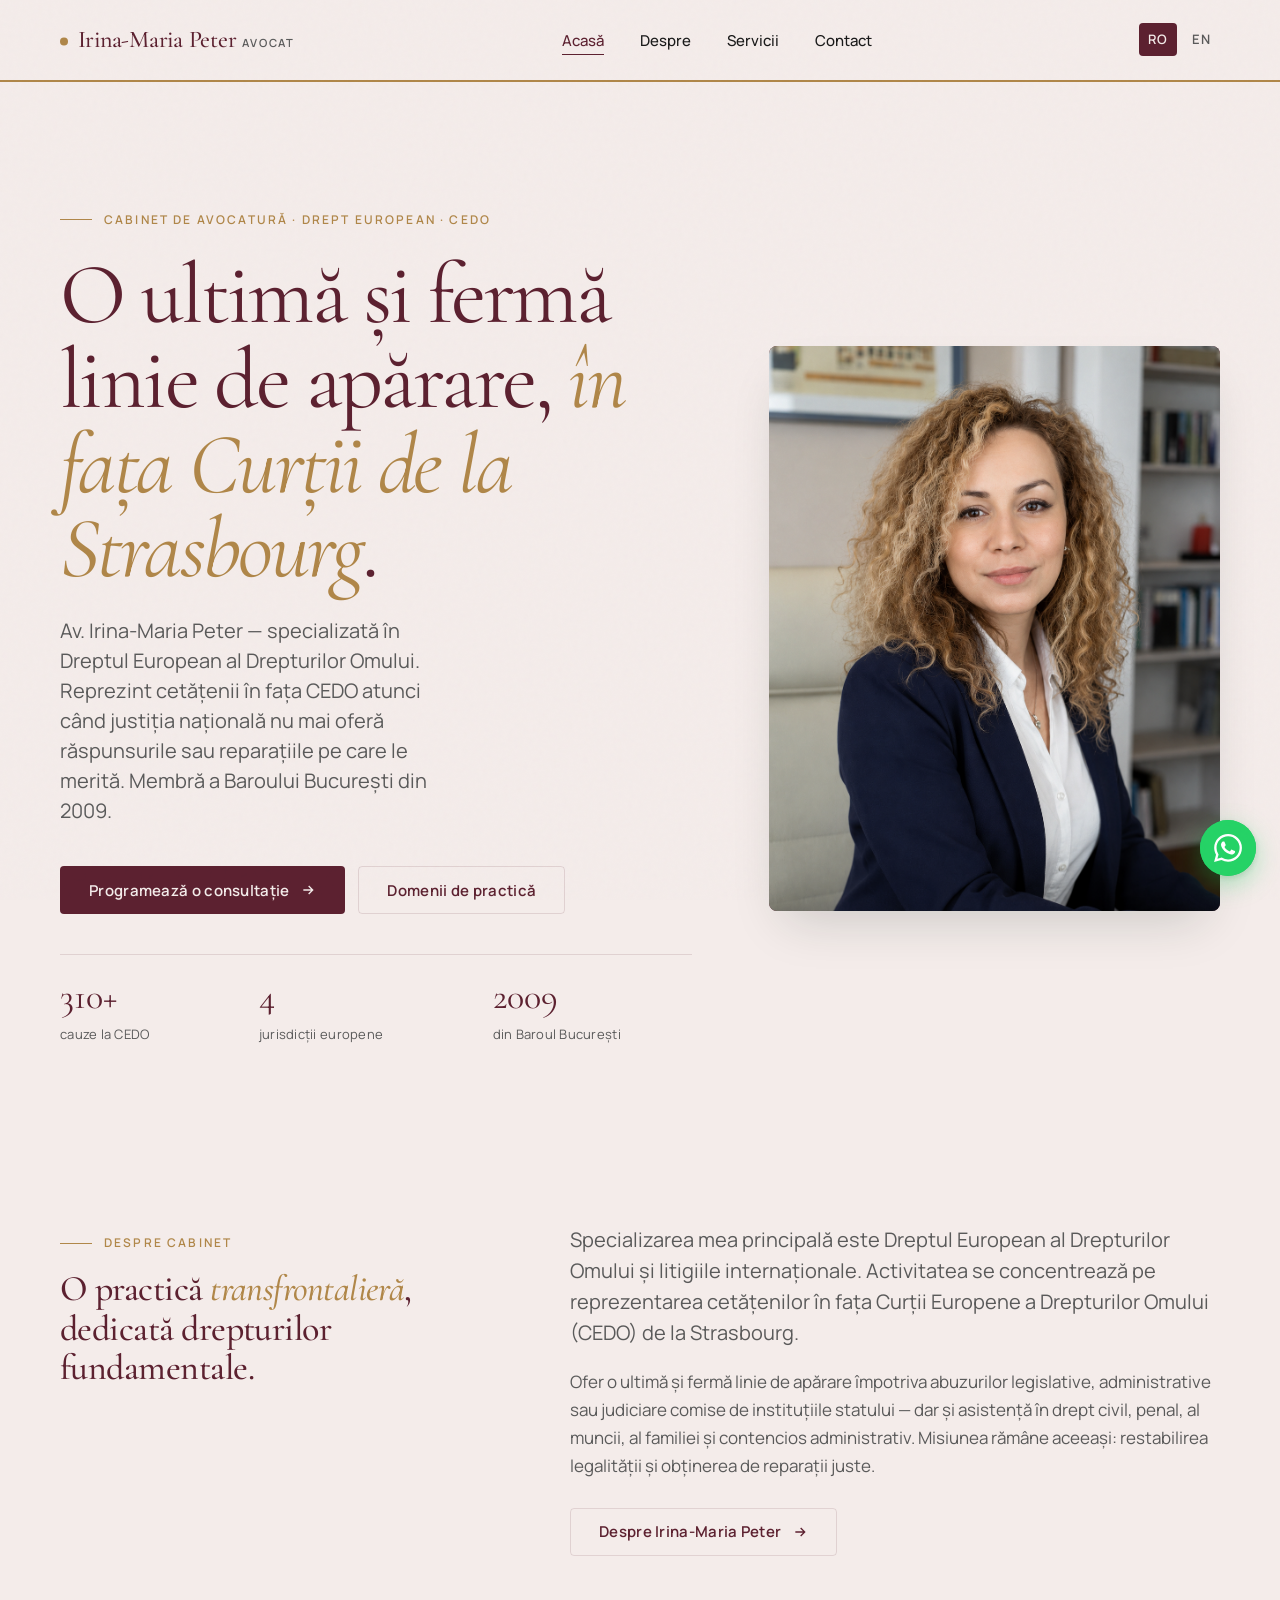
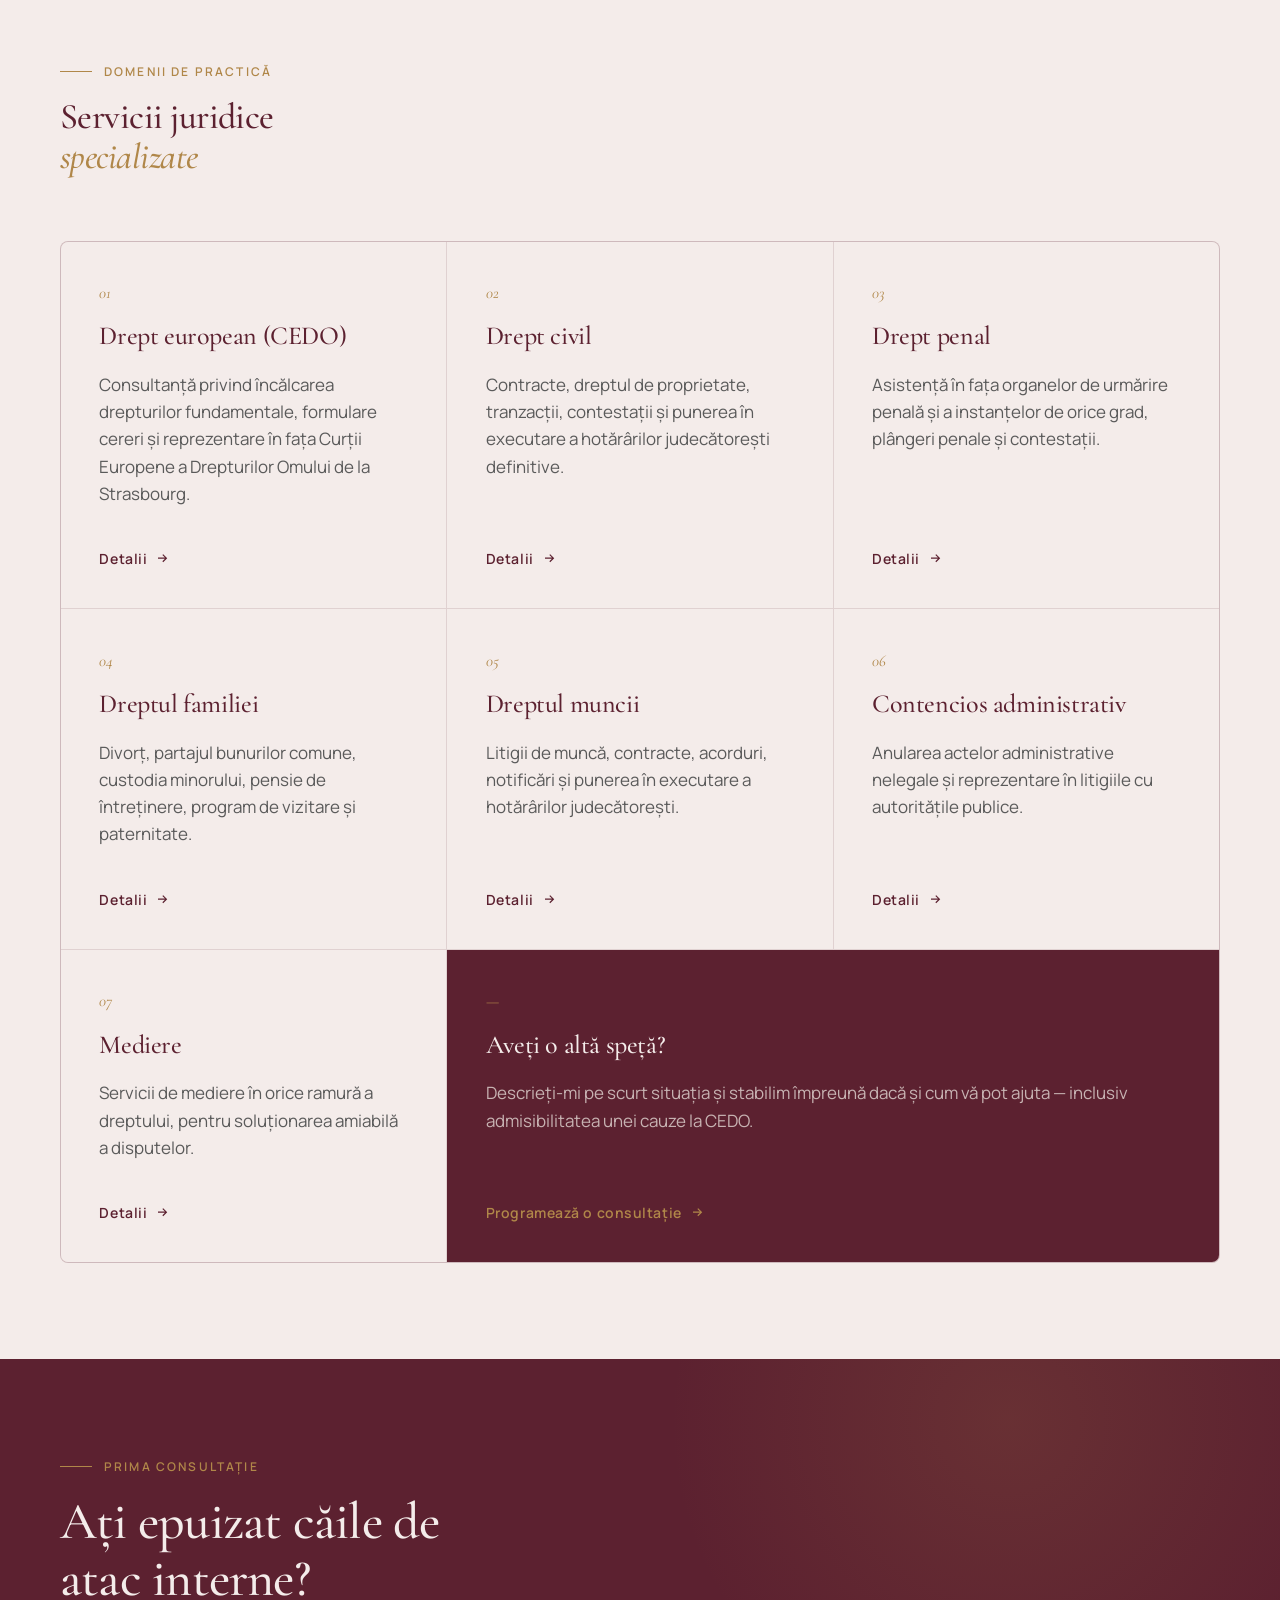
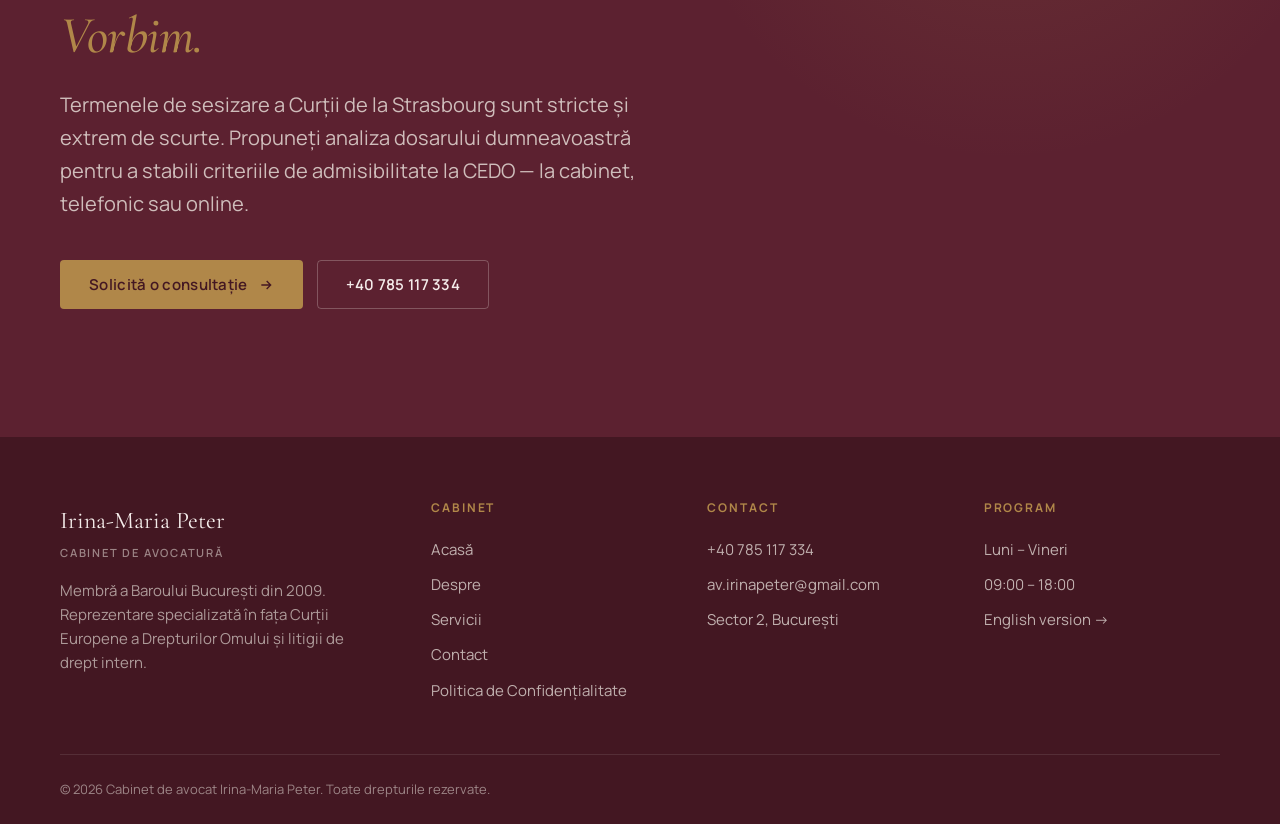
<file: index.html>
<!doctype html>
<html lang="ro">
<head>
  <meta charset="utf-8" />
  <meta name="viewport" content="width=device-width,initial-scale=1" />

  <!-- ============ PRIMARY SEO ============ -->
  <title>Av. Irina-Maria Peter — Avocat CEDO în București | Drepturile Omului și Litigii Internaționale</title>
  <meta name="description" content="Av. Irina-Maria Peter — avocat definitiv în Baroul București din 2009, specializată în Dreptul European al Drepturilor Omului. Peste 310 cauze la CEDO (Strasbourg) și reprezentare în drept civil, penal, al muncii, al familiei, contencios administrativ și mediere." />
  <meta name="keywords" content="avocat CEDO, avocat drepturile omului, avocat Strasbourg, Curtea Europeană a Drepturilor Omului, avocat București, litigii internaționale, Irina-Maria Peter avocat, drept european" />
  <meta name="author" content="Av. Irina-Maria Peter" />
  <meta name="robots" content="index, follow, max-image-preview:large" />
  <link rel="canonical" href="https://avocat-popescu.ro/" />

  <!-- ============ HREFLANG (multilingual) ============ -->
  <link rel="alternate" hreflang="ro" href="https://avocat-popescu.ro/" />
  <link rel="alternate" hreflang="en" href="https://avocat-popescu.ro/en/" />
  <link rel="alternate" hreflang="x-default" href="https://avocat-popescu.ro/" />

  <!-- ============ OPEN GRAPH / SOCIAL ============ -->
  <meta property="og:type" content="website" />
  <meta property="og:locale" content="ro_RO" />
  <meta property="og:locale:alternate" content="en_US" />
  <meta property="og:site_name" content="Av. Irina-Maria Peter" />
  <meta property="og:title" content="Av. Irina-Maria Peter — Avocat CEDO în București" />
  <meta property="og:description" content="Avocat specializată în Dreptul European al Drepturilor Omului. Peste 310 cauze la CEDO — o ultimă și fermă linie de apărare la Strasbourg." />
  <meta property="og:url" content="https://avocat-popescu.ro/" />
  <meta property="og:image" content="https://avocat-popescu.ro/assets/og-image.jpg" />
  <meta property="og:image:width" content="1200" />
  <meta property="og:image:height" content="630" />

  <meta name="twitter:card" content="summary_large_image" />
  <meta name="twitter:title" content="Av. Irina-Maria Peter — Avocat CEDO în București" />
  <meta name="twitter:description" content="Avocat specializată în Dreptul European al Drepturilor Omului și litigii internaționale." />
  <meta name="twitter:image" content="https://avocat-popescu.ro/assets/og-image.jpg" />

  <!-- ============ THEME ============ -->
  <meta name="theme-color" content="#5c2130" />
  <meta name="color-scheme" content="light" />

  <!-- ============ FAVICON ============ -->
  <link rel="icon" type="image/svg+xml" href="data:image/svg+xml,%3Csvg xmlns='http://www.w3.org/2000/svg' viewBox='0 0 32 32'%3E%3Crect width='32' height='32' rx='6' fill='%235c2130'/%3E%3Ctext x='50%25' y='50%25' dy='.35em' text-anchor='middle' font-family='Georgia,serif' font-size='18' font-style='italic' fill='%23b08749'%3EI%3C/text%3E%3C/svg%3E" />

  <!-- ============ FONTS ============ -->
  <link rel="preconnect" href="https://fonts.googleapis.com" />
  <link rel="preconnect" href="https://fonts.gstatic.com" crossorigin />
  <link href="https://fonts.googleapis.com/css2?family=Cormorant+Garamond:ital,wght@0,400;0,500;0,600;1,400;1,500&family=Manrope:wght@300;400;500;600;700&display=swap" rel="stylesheet" />

  <!-- ============ STYLES ============ -->
  <link rel="stylesheet" href="assets/styles.css" />

  <!-- ============ STRUCTURED DATA (JSON-LD) ============ -->
  <script type="application/ld+json">
  {
    "@context": "https://schema.org",
    "@graph": [
      {
        "@type": ["LegalService", "LocalBusiness", "Attorney"],
        "@id": "https://avocat-popescu.ro/#organization",
        "name": "Cabinet de avocat Irina-Maria Peter",
        "alternateName": "Av. Irina-Maria Peter",
        "description": "Cabinet de avocatură în București, specializat în Dreptul European al Drepturilor Omului, litigii la CEDO și reprezentare în drept civil, penal, al muncii, al familiei și contencios administrativ.",
        "url": "https://avocat-popescu.ro/",
        "telephone": "+40785117334",
        "email": "av.irinapeter@gmail.com",
        "priceRange": "$$",
        "image": "https://avocat-popescu.ro/assets/og-image.jpg",
        "address": {
          "@type": "PostalAddress",
          "addressLocality": "București",
          "addressRegion": "Sector 2",
          "addressCountry": "RO"
        },
        "geo": {
          "@type": "GeoCoordinates",
          "latitude": "44.4268",
          "longitude": "26.1025"
        },
        "openingHoursSpecification": [
          {
            "@type": "OpeningHoursSpecification",
            "dayOfWeek": ["Monday", "Tuesday", "Wednesday", "Thursday", "Friday"],
            "opens": "09:00",
            "closes": "18:00"
          }
        ],
        "areaServed": [
          { "@type": "Country", "name": "România" },
          { "@type": "Country", "name": "Portugalia" },
          { "@type": "Country", "name": "Franța" },
          { "@type": "Country", "name": "Republica Moldova" }
        ],
        "knowsLanguage": ["ro", "en"],
        "knowsAbout": ["Convenția Europeană a Drepturilor Omului", "Curtea Europeană a Drepturilor Omului", "Drept civil", "Drept penal"],
        "founder": {
          "@id": "https://avocat-popescu.ro/#person"
        }
      },
      {
        "@type": "Person",
        "@id": "https://avocat-popescu.ro/#person",
        "name": "Irina-Maria Peter",
        "honorificPrefix": "Av.",
        "jobTitle": "Avocat definitiv",
        "description": "Avocat definitiv în Baroul București din 2009, specializată în Dreptul European al Drepturilor Omului și litigii internaționale la CEDO.",
        "memberOf": {
          "@type": "Organization",
          "name": "Baroul București"
        },
        "worksFor": {
          "@id": "https://avocat-popescu.ro/#organization"
        }
      },
      {
        "@type": "WebSite",
        "@id": "https://avocat-popescu.ro/#website",
        "url": "https://avocat-popescu.ro/",
        "name": "Av. Irina-Maria Peter",
        "inLanguage": "ro",
        "publisher": { "@id": "https://avocat-popescu.ro/#organization" }
      },
      {
        "@type": "BreadcrumbList",
        "itemListElement": [
          { "@type": "ListItem", "position": 1, "name": "Acasă", "item": "https://avocat-popescu.ro/" }
        ]
      }
    ]
  }
  </script>
</head>

<body>
  <!-- ============ HEADER ============ -->
  <header class="site-header">
    <div class="container">
      <nav class="nav" aria-label="Navigare principală">
        <a href="index.html" class="brand" aria-label="Av. Irina-Maria Peter — Acasă">
          <span class="brand-mark" aria-hidden="true"></span>
          <span>Irina-Maria Peter <small>Avocat</small></span>
        </a>

        <ul class="nav-links" data-open="false">
          <li><a href="index.html" aria-current="page">Acasă</a></li>
          <li><a href="despre.html">Despre</a></li>
          <li><a href="servicii.html">Servicii</a></li>
          <li><a href="contact.html">Contact</a></li>
        </ul>

        <div class="nav-right">
          <div class="lang-switch" aria-label="Selectare limbă">
            <a href="index.html" class="active" aria-current="true">RO</a>
            <a href="en/index.html">EN</a>
          </div>
          <button class="nav-toggle" type="button" aria-expanded="false" aria-controls="nav-links" aria-label="Deschide meniul">
            <span></span>
          </button>
        </div>
      </nav>
    </div>
  </header>

  <main>
    <!-- ============ HERO ============ -->
    <section class="hero">
      <div class="container">
        <div class="hero-grid">
          <div class="hero-content">
            <div class="hero-meta fade-up">
              <span class="eyebrow">Cabinet de avocatură · Drept european · CEDO</span>
            </div>

            <h1 class="fade-up delay-1">
              O ultimă și fermă linie de apărare, <em>în fața Curții de la Strasbourg</em>.
            </h1>

            <p class="hero-tagline fade-up delay-2">
              Av. Irina-Maria Peter — specializată în Dreptul European al Drepturilor Omului. Reprezint cetățenii în fața CEDO atunci când justiția națională nu mai oferă răspunsurile sau reparațiile pe care le merită. Membră a Baroului București din 2009.
            </p>

            <div class="hero-actions fade-up delay-3">
              <a href="contact.html" class="btn btn-primary btn-arrow">
                Programează o consultație
                <svg viewBox="0 0 24 24" fill="none" stroke="currentColor" stroke-width="2"><path d="M5 12h14M13 6l6 6-6 6"/></svg>
              </a>
              <a href="servicii.html" class="btn btn-ghost">Domenii de practică</a>
            </div>

            <div class="hero-stats fade-up delay-4">
              <div class="hero-stat">
                <span class="num">310+</span>
                <span class="label">cauze la CEDO</span>
              </div>
              <div class="hero-stat">
                <span class="num">4</span>
                <span class="label">jurisdicții europene</span>
              </div>
              <div class="hero-stat">
                <span class="num">2009</span>
                <span class="label">din Baroul București</span>
              </div>
            </div>
          </div>

          <div class="hero-visual fade-up delay-2">
            <div class="hero-portrait">
              <div class="hero-decoration" aria-hidden="true"></div>
                <img src="assets/portrait.png" alt="Av. Irina-Maria Peter" />
              <!-- <div class="hero-portrait-placeholder" aria-hidden="true">
                <svg viewBox="0 0 24 24" fill="none" stroke-width="1"><circle cx="12" cy="8" r="4"/><path d="M4 22c0-4.4 3.6-8 8-8s8 3.6 8 8"/></svg>
                <span>Fotografie<br>profesională</span>
              </div> -->
            </div>
          </div>
        </div>

        <span class="hero-bg-letter" aria-hidden="true">I</span>
      </div>
    </section>

    <!-- ============ INTRO / ABOUT ============ -->
    <section class="section">
      <div class="container">
        <div class="two-col reveal">
          <div>
            <span class="eyebrow">Despre cabinet</span>
            <h2 style="margin-top: 1rem;">O practică <em style="font-style:italic;color:var(--color-accent)">transfrontalieră</em>, dedicată drepturilor fundamentale.</h2>
          </div>
          <div>
            <p class="lead">
              Specializarea mea principală este Dreptul European al Drepturilor Omului și litigiile internaționale. Activitatea se concentrează pe reprezentarea cetățenilor în fața Curții Europene a Drepturilor Omului (CEDO) de la Strasbourg.
            </p>
            <p style="margin-top:1.25rem; color:var(--color-ink-muted)">
              Ofer o ultimă și fermă linie de apărare împotriva abuzurilor legislative, administrative sau judiciare comise de instituțiile statului — dar și asistență în drept civil, penal, al muncii, al familiei și contencios administrativ. Misiunea rămâne aceeași: restabilirea legalității și obținerea de reparații juste.
            </p>
            <p style="margin-top:1.75rem">
              <a href="despre.html" class="btn btn-ghost btn-arrow">
                Despre Irina-Maria Peter
                <svg viewBox="0 0 24 24" fill="none" stroke="currentColor" stroke-width="2"><path d="M5 12h14M13 6l6 6-6 6"/></svg>
              </a>
            </p>
          </div>
        </div>
      </div>
    </section>

    <!-- ============ SERVICES PREVIEW ============ -->
    <section class="section" style="padding-top:0">
      <div class="container">
        <div class="section-header reveal">
          <span class="eyebrow">Domenii de practică</span>
          <h2>Servicii juridice <em style="font-style:italic;color:var(--color-accent)">specializate</em></h2>
        </div>

        <div class="services-grid reveal">
          <article class="service-card">
            <span class="service-num">01</span>
            <h3>Drept european (CEDO)</h3>
            <p>Consultanță privind încălcarea drepturilor fundamentale, formulare cereri și reprezentare în fața Curții Europene a Drepturilor Omului de la Strasbourg.</p>
            <a href="servicii.html#european" class="service-link">
              Detalii
              <svg viewBox="0 0 24 24" fill="none" stroke="currentColor" stroke-width="2"><path d="M5 12h14M13 6l6 6-6 6"/></svg>
            </a>
          </article>

          <article class="service-card">
            <span class="service-num">02</span>
            <h3>Drept civil</h3>
            <p>Contracte, dreptul de proprietate, tranzacții, contestații și punerea în executare a hotărârilor judecătorești definitive.</p>
            <a href="servicii.html#civil" class="service-link">
              Detalii
              <svg viewBox="0 0 24 24" fill="none" stroke="currentColor" stroke-width="2"><path d="M5 12h14M13 6l6 6-6 6"/></svg>
            </a>
          </article>

          <article class="service-card">
            <span class="service-num">03</span>
            <h3>Drept penal</h3>
            <p>Asistență în fața organelor de urmărire penală și a instanțelor de orice grad, plângeri penale și contestații.</p>
            <a href="servicii.html#penal" class="service-link">
              Detalii
              <svg viewBox="0 0 24 24" fill="none" stroke="currentColor" stroke-width="2"><path d="M5 12h14M13 6l6 6-6 6"/></svg>
            </a>
          </article>

          <article class="service-card">
            <span class="service-num">04</span>
            <h3>Dreptul familiei</h3>
            <p>Divorț, partajul bunurilor comune, custodia minorului, pensie de întreținere, program de vizitare și paternitate.</p>
            <a href="servicii.html#familie" class="service-link">
              Detalii
              <svg viewBox="0 0 24 24" fill="none" stroke="currentColor" stroke-width="2"><path d="M5 12h14M13 6l6 6-6 6"/></svg>
            </a>
          </article>

          <article class="service-card">
            <span class="service-num">05</span>
            <h3>Dreptul muncii</h3>
            <p>Litigii de muncă, contracte, acorduri, notificări și punerea în executare a hotărârilor judecătorești.</p>
            <a href="servicii.html#munca" class="service-link">
              Detalii
              <svg viewBox="0 0 24 24" fill="none" stroke="currentColor" stroke-width="2"><path d="M5 12h14M13 6l6 6-6 6"/></svg>
            </a>
          </article>

          <article class="service-card">
            <span class="service-num">06</span>
            <h3>Contencios administrativ</h3>
            <p>Anularea actelor administrative nelegale și reprezentare în litigiile cu autoritățile publice.</p>
            <a href="servicii.html#administrativ" class="service-link">
              Detalii
              <svg viewBox="0 0 24 24" fill="none" stroke="currentColor" stroke-width="2"><path d="M5 12h14M13 6l6 6-6 6"/></svg>
            </a>
          </article>

          <article class="service-card">
            <span class="service-num">07</span>
            <h3>Mediere</h3>
            <p>Servicii de mediere în orice ramură a dreptului, pentru soluționarea amiabilă a disputelor.</p>
            <a href="servicii.html#mediere" class="service-link">
              Detalii
              <svg viewBox="0 0 24 24" fill="none" stroke="currentColor" stroke-width="2"><path d="M5 12h14M13 6l6 6-6 6"/></svg>
            </a>
          </article>

          <article class="service-card service-cta">
            <span class="service-num">—</span>
            <h3>Aveți o altă speță?</h3>
            <p>Descrieți-mi pe scurt situația și stabilim împreună dacă și cum vă pot ajuta — inclusiv admisibilitatea unei cauze la CEDO.</p>
            <a href="contact.html" class="service-link">
              Programează o consultație
              <svg viewBox="0 0 24 24" fill="none" stroke="currentColor" stroke-width="2"><path d="M5 12h14M13 6l6 6-6 6"/></svg>
            </a>
          </article>
        </div>
      </div>
    </section>

    <!-- ============ CTA STRIP ============ -->
    <section class="cta-strip">
      <div class="container">
        <div class="reveal">
          <span class="eyebrow" style="color:var(--color-accent)">Prima consultație</span>
          <h2 style="margin-top:1rem">Ați epuizat căile de atac interne? <em>Vorbim.</em></h2>
          <p>Termenele de sesizare a Curții de la Strasbourg sunt stricte și extrem de scurte. Propuneți analiza dosarului dumneavoastră pentru a stabili criteriile de admisibilitate la CEDO — la cabinet, telefonic sau online.</p>
          <div class="hero-actions">
            <a href="contact.html" class="btn btn-primary btn-arrow">
              Solicită o consultație
              <svg viewBox="0 0 24 24" fill="none" stroke="currentColor" stroke-width="2"><path d="M5 12h14M13 6l6 6-6 6"/></svg>
            </a>
            <a href="tel:+40785117334" class="btn btn-ghost">+40 785 117 334</a>
          </div>
        </div>
      </div>
    </section>
  </main>

  <!-- ============ FOOTER ============ -->
  <footer class="site-footer">
    <div class="container">
      <div class="footer-grid">
        <div>
          <span class="footer-brand">
            Irina-Maria Peter
            <small>Cabinet de avocatură</small>
          </span>
          <p style="color:rgba(245,241,234,0.6); max-width:32ch; font-size:0.9375rem; line-height:1.6">
            Membră a Baroului București din 2009. Reprezentare specializată în fața Curții Europene a Drepturilor Omului și litigii de drept intern.
          </p>
        </div>

        <div class="footer-col">
          <h4>Cabinet</h4>
          <ul>
            <li><a href="index.html">Acasă</a></li>
            <li><a href="despre.html">Despre</a></li>
            <li><a href="servicii.html">Servicii</a></li>
            <li><a href="contact.html">Contact</a></li>
            <li><a href="politica-confidentialitate.html">Politica de Confidențialitate</a></li>
          </ul>
        </div>

        <div class="footer-col">
          <h4>Contact</h4>
          <ul>
            <li><a href="tel:+40785117334">+40 785 117 334</a></li>
            <li><a href="mailto:av.irinapeter@gmail.com">av.irinapeter@gmail.com</a></li>
            <li>Sector 2, București</li>
          </ul>
        </div>

        <div class="footer-col">
          <h4>Program</h4>
          <ul>
            <li>Luni – Vineri</li>
            <li>09:00 – 18:00</li>
            <li style="margin-top:0.5rem"><a href="en/index.html">English version →</a></li>
          </ul>
        </div>
      </div>

      <div class="footer-meta">
        <span>© <span data-year>2026</span> Cabinet de avocat Irina-Maria Peter. Toate drepturile rezervate.</span>
      </div>
    </div>
  </footer>

  <script src="assets/script.js" defer></script>
</body>
</html>
</file>
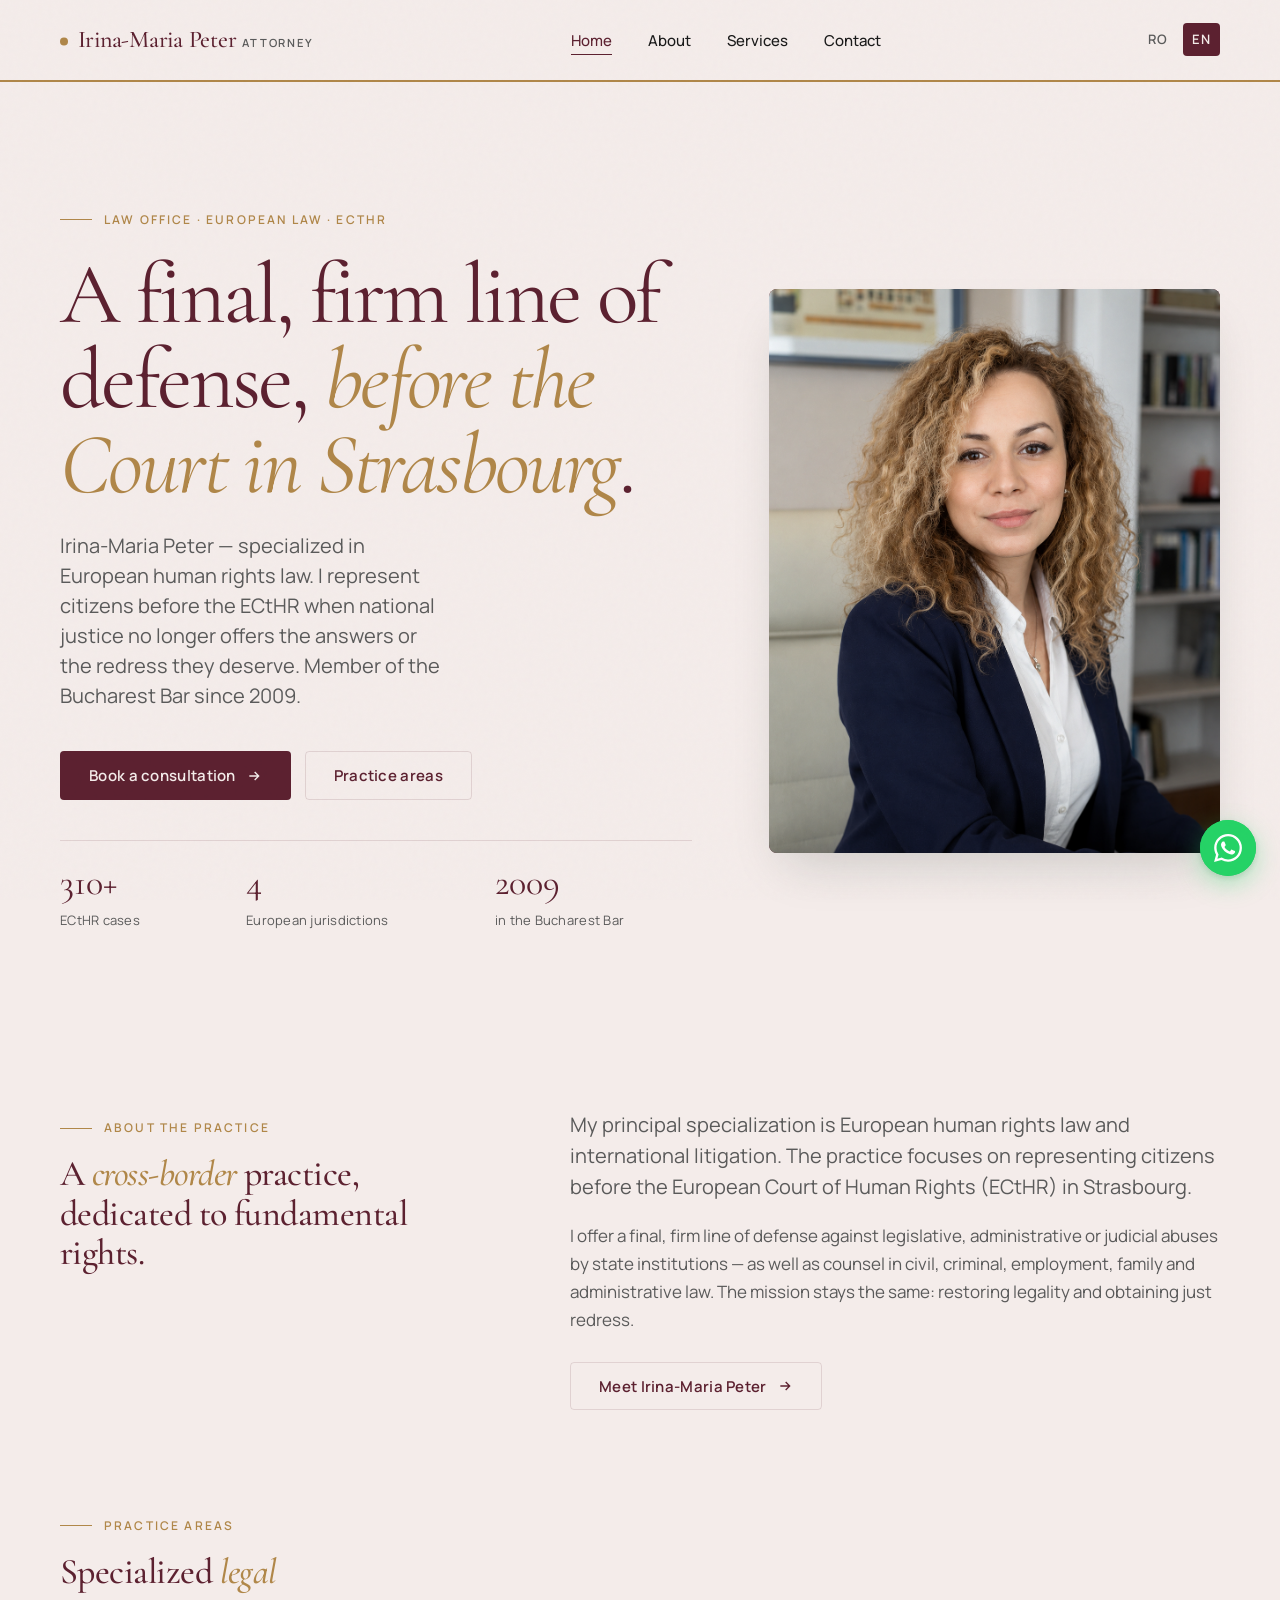
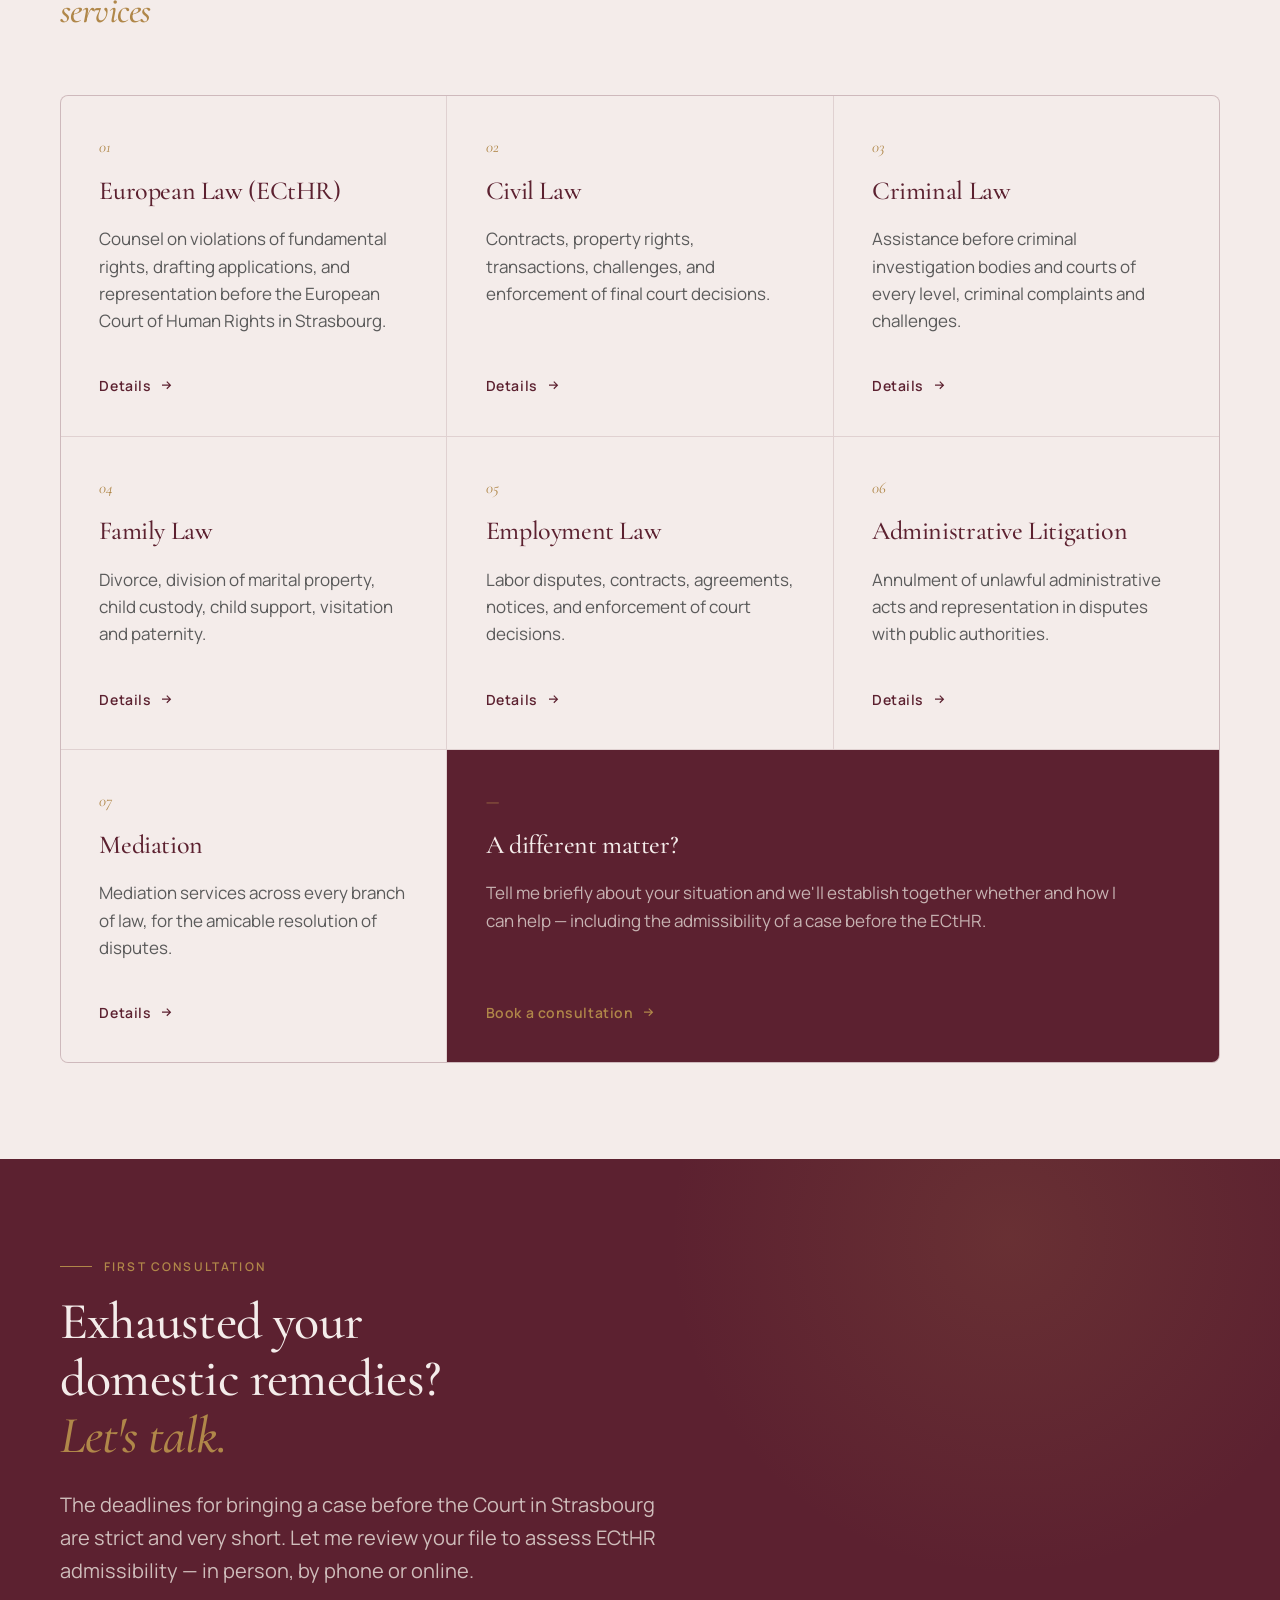
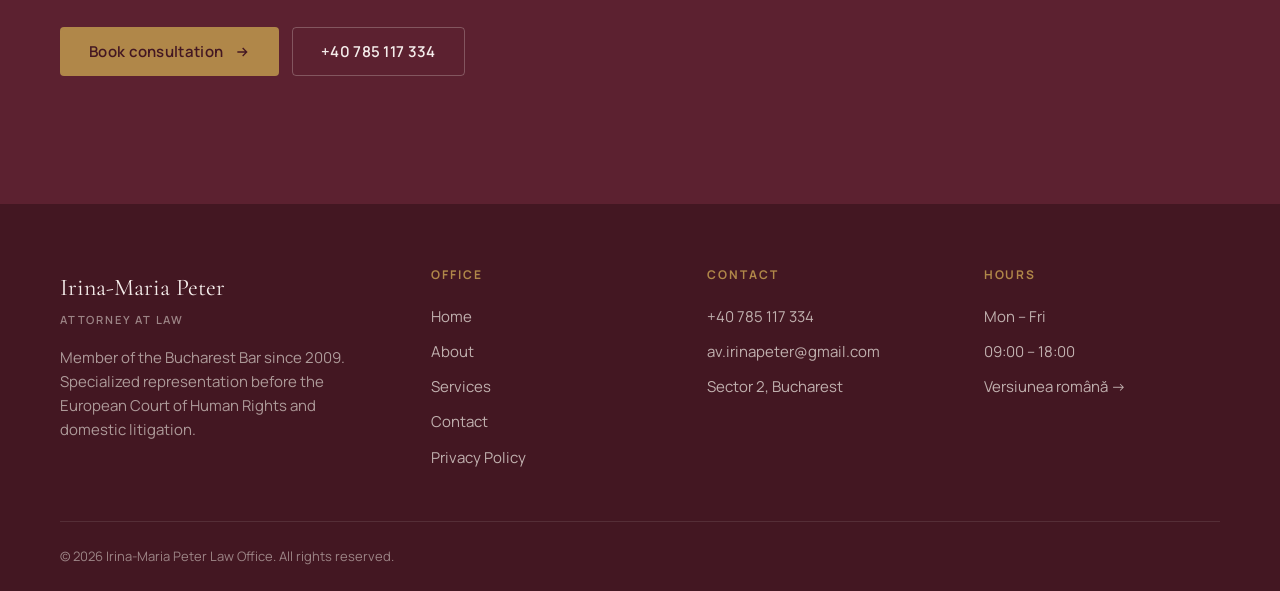
<file: en/index.html>
<!doctype html>
<html lang="en">
<head>
  <meta charset="utf-8" />
  <meta name="viewport" content="width=device-width,initial-scale=1" />

  <title>Irina-Maria Peter, Attorney at Law — ECtHR & Human Rights Litigation | Bucharest</title>
  <meta name="description" content="Irina-Maria Peter — attorney in the Bucharest Bar since 2009, specialized in European human rights law. 310+ cases before the European Court of Human Rights (Strasbourg), plus civil, criminal, employment, family and administrative law." />
  <meta name="keywords" content="ECHR lawyer, human rights attorney, Strasbourg lawyer, European Court of Human Rights, Bucharest attorney, international litigation, Irina-Maria Peter attorney, European law Romania" />
  <meta name="author" content="Irina-Maria Peter" />
  <meta name="robots" content="index, follow, max-image-preview:large" />
  <link rel="canonical" href="https://avocat-popescu.ro/en/" />

  <link rel="alternate" hreflang="ro" href="https://avocat-popescu.ro/" />
  <link rel="alternate" hreflang="en" href="https://avocat-popescu.ro/en/" />
  <link rel="alternate" hreflang="x-default" href="https://avocat-popescu.ro/" />

  <meta property="og:type" content="website" />
  <meta property="og:locale" content="en_US" />
  <meta property="og:locale:alternate" content="ro_RO" />
  <meta property="og:site_name" content="Irina-Maria Peter, Attorney" />
  <meta property="og:title" content="Irina-Maria Peter, Attorney at Law — ECtHR & Human Rights, Bucharest" />
  <meta property="og:description" content="Attorney specialized in European human rights law. 310+ cases before the ECtHR — a final, firm line of defense in Strasbourg." />
  <meta property="og:url" content="https://avocat-popescu.ro/en/" />
  <meta property="og:image" content="https://avocat-popescu.ro/assets/og-image.jpg" />

  <meta name="twitter:card" content="summary_large_image" />
  <meta name="twitter:title" content="Irina-Maria Peter, Attorney at Law — Bucharest" />
  <meta name="twitter:description" content="Attorney specialized in European human rights law and international litigation." />

  <meta name="theme-color" content="#5c2130" />
  <link rel="icon" type="image/svg+xml" href="data:image/svg+xml,%3Csvg xmlns='http://www.w3.org/2000/svg' viewBox='0 0 32 32'%3E%3Crect width='32' height='32' rx='6' fill='%235c2130'/%3E%3Ctext x='50%25' y='50%25' dy='.35em' text-anchor='middle' font-family='Georgia,serif' font-size='18' font-style='italic' fill='%23b08749'%3EI%3C/text%3E%3C/svg%3E" />

  <link rel="preconnect" href="https://fonts.googleapis.com" />
  <link rel="preconnect" href="https://fonts.gstatic.com" crossorigin />
  <link href="https://fonts.googleapis.com/css2?family=Cormorant+Garamond:ital,wght@0,400;0,500;0,600;1,400;1,500&family=Manrope:wght@300;400;500;600;700&display=swap" rel="stylesheet" />
  <link rel="stylesheet" href="../assets/styles.css" />

  <script type="application/ld+json">
  {
    "@context": "https://schema.org",
    "@graph": [
      {
        "@type": ["LegalService", "LocalBusiness", "Attorney"],
        "@id": "https://avocat-popescu.ro/en/#organization",
        "name": "Irina-Maria Peter Law Office",
        "alternateName": "Irina-Maria Peter, Attorney",
        "description": "Law office in Bucharest specialized in European human rights law, litigation before the ECtHR, and representation in civil, criminal, employment, family and administrative law.",
        "url": "https://avocat-popescu.ro/en/",
        "telephone": "+40785117334",
        "email": "av.irinapeter@gmail.com",
        "priceRange": "$$",
        "image": "https://avocat-popescu.ro/assets/og-image.jpg",
        "address": {
          "@type": "PostalAddress",
          "addressLocality": "Bucharest",
          "addressRegion": "Sector 2",
          "addressCountry": "RO"
        },
        "geo": { "@type": "GeoCoordinates", "latitude": "44.4268", "longitude": "26.1025" },
        "openingHoursSpecification": [{
          "@type": "OpeningHoursSpecification",
          "dayOfWeek": ["Monday","Tuesday","Wednesday","Thursday","Friday"],
          "opens": "09:00", "closes": "18:00"
        }],
        "areaServed": [
          { "@type": "Country", "name": "Romania" },
          { "@type": "Country", "name": "Portugal" },
          { "@type": "Country", "name": "France" },
          { "@type": "Country", "name": "Moldova" }
        ],
        "knowsLanguage": ["ro","en"],
        "knowsAbout": ["European Convention on Human Rights", "European Court of Human Rights", "Civil law", "Criminal law"]
      },
      {
        "@type": "Person",
        "@id": "https://avocat-popescu.ro/en/#person",
        "name": "Irina-Maria Peter",
        "jobTitle": "Attorney at Law",
        "description": "Attorney in the Bucharest Bar since 2009, specialized in European human rights law and international litigation before the ECtHR.",
        "memberOf": { "@type": "Organization", "name": "Bucharest Bar Association" },
        "worksFor": { "@id": "https://avocat-popescu.ro/en/#organization" }
      }
    ]
  }
  </script>
</head>

<body>
  <header class="site-header">
    <div class="container">
      <nav class="nav" aria-label="Main navigation">
        <a href="index.html" class="brand">
          <span class="brand-mark" aria-hidden="true"></span>
          <span>Irina-Maria Peter <small>Attorney</small></span>
        </a>
        <ul class="nav-links" data-open="false">
          <li><a href="index.html" aria-current="page">Home</a></li>
          <li><a href="about.html">About</a></li>
          <li><a href="services.html">Services</a></li>
          <li><a href="contact.html">Contact</a></li>
        </ul>
        <div class="nav-right">
          <div class="lang-switch">
            <a href="../index.html">RO</a>
            <a href="index.html" class="active">EN</a>
          </div>
          <button class="nav-toggle" type="button" aria-expanded="false" aria-label="Open menu"><span></span></button>
        </div>
      </nav>
    </div>
  </header>

  <main>
    <section class="hero">
      <div class="container">
        <div class="hero-grid">
          <div class="hero-content">
            <div class="hero-meta fade-up">
              <span class="eyebrow">Law Office · European Law · ECtHR</span>
            </div>
            <h1 class="fade-up delay-1">
              A final, firm line of defense, <em>before the Court in Strasbourg</em>.
            </h1>
            <p class="hero-tagline fade-up delay-2">
              Irina-Maria Peter — specialized in European human rights law. I represent citizens before the ECtHR when national justice no longer offers the answers or the redress they deserve. Member of the Bucharest Bar since 2009.
            </p>
            <div class="hero-actions fade-up delay-3">
              <a href="contact.html" class="btn btn-primary btn-arrow">
                Book a consultation
                <svg viewBox="0 0 24 24" fill="none" stroke="currentColor" stroke-width="2"><path d="M5 12h14M13 6l6 6-6 6"/></svg>
              </a>
              <a href="services.html" class="btn btn-ghost">Practice areas</a>
            </div>
            <div class="hero-stats fade-up delay-4">
              <div class="hero-stat"><span class="num">310+</span><span class="label">ECtHR cases</span></div>
              <div class="hero-stat"><span class="num">4</span><span class="label">European jurisdictions</span></div>
              <div class="hero-stat"><span class="num">2009</span><span class="label">in the Bucharest Bar</span></div>
            </div>
          </div>
          <div class="hero-visual fade-up delay-2">
            <div class="hero-portrait">
              <div class="hero-decoration" aria-hidden="true"></div>
              <img src="../assets/portrait.png" alt="Irina-Maria Peter, Attorney at Law" />
            </div>
          </div>
        </div>
        <span class="hero-bg-letter" aria-hidden="true">I</span>
      </div>
    </section>

    <section class="section">
      <div class="container">
        <div class="two-col reveal">
          <div>
            <span class="eyebrow">About the practice</span>
            <h2 style="margin-top:1rem">A <em style="font-style:italic;color:var(--color-accent)">cross-border</em> practice, dedicated to fundamental rights.</h2>
          </div>
          <div>
            <p class="lead">
              My principal specialization is European human rights law and international litigation. The practice focuses on representing citizens before the European Court of Human Rights (ECtHR) in Strasbourg.
            </p>
            <p style="margin-top:1.25rem; color:var(--color-ink-muted)">
              I offer a final, firm line of defense against legislative, administrative or judicial abuses by state institutions — as well as counsel in civil, criminal, employment, family and administrative law. The mission stays the same: restoring legality and obtaining just redress.
            </p>
            <p style="margin-top:1.75rem">
              <a href="about.html" class="btn btn-ghost btn-arrow">
                Meet Irina-Maria Peter
                <svg viewBox="0 0 24 24" fill="none" stroke="currentColor" stroke-width="2"><path d="M5 12h14M13 6l6 6-6 6"/></svg>
              </a>
            </p>
          </div>
        </div>
      </div>
    </section>

    <section class="section" style="padding-top:0">
      <div class="container">
        <div class="section-header reveal">
          <span class="eyebrow">Practice areas</span>
          <h2>Specialized <em style="font-style:italic;color:var(--color-accent)">legal services</em></h2>
        </div>
        <div class="services-grid reveal">
          <article class="service-card">
            <span class="service-num">01</span>
            <h3>European Law (ECtHR)</h3>
            <p>Counsel on violations of fundamental rights, drafting applications, and representation before the European Court of Human Rights in Strasbourg.</p>
            <a href="services.html#european" class="service-link">Details
              <svg viewBox="0 0 24 24" fill="none" stroke="currentColor" stroke-width="2"><path d="M5 12h14M13 6l6 6-6 6"/></svg></a>
          </article>
          <article class="service-card">
            <span class="service-num">02</span>
            <h3>Civil Law</h3>
            <p>Contracts, property rights, transactions, challenges, and enforcement of final court decisions.</p>
            <a href="services.html#civil" class="service-link">Details
              <svg viewBox="0 0 24 24" fill="none" stroke="currentColor" stroke-width="2"><path d="M5 12h14M13 6l6 6-6 6"/></svg></a>
          </article>
          <article class="service-card">
            <span class="service-num">03</span>
            <h3>Criminal Law</h3>
            <p>Assistance before criminal investigation bodies and courts of every level, criminal complaints and challenges.</p>
            <a href="services.html#criminal" class="service-link">Details
              <svg viewBox="0 0 24 24" fill="none" stroke="currentColor" stroke-width="2"><path d="M5 12h14M13 6l6 6-6 6"/></svg></a>
          </article>
          <article class="service-card">
            <span class="service-num">04</span>
            <h3>Family Law</h3>
            <p>Divorce, division of marital property, child custody, child support, visitation and paternity.</p>
            <a href="services.html#family" class="service-link">Details
              <svg viewBox="0 0 24 24" fill="none" stroke="currentColor" stroke-width="2"><path d="M5 12h14M13 6l6 6-6 6"/></svg></a>
          </article>
          <article class="service-card">
            <span class="service-num">05</span>
            <h3>Employment Law</h3>
            <p>Labor disputes, contracts, agreements, notices, and enforcement of court decisions.</p>
            <a href="services.html#employment" class="service-link">Details
              <svg viewBox="0 0 24 24" fill="none" stroke="currentColor" stroke-width="2"><path d="M5 12h14M13 6l6 6-6 6"/></svg></a>
          </article>
          <article class="service-card">
            <span class="service-num">06</span>
            <h3>Administrative Litigation</h3>
            <p>Annulment of unlawful administrative acts and representation in disputes with public authorities.</p>
            <a href="services.html#administrative" class="service-link">Details
              <svg viewBox="0 0 24 24" fill="none" stroke="currentColor" stroke-width="2"><path d="M5 12h14M13 6l6 6-6 6"/></svg></a>
          </article>
          <article class="service-card">
            <span class="service-num">07</span>
            <h3>Mediation</h3>
            <p>Mediation services across every branch of law, for the amicable resolution of disputes.</p>
            <a href="services.html#mediation" class="service-link">Details
              <svg viewBox="0 0 24 24" fill="none" stroke="currentColor" stroke-width="2"><path d="M5 12h14M13 6l6 6-6 6"/></svg></a>
          </article>

          <article class="service-card service-cta">
            <span class="service-num">—</span>
            <h3>A different matter?</h3>
            <p>Tell me briefly about your situation and we'll establish together whether and how I can help — including the admissibility of a case before the ECtHR.</p>
            <a href="contact.html" class="service-link">Book a consultation
              <svg viewBox="0 0 24 24" fill="none" stroke="currentColor" stroke-width="2"><path d="M5 12h14M13 6l6 6-6 6"/></svg></a>
          </article>
        </div>
      </div>
    </section>

    <section class="cta-strip">
      <div class="container">
        <div class="reveal">
          <span class="eyebrow" style="color:var(--color-accent)">First consultation</span>
          <h2 style="margin-top:1rem">Exhausted your domestic remedies? <em>Let's talk.</em></h2>
          <p>The deadlines for bringing a case before the Court in Strasbourg are strict and very short. Let me review your file to assess ECtHR admissibility — in person, by phone or online.</p>
          <div class="hero-actions">
            <a href="contact.html" class="btn btn-primary btn-arrow">Book consultation
              <svg viewBox="0 0 24 24" fill="none" stroke="currentColor" stroke-width="2"><path d="M5 12h14M13 6l6 6-6 6"/></svg></a>
            <a href="tel:+40785117334" class="btn btn-ghost">+40 785 117 334</a>
          </div>
        </div>
      </div>
    </section>
  </main>

  <footer class="site-footer">
    <div class="container">
      <div class="footer-grid">
        <div>
          <span class="footer-brand">Irina-Maria Peter<small>Attorney at Law</small></span>
          <p style="color:rgba(245,241,234,0.6); max-width:32ch; font-size:0.9375rem; line-height:1.6">
            Member of the Bucharest Bar since 2009. Specialized representation before the European Court of Human Rights and domestic litigation.
          </p>
        </div>
        <div class="footer-col">
          <h4>Office</h4>
          <ul>
            <li><a href="index.html">Home</a></li>
            <li><a href="about.html">About</a></li>
            <li><a href="services.html">Services</a></li>
            <li><a href="contact.html">Contact</a></li>
            <li><a href="privacy-policy.html">Privacy Policy</a></li>
          </ul>
        </div>
        <div class="footer-col">
          <h4>Contact</h4>
          <ul>
            <li><a href="tel:+40785117334">+40 785 117 334</a></li>
            <li><a href="mailto:av.irinapeter@gmail.com">av.irinapeter@gmail.com</a></li>
            <li>Sector 2, Bucharest</li>
          </ul>
        </div>
        <div class="footer-col">
          <h4>Hours</h4>
          <ul>
            <li>Mon – Fri</li>
            <li>09:00 – 18:00</li>
            <li style="margin-top:0.5rem"><a href="../index.html">Versiunea română →</a></li>
          </ul>
        </div>
      </div>
      <div class="footer-meta">
        <span>© <span data-year>2026</span> Irina-Maria Peter Law Office. All rights reserved.</span>
      </div>
    </div>
  </footer>

  <script src="../assets/script.js" defer></script>
</body>
</html>
</file>
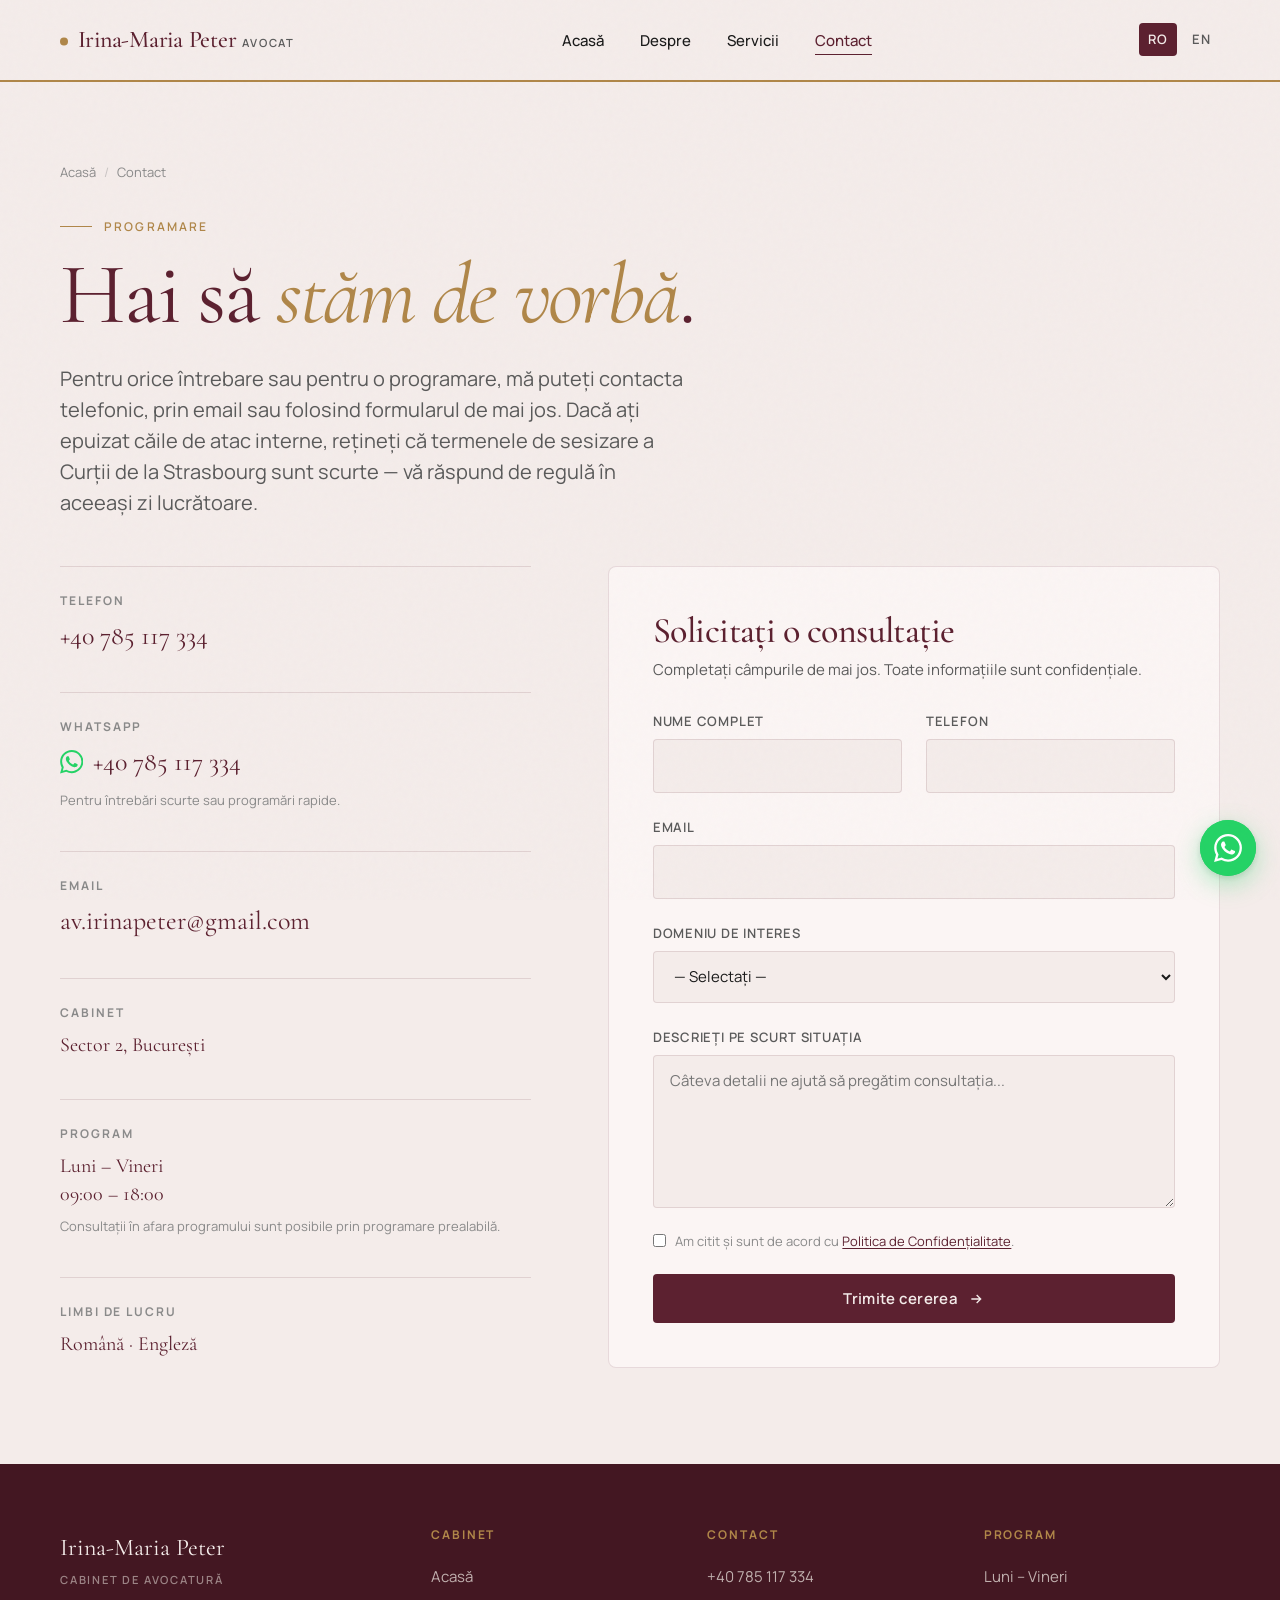
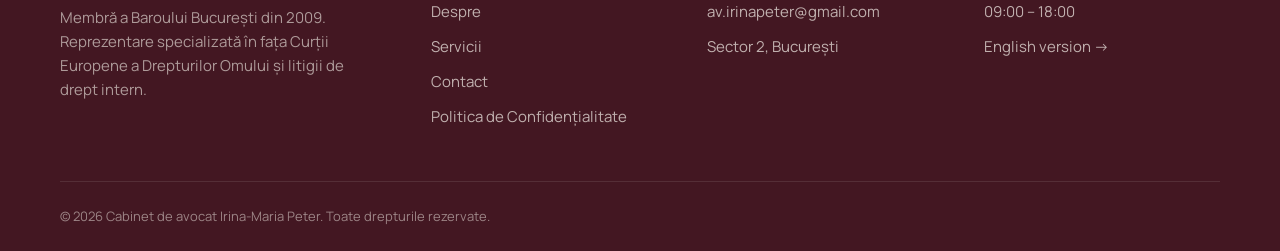
<file: contact.html>
<!doctype html>
<html lang="ro">
<head>
  <meta charset="utf-8" />
  <meta name="viewport" content="width=device-width,initial-scale=1" />

  <title>Contact — Programare consultație la Av. Irina-Maria Peter | Cabinet București</title>
  <meta name="description" content="Programați o consultație juridică la Cabinetul Av. Irina-Maria Peter din București. Adresă, telefon, email și formular de contact. Consultații la cabinet, telefonic sau online — inclusiv privind admisibilitatea unei cauze la CEDO." />
  <meta name="robots" content="index, follow, max-image-preview:large" />
  <link rel="canonical" href="https://avocat-popescu.ro/contact.html" />

  <link rel="alternate" hreflang="ro" href="https://avocat-popescu.ro/contact.html" />
  <link rel="alternate" hreflang="en" href="https://avocat-popescu.ro/en/contact.html" />
  <link rel="alternate" hreflang="x-default" href="https://avocat-popescu.ro/contact.html" />

  <meta property="og:type" content="website" />
  <meta property="og:locale" content="ro_RO" />
  <meta property="og:title" content="Contact — Av. Irina-Maria Peter" />
  <meta property="og:description" content="Programați o consultație juridică în București." />
  <meta property="og:url" content="https://avocat-popescu.ro/contact.html" />
  <meta property="og:image" content="https://avocat-popescu.ro/assets/og-image.jpg" />

  <meta name="theme-color" content="#5c2130" />
  <link rel="icon" type="image/svg+xml" href="data:image/svg+xml,%3Csvg xmlns='http://www.w3.org/2000/svg' viewBox='0 0 32 32'%3E%3Crect width='32' height='32' rx='6' fill='%235c2130'/%3E%3Ctext x='50%25' y='50%25' dy='.35em' text-anchor='middle' font-family='Georgia,serif' font-size='18' font-style='italic' fill='%23b08749'%3EI%3C/text%3E%3C/svg%3E" />

  <link rel="preconnect" href="https://fonts.googleapis.com" />
  <link rel="preconnect" href="https://fonts.gstatic.com" crossorigin />
  <link href="https://fonts.googleapis.com/css2?family=Cormorant+Garamond:ital,wght@0,400;0,500;0,600;1,400;1,500&family=Manrope:wght@300;400;500;600;700&display=swap" rel="stylesheet" />
  <link rel="stylesheet" href="assets/styles.css" />

  <script type="application/ld+json">
  {
    "@context": "https://schema.org",
    "@type": "ContactPage",
    "name": "Contact - Av. Irina-Maria Peter",
    "url": "https://avocat-popescu.ro/contact.html",
    "mainEntity": {
      "@type": "LegalService",
      "name": "Av. Irina-Maria Peter",
      "telephone": "+40785117334",
      "email": "av.irinapeter@gmail.com",
      "address": {
        "@type": "PostalAddress",
        "addressLocality": "București",
        "addressRegion": "Sector 2",
        "addressCountry": "RO"
      }
    },
    "breadcrumb": {
      "@type": "BreadcrumbList",
      "itemListElement": [
        { "@type": "ListItem", "position": 1, "name": "Acasă", "item": "https://avocat-popescu.ro/" },
        { "@type": "ListItem", "position": 2, "name": "Contact", "item": "https://avocat-popescu.ro/contact.html" }
      ]
    }
  }
  </script>
</head>

<body>
  <header class="site-header">
    <div class="container">
      <nav class="nav" aria-label="Navigare principală">
        <a href="index.html" class="brand">
          <span class="brand-mark" aria-hidden="true"></span>
          <span>Irina-Maria Peter <small>Avocat</small></span>
        </a>
        <ul class="nav-links" data-open="false">
          <li><a href="index.html">Acasă</a></li>
          <li><a href="despre.html">Despre</a></li>
          <li><a href="servicii.html">Servicii</a></li>
          <li><a href="contact.html" aria-current="page">Contact</a></li>
        </ul>
        <div class="nav-right">
          <div class="lang-switch">
            <a href="contact.html" class="active">RO</a>
            <a href="en/contact.html">EN</a>
          </div>
          <button class="nav-toggle" type="button" aria-expanded="false" aria-label="Deschide meniul"><span></span></button>
        </div>
      </nav>
    </div>
  </header>

  <main>
    <section class="page-header">
      <div class="container">
        <nav class="breadcrumb" aria-label="Breadcrumb">
          <a href="index.html">Acasă</a>
          <span class="breadcrumb-sep">/</span>
          <span>Contact</span>
        </nav>
        <span class="eyebrow fade-up">Programare</span>
        <h1 class="fade-up delay-1">
          Hai să <em>stăm de vorbă</em>.
        </h1>
        <p class="lead fade-up delay-2">
          Pentru orice întrebare sau pentru o programare, mă puteți contacta telefonic, prin email sau folosind formularul de mai jos. Dacă ați epuizat căile de atac interne, rețineți că termenele de sesizare a Curții de la Strasbourg sunt scurte — vă răspund de regulă în aceeași zi lucrătoare.
        </p>
      </div>
    </section>

    <section class="section" style="padding-top:0">
      <div class="container">
        <div class="contact-grid reveal">

          <div class="contact-info">
            <div class="contact-block">
              <div class="label">Telefon</div>
              <a href="tel:+40785117334" class="value">+40 785 117 334</a>
            </div>

            <div class="contact-block">
              <div class="label">WhatsApp</div>
              <a href="https://wa.me/40785117334?text=Bun%C4%83%20ziua%2C%20a%C8%99%20dori%20s%C4%83%20programez%20o%20consulta%C8%9Bie."
                 class="value contact-whatsapp"
                 target="_blank"
                 rel="noopener">
                <svg viewBox="0 0 24 24" fill="currentColor" aria-hidden="true">
                  <path d="M17.472 14.382c-.297-.149-1.758-.867-2.03-.967-.273-.099-.471-.148-.67.15-.197.297-.767.966-.94 1.164-.173.199-.347.223-.644.075-.297-.15-1.255-.463-2.39-1.475-.883-.788-1.48-1.761-1.653-2.059-.173-.297-.018-.458.13-.606.134-.133.298-.347.446-.52.149-.174.198-.298.298-.497.099-.198.05-.371-.025-.52-.075-.149-.669-1.612-.916-2.207-.242-.579-.487-.5-.669-.51-.173-.008-.371-.01-.57-.01-.198 0-.52.074-.792.372-.272.297-1.04 1.016-1.04 2.479 0 1.462 1.065 2.875 1.213 3.074.149.198 2.096 3.2 5.077 4.487.709.306 1.262.489 1.694.625.712.227 1.36.195 1.871.118.571-.085 1.758-.719 2.006-1.413.248-.694.248-1.289.173-1.413-.074-.124-.272-.198-.57-.347m-5.421 7.403h-.004a9.87 9.87 0 01-5.031-1.378l-.361-.214-3.741.982.998-3.648-.235-.374a9.86 9.86 0 01-1.51-5.26c.001-5.45 4.436-9.884 9.888-9.884 2.64 0 5.122 1.03 6.988 2.898a9.825 9.825 0 012.893 6.994c-.003 5.45-4.437 9.884-9.885 9.884m8.413-18.297A11.815 11.815 0 0012.05 0C5.495 0 .16 5.335.157 11.892c0 2.096.547 4.142 1.588 5.945L.057 24l6.305-1.654a11.882 11.882 0 005.683 1.448h.005c6.554 0 11.89-5.335 11.893-11.893a11.821 11.821 0 00-3.48-8.413z"/>
                </svg>
                <span>+40 785 117 334</span>
              </a>
              <p class="form-note" style="margin-top:0.5rem">
                Pentru întrebări scurte sau programări rapide.
              </p>
            </div>

            <div class="contact-block">
              <div class="label">Email</div>
              <a href="mailto:av.irinapeter@gmail.com" class="value">av.irinapeter@gmail.com</a>
            </div>

            <div class="contact-block">
              <div class="label">Cabinet</div>
              <span class="value" style="font-size:1.25rem; line-height:1.4">
                Sector 2, București
              </span>
            </div>

            <div class="contact-block">
              <div class="label">Program</div>
              <span class="value" style="font-size:1.25rem; line-height:1.4">
                Luni – Vineri<br>
                09:00 – 18:00
              </span>
              <p class="form-note" style="margin-top:0.5rem">
                Consultații în afara programului sunt posibile prin programare prealabilă.
              </p>
            </div>

            <div class="contact-block">
              <div class="label">Limbi de lucru</div>
              <span class="value" style="font-size:1.25rem">Română · Engleză</span>
            </div>
          </div>

          <!-- Web3Forms — înlocuiește value din access_key cu cheia ta reală de pe web3forms.com -->
          <form class="form-card" action="https://api.web3forms.com/submit" method="POST">
            <input type="hidden" name="access_key" value="f4cdccfe-3b60-4588-b2b1-0d68514e0ada" />
            <input type="hidden" name="subject" value="Solicitare consultație — site Av. Irina-Maria Peter" />
            <input type="hidden" name="from_name" value="Site Av. Irina-Maria Peter" />
            <input type="hidden" name="Versiune politica" value="v1-2026-09-26" />
            <h2 style="margin-bottom:0.5rem">Solicitați o consultație</h2>
            <p style="color:var(--color-ink-muted); margin-bottom:1.75rem; font-size:0.9375rem">
              Completați câmpurile de mai jos. Toate informațiile sunt confidențiale.
            </p>

            <div class="form-row">
              <div class="form-field">
                <label for="nume">Nume complet</label>
                <input type="text" id="nume" name="name" required autocomplete="name" />
              </div>
              <div class="form-field">
                <label for="telefon">Telefon</label>
                <input type="tel" id="telefon" name="phone" autocomplete="tel" />
              </div>
            </div>

            <div class="form-field">
              <label for="email">Email</label>
              <input type="email" id="email" name="email" autocomplete="email" />
            </div>

            <div class="form-field">
              <label for="domeniu">Domeniu de interes</label>
              <select id="domeniu" name="practice_area" required>
                <option value="">— Selectați —</option>
                <option>Drept european (CEDO)</option>
                <option>Drept civil</option>
                <option>Drept penal</option>
                <option>Dreptul familiei</option>
                <option>Dreptul muncii</option>
                <option>Drept contencios administrativ</option>
                <option>Mediere</option>
                <option>Altă speță</option>
              </select>
            </div>

            <div class="form-field">
              <label for="mesaj">Descrieți pe scurt situația</label>
              <textarea id="mesaj" name="message" rows="5" required minlength="15" placeholder="Câteva detalii ne ajută să pregătim consultația..."></textarea>
            </div>

            <!-- Honeypot anti-spam (Web3Forms) -->
            <input type="checkbox" name="botcheck" style="display:none" tabindex="-1" aria-hidden="true" />

            <label class="form-consent">
              <input type="checkbox" name="Acord GDPR" value="Da - am citit si sunt de acord cu Politica de Confidentialitate" required />
              <span>Am citit și sunt de acord cu <a href="politica-confidentialitate.html" target="_blank" rel="noopener">Politica de Confidențialitate</a>.</span>
            </label>

            <button type="submit" class="btn btn-primary btn-arrow" style="width:100%; justify-content:center">
              Trimite cererea
              <svg viewBox="0 0 24 24" fill="none" stroke="currentColor" stroke-width="2"><path d="M5 12h14M13 6l6 6-6 6"/></svg>
            </button>
          </form>

        </div>
      </div>
    </section>
  </main>

  <footer class="site-footer">
    <div class="container">
      <div class="footer-grid">
        <div>
          <span class="footer-brand">Irina-Maria Peter<small>Cabinet de avocatură</small></span>
          <p style="color:rgba(245,241,234,0.6); max-width:32ch; font-size:0.9375rem; line-height:1.6">
            Membră a Baroului București din 2009. Reprezentare specializată în fața Curții Europene a Drepturilor Omului și litigii de drept intern.
          </p>
        </div>
        <div class="footer-col">
          <h4>Cabinet</h4>
          <ul>
            <li><a href="index.html">Acasă</a></li>
            <li><a href="despre.html">Despre</a></li>
            <li><a href="servicii.html">Servicii</a></li>
            <li><a href="contact.html">Contact</a></li>
            <li><a href="politica-confidentialitate.html">Politica de Confidențialitate</a></li>
          </ul>
        </div>
        <div class="footer-col">
          <h4>Contact</h4>
          <ul>
            <li><a href="tel:+40785117334">+40 785 117 334</a></li>
            <li><a href="mailto:av.irinapeter@gmail.com">av.irinapeter@gmail.com</a></li>
            <li>Sector 2, București</li>
          </ul>
        </div>
        <div class="footer-col">
          <h4>Program</h4>
          <ul>
            <li>Luni – Vineri</li>
            <li>09:00 – 18:00</li>
            <li style="margin-top:0.5rem"><a href="en/contact.html">English version →</a></li>
          </ul>
        </div>
      </div>
      <div class="footer-meta">
        <span>© <span data-year>2026</span> Cabinet de avocat Irina-Maria Peter. Toate drepturile rezervate.</span>
      </div>
    </div>
  </footer>

  <script src="assets/script.js" defer></script>
</body>
</html>
</file>
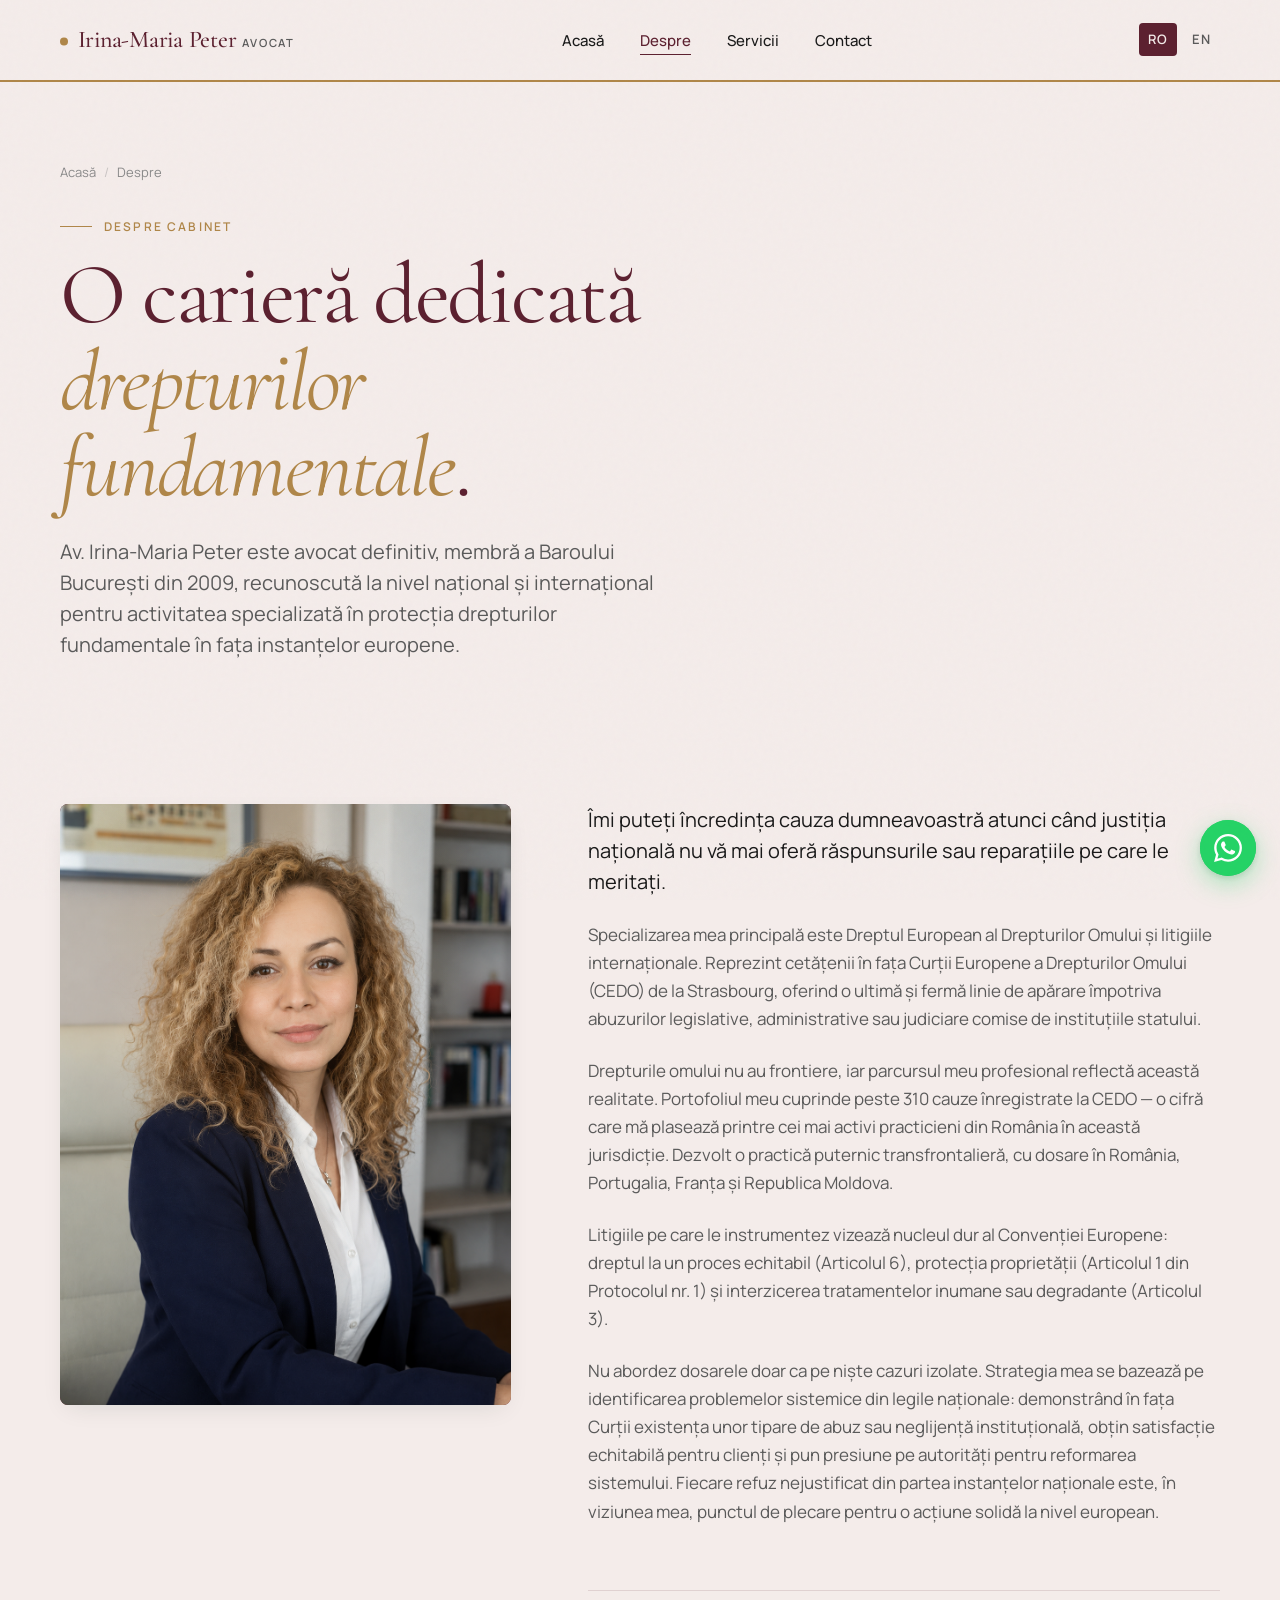
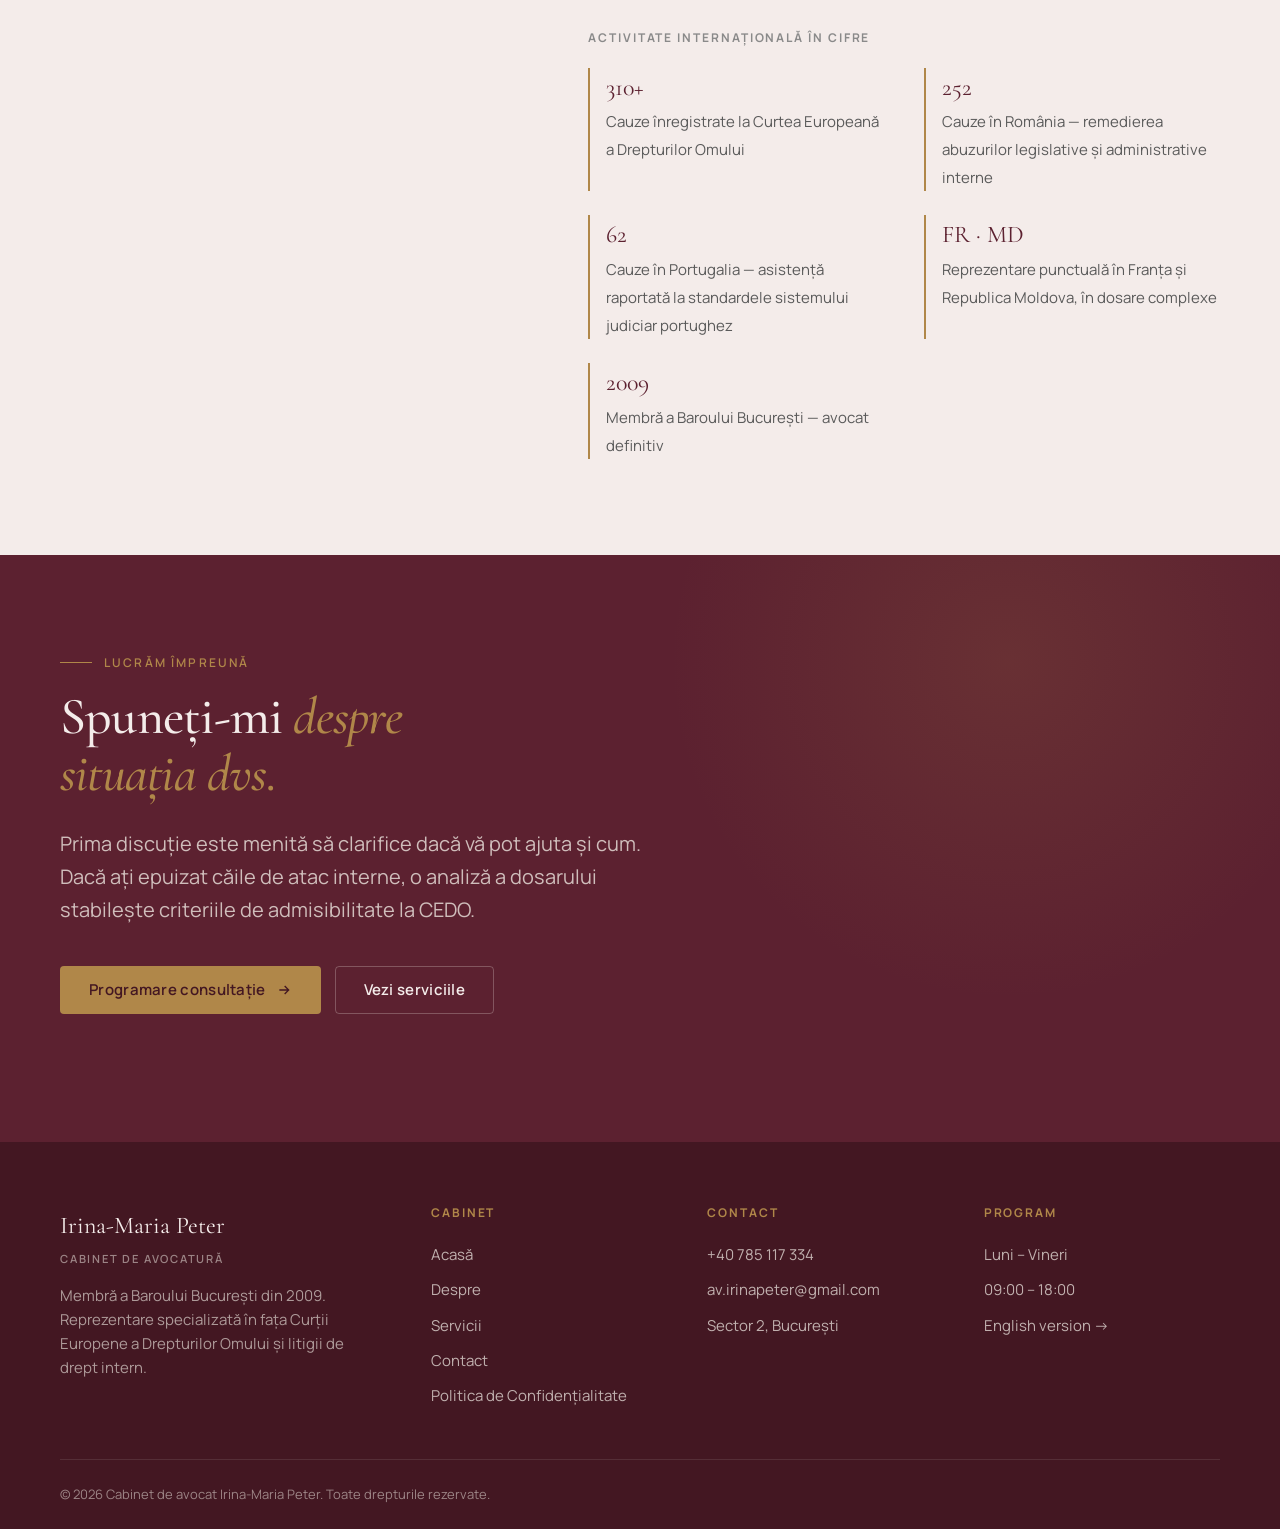
<file: despre.html>
<!doctype html>
<html lang="ro">
<head>
  <meta charset="utf-8" />
  <meta name="viewport" content="width=device-width,initial-scale=1" />

  <title>Despre Av. Irina-Maria Peter — Avocat CEDO în Baroul București | Drepturile Omului</title>
  <meta name="description" content="Av. Irina-Maria Peter — avocat definitiv în Baroul București din 2009, specializată în Dreptul European al Drepturilor Omului. Peste 310 cauze la CEDO, cu dosare în România, Portugalia, Franța și Republica Moldova." />
  <meta name="robots" content="index, follow, max-image-preview:large" />
  <link rel="canonical" href="https://avocat-popescu.ro/despre.html" />

  <link rel="alternate" hreflang="ro" href="https://avocat-popescu.ro/despre.html" />
  <link rel="alternate" hreflang="en" href="https://avocat-popescu.ro/en/about.html" />
  <link rel="alternate" hreflang="x-default" href="https://avocat-popescu.ro/despre.html" />

  <meta property="og:type" content="profile" />
  <meta property="og:locale" content="ro_RO" />
  <meta property="og:title" content="Despre Av. Irina-Maria Peter — Avocat CEDO în Baroul București" />
  <meta property="og:description" content="Avocat specializată în Dreptul European al Drepturilor Omului, cu peste 310 cauze la CEDO." />
  <meta property="og:url" content="https://avocat-popescu.ro/despre.html" />
  <meta property="og:image" content="https://avocat-popescu.ro/assets/og-image.jpg" />

  <meta name="theme-color" content="#5c2130" />
  <link rel="icon" type="image/svg+xml" href="data:image/svg+xml,%3Csvg xmlns='http://www.w3.org/2000/svg' viewBox='0 0 32 32'%3E%3Crect width='32' height='32' rx='6' fill='%235c2130'/%3E%3Ctext x='50%25' y='50%25' dy='.35em' text-anchor='middle' font-family='Georgia,serif' font-size='18' font-style='italic' fill='%23b08749'%3EI%3C/text%3E%3C/svg%3E" />

  <link rel="preconnect" href="https://fonts.googleapis.com" />
  <link rel="preconnect" href="https://fonts.gstatic.com" crossorigin />
  <link href="https://fonts.googleapis.com/css2?family=Cormorant+Garamond:ital,wght@0,400;0,500;0,600;1,400;1,500&family=Manrope:wght@300;400;500;600;700&display=swap" rel="stylesheet" />
  <link rel="stylesheet" href="assets/styles.css" />

  <script type="application/ld+json">
  {
    "@context": "https://schema.org",
    "@type": "ProfilePage",
    "mainEntity": {
      "@type": "Person",
      "name": "Irina-Maria Peter",
      "honorificPrefix": "Av.",
      "jobTitle": "Avocat definitiv",
      "url": "https://avocat-popescu.ro/despre.html",
      "image": "https://avocat-popescu.ro/assets/portrait.jpg",
      "description": "Avocat definitiv în Baroul București din 2009, specializată în Dreptul European al Drepturilor Omului și litigii internaționale la CEDO.",
      "knowsLanguage": ["ro", "en"],
      "knowsAbout": ["Convenția Europeană a Drepturilor Omului", "Curtea Europeană a Drepturilor Omului", "Drept civil", "Drept penal", "Dreptul familiei"],
      "memberOf": { "@type": "Organization", "name": "Baroul București" }
    },
    "breadcrumb": {
      "@type": "BreadcrumbList",
      "itemListElement": [
        { "@type": "ListItem", "position": 1, "name": "Acasă", "item": "https://avocat-popescu.ro/" },
        { "@type": "ListItem", "position": 2, "name": "Despre", "item": "https://avocat-popescu.ro/despre.html" }
      ]
    }
  }
  </script>
</head>

<body>
  <header class="site-header">
    <div class="container">
      <nav class="nav" aria-label="Navigare principală">
        <a href="index.html" class="brand">
          <span class="brand-mark" aria-hidden="true"></span>
          <span>Irina-Maria Peter <small>Avocat</small></span>
        </a>
        <ul class="nav-links" data-open="false">
          <li><a href="index.html">Acasă</a></li>
          <li><a href="despre.html" aria-current="page">Despre</a></li>
          <li><a href="servicii.html">Servicii</a></li>
          <li><a href="contact.html">Contact</a></li>
        </ul>
        <div class="nav-right">
          <div class="lang-switch">
            <a href="despre.html" class="active">RO</a>
            <a href="en/about.html">EN</a>
          </div>
          <button class="nav-toggle" type="button" aria-expanded="false" aria-label="Deschide meniul"><span></span></button>
        </div>
      </nav>
    </div>
  </header>

  <main>
    <section class="page-header">
      <div class="container">
        <nav class="breadcrumb" aria-label="Breadcrumb">
          <a href="index.html">Acasă</a>
          <span class="breadcrumb-sep">/</span>
          <span>Despre</span>
        </nav>
        <span class="eyebrow fade-up">Despre cabinet</span>
        <h1 class="fade-up delay-1">
          O carieră dedicată <em>drepturilor fundamentale</em>.
        </h1>
        <p class="lead fade-up delay-2">
          Av. Irina-Maria Peter este avocat definitiv, membră a Baroului București din 2009, recunoscută la nivel național și internațional pentru activitatea specializată în protecția drepturilor fundamentale în fața instanțelor europene.
        </p>
      </div>
    </section>

    <section class="section">
      <div class="container">
        <div class="about-grid reveal">
          <div class="about-image">
            <!-- <div class="hero-portrait-placeholder" aria-hidden="true">
              <svg viewBox="0 0 24 24" fill="none" stroke="currentColor" stroke-width="1"><circle cx="12" cy="8" r="4"/><path d="M4 22c0-4.4 3.6-8 8-8s8 3.6 8 8"/></svg>
              <span>Fotografie<br>profesională</span>
            </div> -->
            <img src="assets/portrait.png" alt="Av. Irina-Maria Peter, avocat în Baroul București" />
          </div>

          <div class="about-content">
            <p class="lead">
              Îmi puteți încredința cauza dumneavoastră atunci când justiția națională nu vă mai oferă răspunsurile sau reparațiile pe care le meritați.
            </p>

            <p>
              Specializarea mea principală este Dreptul European al Drepturilor Omului și litigiile internaționale. Reprezint cetățenii în fața Curții Europene a Drepturilor Omului (CEDO) de la Strasbourg, oferind o ultimă și fermă linie de apărare împotriva abuzurilor legislative, administrative sau judiciare comise de instituțiile statului.
            </p>

            <p>
              Drepturile omului nu au frontiere, iar parcursul meu profesional reflectă această realitate. Portofoliul meu cuprinde peste 310 cauze înregistrate la CEDO — o cifră care mă plasează printre cei mai activi practicieni din România în această jurisdicție. Dezvolt o practică puternic transfrontalieră, cu dosare în România, Portugalia, Franța și Republica Moldova.
            </p>

            <p>
              Litigiile pe care le instrumentez vizează nucleul dur al Convenției Europene: dreptul la un proces echitabil (Articolul 6), protecția proprietății (Articolul 1 din Protocolul nr. 1) și interzicerea tratamentelor inumane sau degradante (Articolul 3).
            </p>

            <p>
              Nu abordez dosarele doar ca pe niște cazuri izolate. Strategia mea se bazează pe identificarea problemelor sistemice din legile naționale: demonstrând în fața Curții existența unor tipare de abuz sau neglijență instituțională, obțin satisfacție echitabilă pentru clienți și pun presiune pe autorități pentru reformarea sistemului. Fiecare refuz nejustificat din partea instanțelor naționale este, în viziunea mea, punctul de plecare pentru o acțiune solidă la nivel european.
            </p>

            <div class="credentials">
              <h3>Activitate internațională în cifre</h3>
              <div class="credentials-list">
                <div class="credential-item">
                  <span class="year">310+</span>
                  <span class="desc">Cauze înregistrate la Curtea Europeană a Drepturilor Omului</span>
                </div>
                <div class="credential-item">
                  <span class="year">252</span>
                  <span class="desc">Cauze în România — remedierea abuzurilor legislative și administrative interne</span>
                </div>
                <div class="credential-item">
                  <span class="year">62</span>
                  <span class="desc">Cauze în Portugalia — asistență raportată la standardele sistemului judiciar portughez</span>
                </div>
                <div class="credential-item">
                  <span class="year">FR · MD</span>
                  <span class="desc">Reprezentare punctuală în Franța și Republica Moldova, în dosare complexe</span>
                </div>
                <div class="credential-item">
                  <span class="year">2009</span>
                  <span class="desc">Membră a Baroului București — avocat definitiv</span>
                </div>
              </div>
            </div>
          </div>
        </div>
      </div>
    </section>

    <section class="cta-strip">
      <div class="container">
        <div class="reveal">
          <span class="eyebrow" style="color:var(--color-accent)">Lucrăm împreună</span>
          <h2 style="margin-top:1rem">Spuneți-mi <em>despre situația dvs.</em></h2>
          <p>Prima discuție este menită să clarifice dacă vă pot ajuta și cum. Dacă ați epuizat căile de atac interne, o analiză a dosarului stabilește criteriile de admisibilitate la CEDO.</p>
          <div class="hero-actions">
            <a href="contact.html" class="btn btn-primary btn-arrow">
              Programare consultație
              <svg viewBox="0 0 24 24" fill="none" stroke="currentColor" stroke-width="2"><path d="M5 12h14M13 6l6 6-6 6"/></svg>
            </a>
            <a href="servicii.html" class="btn btn-ghost">Vezi serviciile</a>
          </div>
        </div>
      </div>
    </section>
  </main>

  <footer class="site-footer">
    <div class="container">
      <div class="footer-grid">
        <div>
          <span class="footer-brand">Irina-Maria Peter<small>Cabinet de avocatură</small></span>
          <p style="color:rgba(245,241,234,0.6); max-width:32ch; font-size:0.9375rem; line-height:1.6">
            Membră a Baroului București din 2009. Reprezentare specializată în fața Curții Europene a Drepturilor Omului și litigii de drept intern.
          </p>
        </div>
        <div class="footer-col">
          <h4>Cabinet</h4>
          <ul>
            <li><a href="index.html">Acasă</a></li>
            <li><a href="despre.html">Despre</a></li>
            <li><a href="servicii.html">Servicii</a></li>
            <li><a href="contact.html">Contact</a></li>
            <li><a href="politica-confidentialitate.html">Politica de Confidențialitate</a></li>
          </ul>
        </div>
        <div class="footer-col">
          <h4>Contact</h4>
          <ul>
            <li><a href="tel:+40785117334">+40 785 117 334</a></li>
            <li><a href="mailto:av.irinapeter@gmail.com">av.irinapeter@gmail.com</a></li>
            <li>Sector 2, București</li>
          </ul>
        </div>
        <div class="footer-col">
          <h4>Program</h4>
          <ul>
            <li>Luni – Vineri</li>
            <li>09:00 – 18:00</li>
            <li style="margin-top:0.5rem"><a href="en/about.html">English version →</a></li>
          </ul>
        </div>
      </div>
      <div class="footer-meta">
        <span>© <span data-year>2026</span> Cabinet de avocat Irina-Maria Peter. Toate drepturile rezervate.</span>
      </div>
    </div>
  </footer>

  <script src="assets/script.js" defer></script>
</body>
</html>
</file>
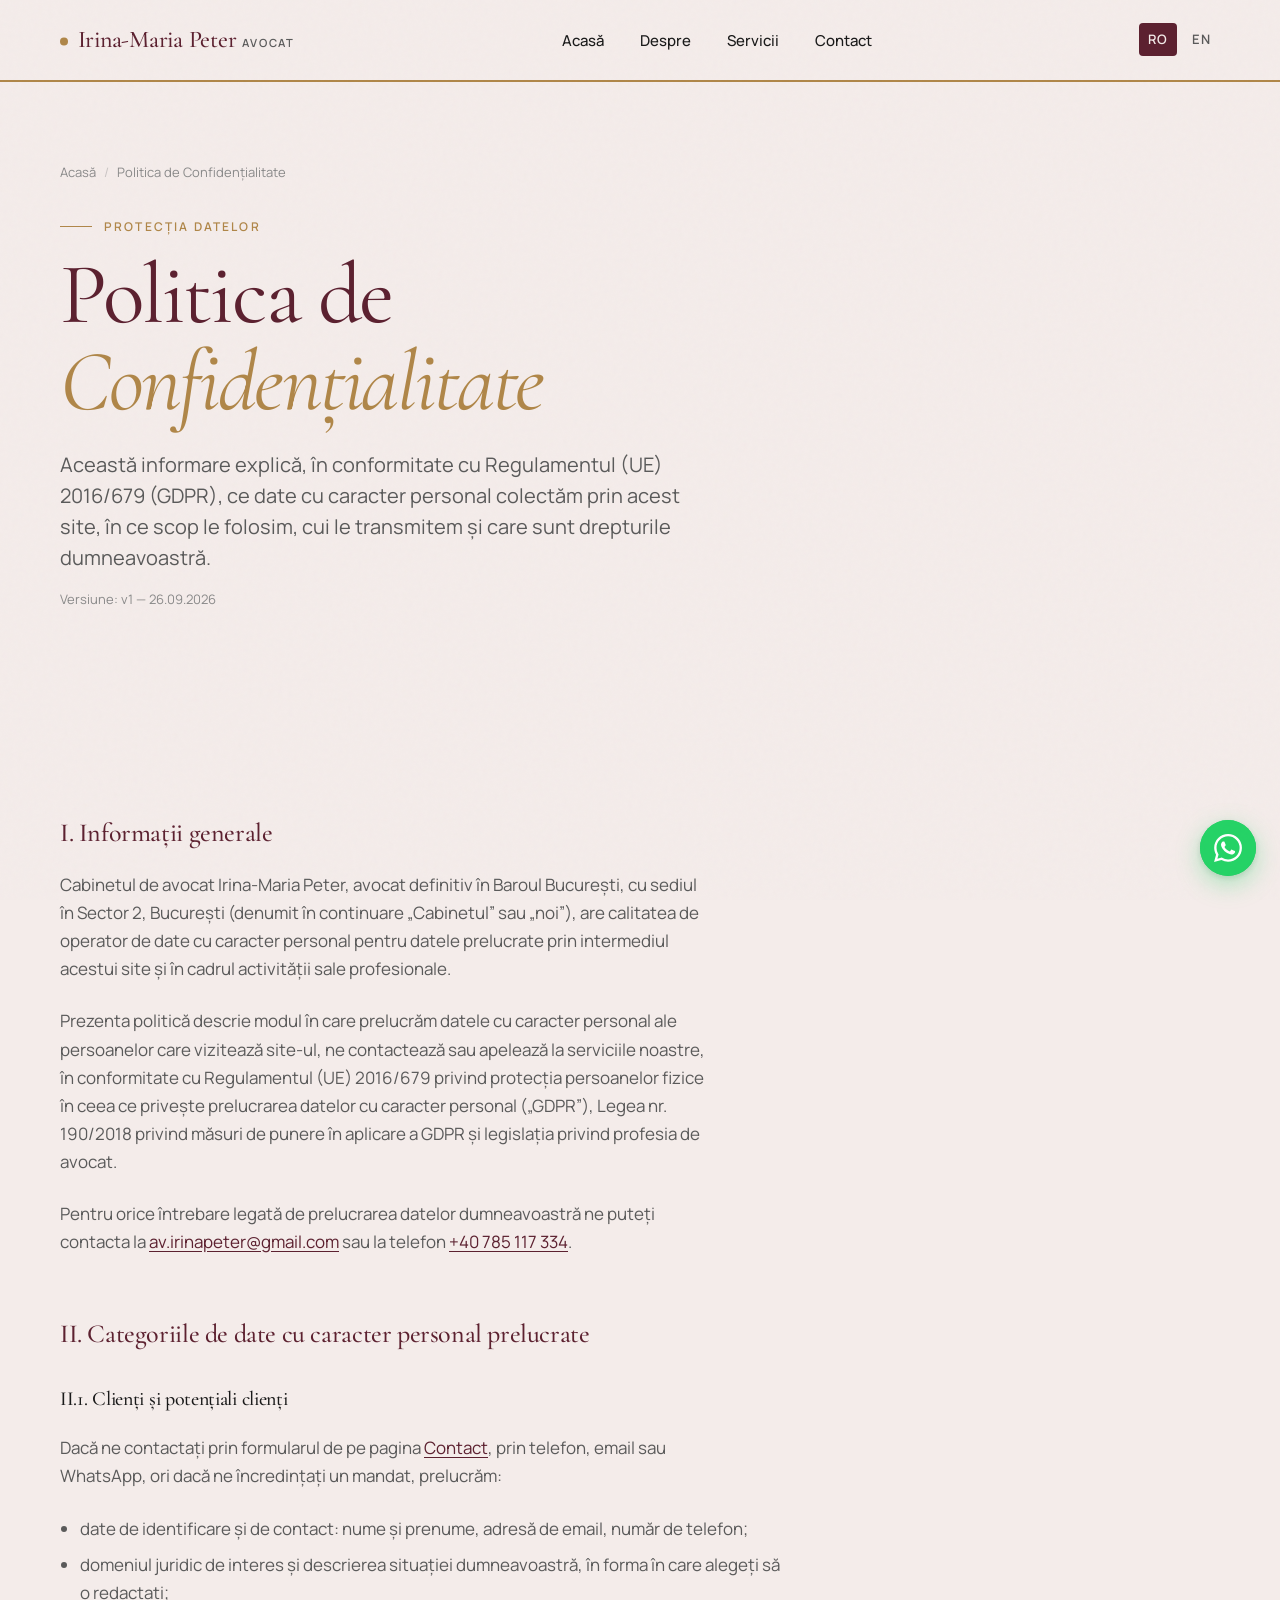
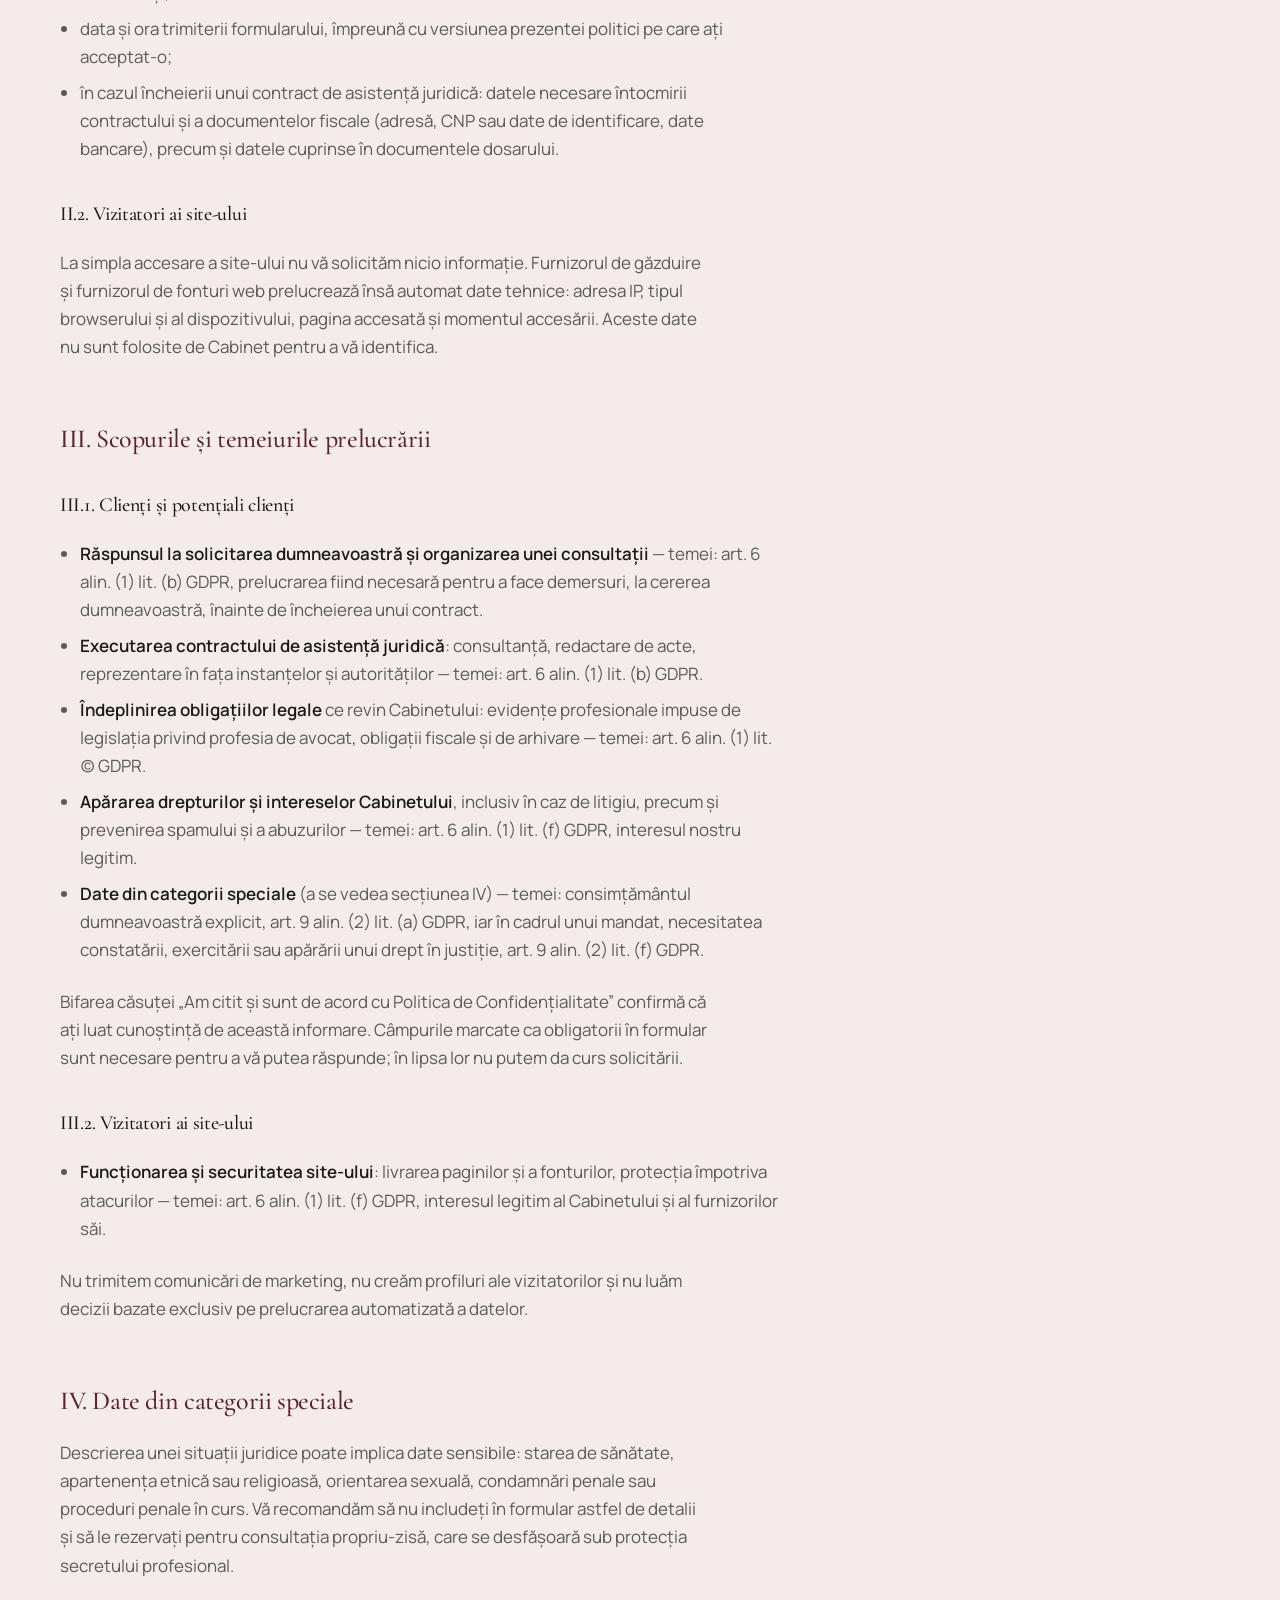
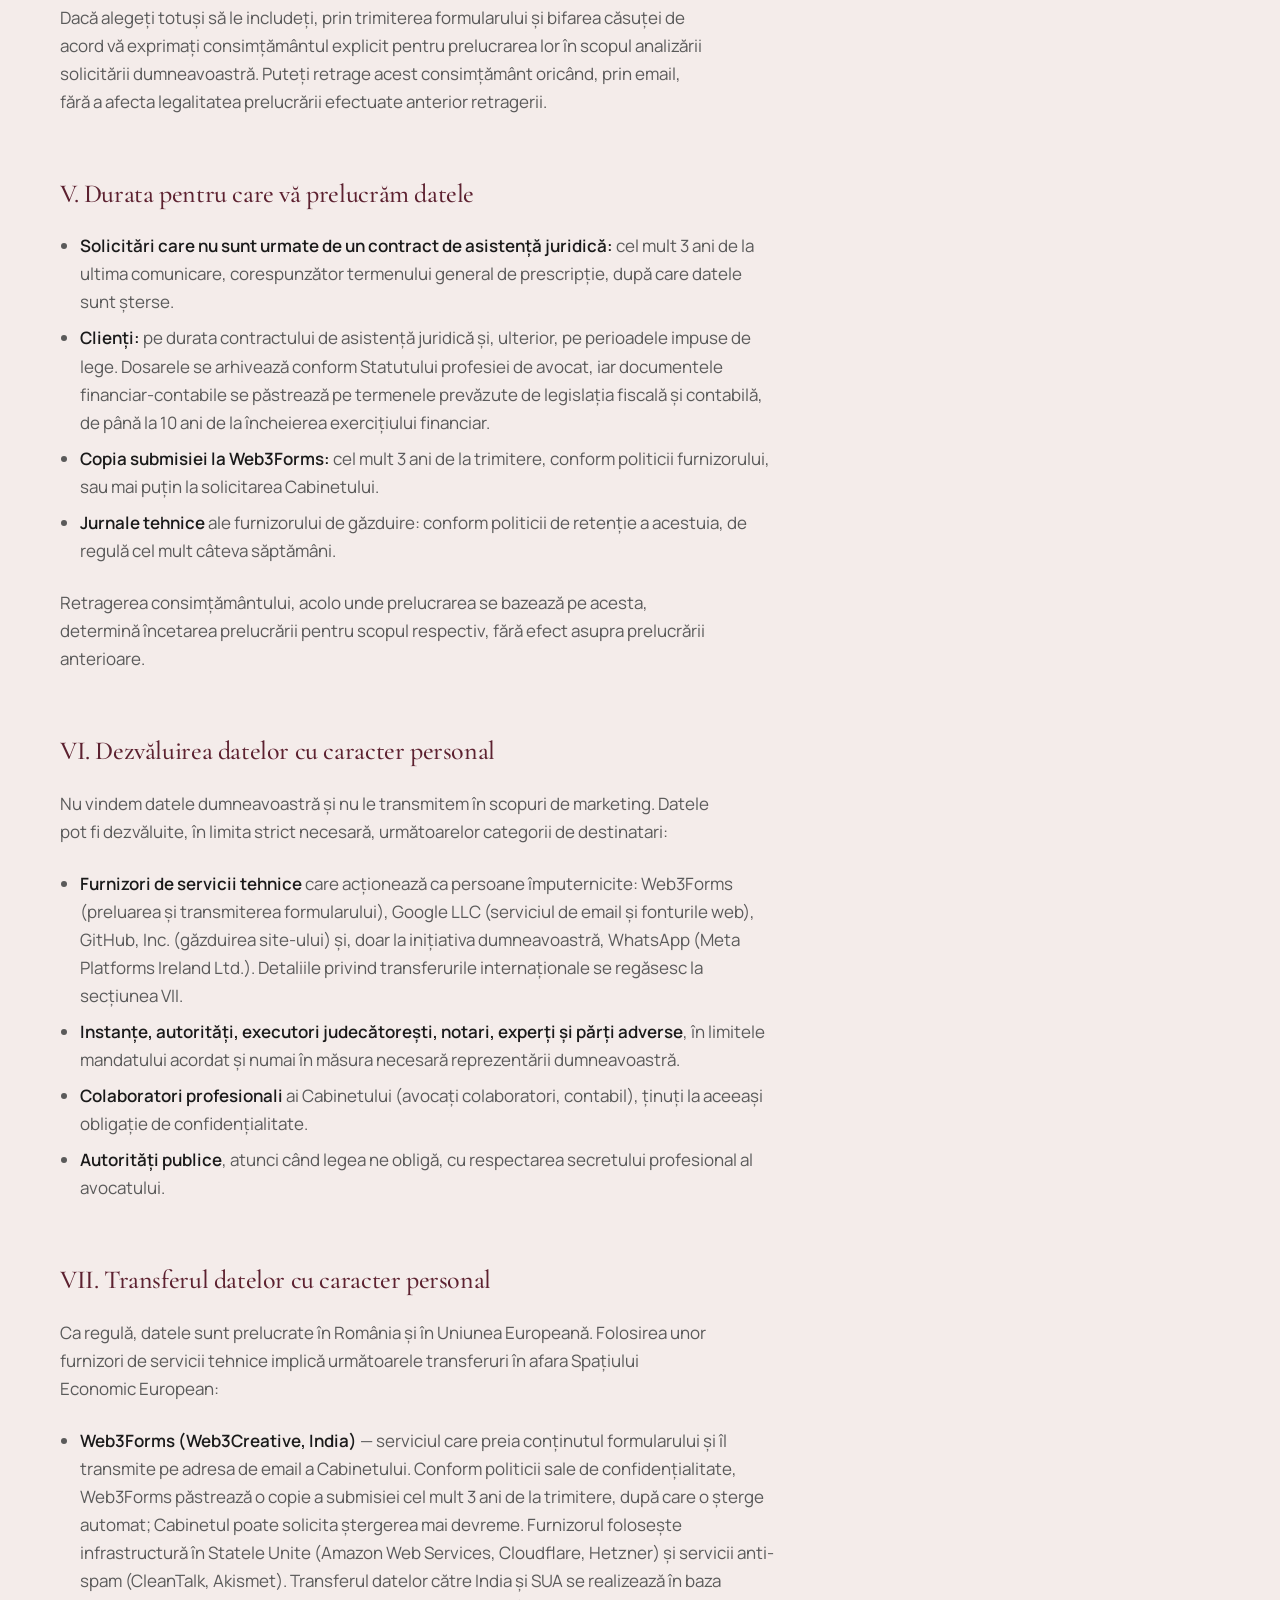
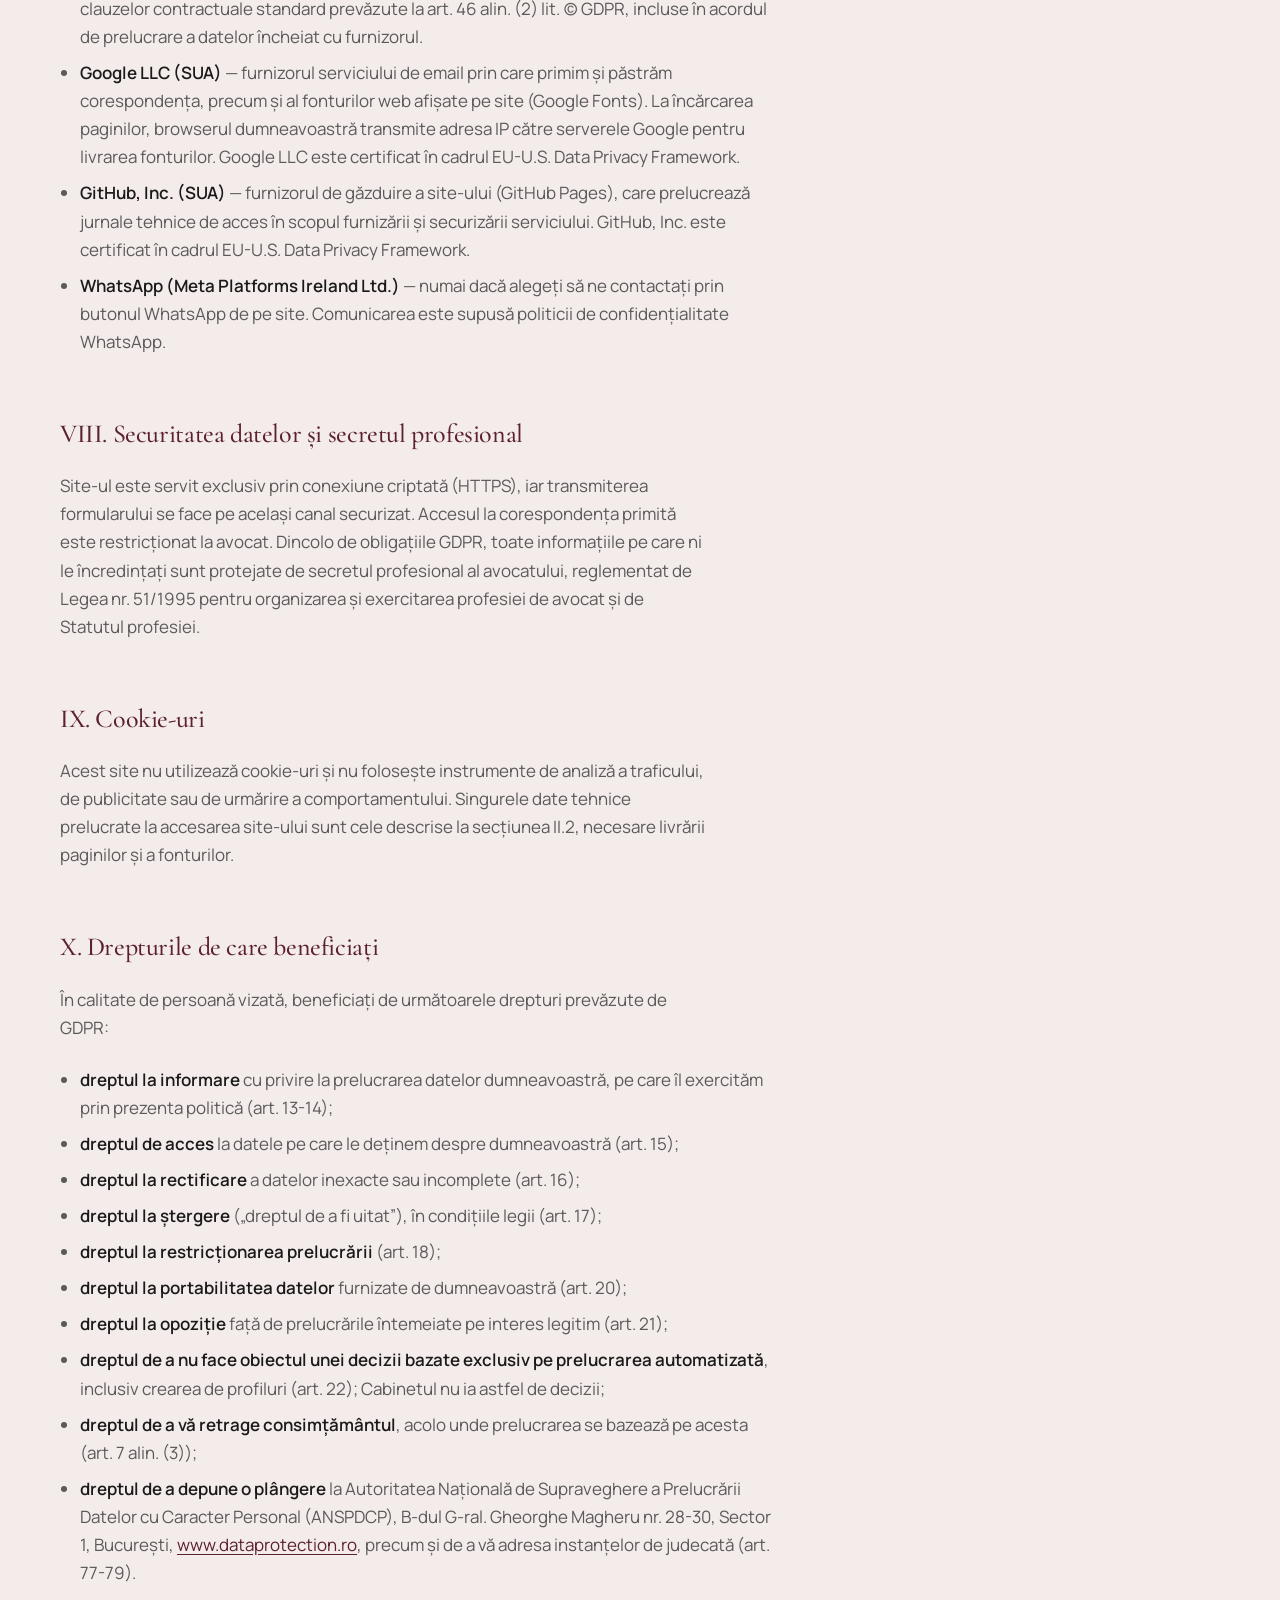
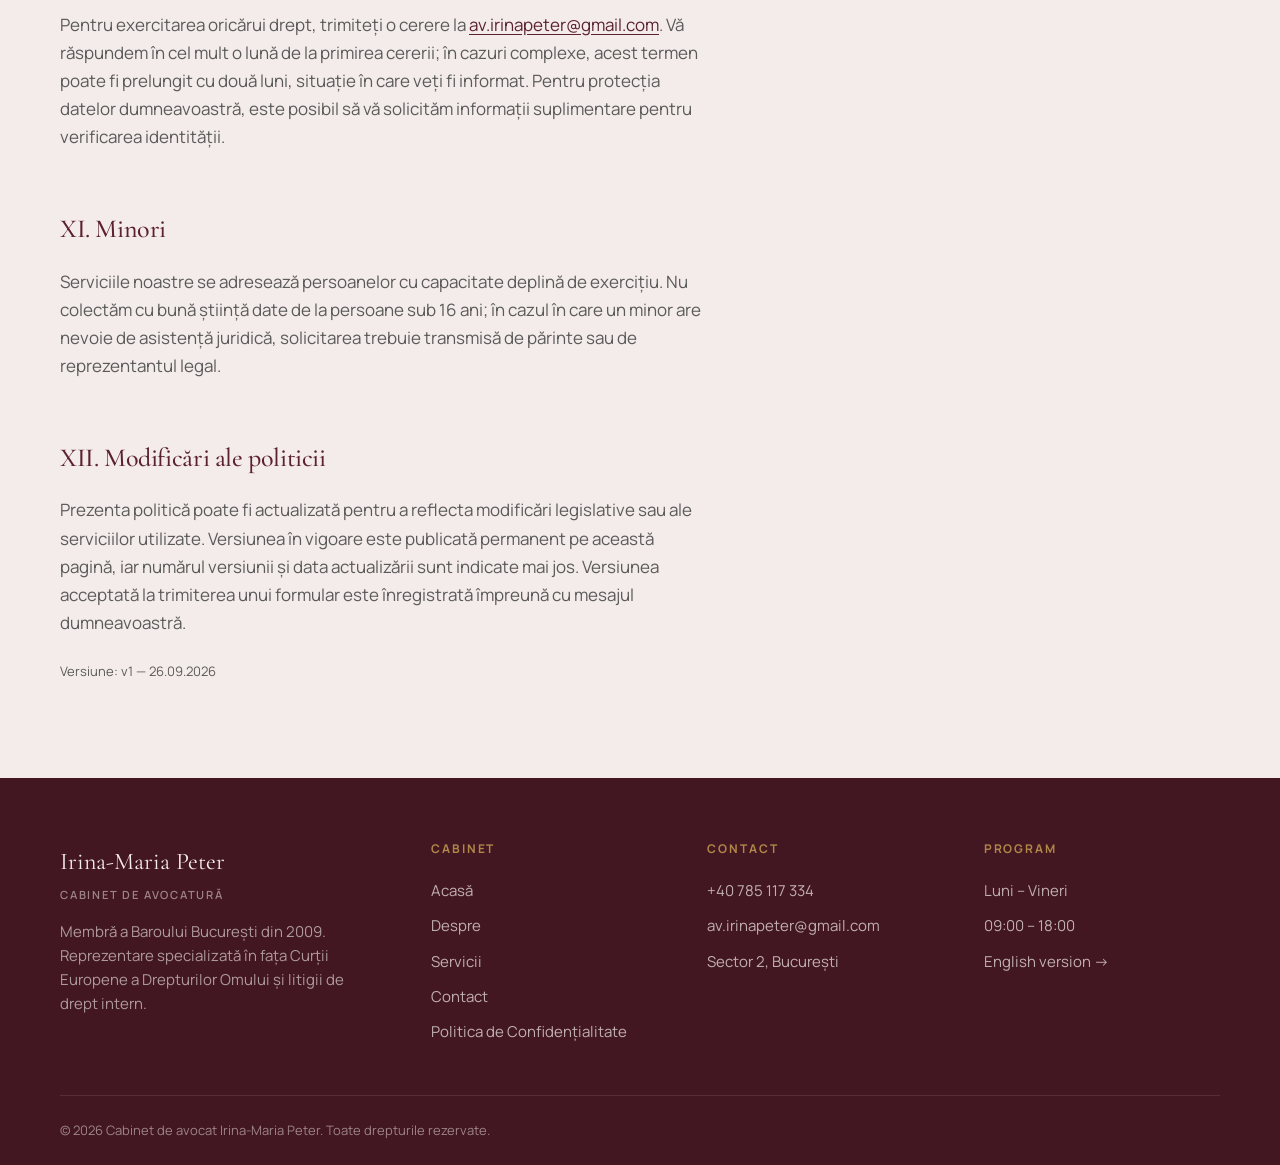
<file: politica-confidentialitate.html>
<!doctype html>
<html lang="ro">
<head>
  <meta charset="utf-8" />
  <meta name="viewport" content="width=device-width,initial-scale=1" />

  <title>Politica de Confidențialitate — Cabinet de avocat Irina-Maria Peter</title>
  <meta name="description" content="Informare privind prelucrarea datelor cu caracter personal colectate prin formularul de contact al Cabinetului de avocat Irina-Maria Peter: ce date colectăm, în ce scop, cui le transmitem și care sunt drepturile dumneavoastră conform GDPR." />
  <meta name="robots" content="index, follow, max-image-preview:large" />
  <link rel="canonical" href="https://avocat-popescu.ro/politica-confidentialitate.html" />

  <link rel="alternate" hreflang="ro" href="https://avocat-popescu.ro/politica-confidentialitate.html" />
  <link rel="alternate" hreflang="en" href="https://avocat-popescu.ro/en/privacy-policy.html" />
  <link rel="alternate" hreflang="x-default" href="https://avocat-popescu.ro/politica-confidentialitate.html" />

  <meta property="og:type" content="website" />
  <meta property="og:locale" content="ro_RO" />
  <meta property="og:title" content="Politica de Confidențialitate — Cabinet de avocat Irina-Maria Peter" />
  <meta property="og:description" content="Cum prelucrăm datele cu caracter personal transmise prin formularul de contact și care sunt drepturile dumneavoastră." />
  <meta property="og:url" content="https://avocat-popescu.ro/politica-confidentialitate.html" />
  <meta property="og:image" content="https://avocat-popescu.ro/assets/og-image.jpg" />

  <meta name="theme-color" content="#5c2130" />
  <link rel="icon" type="image/svg+xml" href="data:image/svg+xml,%3Csvg xmlns='http://www.w3.org/2000/svg' viewBox='0 0 32 32'%3E%3Crect width='32' height='32' rx='6' fill='%235c2130'/%3E%3Ctext x='50%25' y='50%25' dy='.35em' text-anchor='middle' font-family='Georgia,serif' font-size='18' font-style='italic' fill='%23b08749'%3EI%3C/text%3E%3C/svg%3E" />

  <link rel="preconnect" href="https://fonts.googleapis.com" />
  <link rel="preconnect" href="https://fonts.gstatic.com" crossorigin />
  <link href="https://fonts.googleapis.com/css2?family=Cormorant+Garamond:ital,wght@0,400;0,500;0,600;1,400;1,500&family=Manrope:wght@300;400;500;600;700&display=swap" rel="stylesheet" />
  <link rel="stylesheet" href="assets/styles.css" />

  <script type="application/ld+json">
  {
    "@context": "https://schema.org",
    "@type": "WebPage",
    "name": "Politica de Confidențialitate",
    "url": "https://avocat-popescu.ro/politica-confidentialitate.html",
    "inLanguage": "ro",
    "dateModified": "2026-09-26",
    "breadcrumb": {
      "@type": "BreadcrumbList",
      "itemListElement": [
        { "@type": "ListItem", "position": 1, "name": "Acasă", "item": "https://avocat-popescu.ro/" },
        { "@type": "ListItem", "position": 2, "name": "Politica de Confidențialitate", "item": "https://avocat-popescu.ro/politica-confidentialitate.html" }
      ]
    }
  }
  </script>
</head>

<body>
  <header class="site-header">
    <div class="container">
      <nav class="nav" aria-label="Navigare principală">
        <a href="index.html" class="brand">
          <span class="brand-mark" aria-hidden="true"></span>
          <span>Irina-Maria Peter <small>Avocat</small></span>
        </a>
        <ul class="nav-links" data-open="false">
          <li><a href="index.html">Acasă</a></li>
          <li><a href="despre.html">Despre</a></li>
          <li><a href="servicii.html">Servicii</a></li>
          <li><a href="contact.html">Contact</a></li>
        </ul>
        <div class="nav-right">
          <div class="lang-switch">
            <a href="politica-confidentialitate.html" class="active">RO</a>
            <a href="en/privacy-policy.html">EN</a>
          </div>
          <button class="nav-toggle" type="button" aria-expanded="false" aria-label="Deschide meniul"><span></span></button>
        </div>
      </nav>
    </div>
  </header>

  <main>
    <section class="page-header">
      <div class="container">
        <nav class="breadcrumb" aria-label="Breadcrumb">
          <a href="index.html">Acasă</a>
          <span class="breadcrumb-sep">/</span>
          <span>Politica de Confidențialitate</span>
        </nav>
        <span class="eyebrow fade-up">Protecția datelor</span>
        <h1 class="fade-up delay-1">
          Politica de <em>Confidențialitate</em>
        </h1>
        <p class="lead fade-up delay-2">
          Această informare explică, în conformitate cu Regulamentul (UE) 2016/679 (GDPR), ce date cu caracter personal colectăm prin acest site, în ce scop le folosim, cui le transmitem și care sunt drepturile dumneavoastră.
        </p>
        <p class="form-note fade-up delay-2">Versiune: v1 — 26.09.2026</p>
      </div>
    </section>

    <section class="section">
      <div class="container">
        <div class="legal-content">

          <h2>I. Informații generale</h2>
          <p>
            Cabinetul de avocat Irina-Maria Peter, avocat definitiv în Baroul București, cu sediul în Sector 2, București (denumit în continuare „Cabinetul” sau „noi”), are calitatea de operator de date cu caracter personal pentru datele prelucrate prin intermediul acestui site și în cadrul activității sale profesionale.
          </p>
          <p>
            Prezenta politică descrie modul în care prelucrăm datele cu caracter personal ale persoanelor care vizitează site-ul, ne contactează sau apelează la serviciile noastre, în conformitate cu Regulamentul (UE) 2016/679 privind protecția persoanelor fizice în ceea ce privește prelucrarea datelor cu caracter personal („GDPR”), Legea nr. 190/2018 privind măsuri de punere în aplicare a GDPR și legislația privind profesia de avocat.
          </p>
          <p>
            Pentru orice întrebare legată de prelucrarea datelor dumneavoastră ne puteți contacta la <a href="mailto:av.irinapeter@gmail.com">av.irinapeter@gmail.com</a> sau la telefon <a href="tel:+40785117334">+40 785 117 334</a>.
          </p>

          <h2>II. Categoriile de date cu caracter personal prelucrate</h2>
          <h3>II.1. Clienți și potențiali clienți</h3>
          <p>Dacă ne contactați prin formularul de pe pagina <a href="contact.html">Contact</a>, prin telefon, email sau WhatsApp, ori dacă ne încredințați un mandat, prelucrăm:</p>
          <ul>
            <li>date de identificare și de contact: nume și prenume, adresă de email, număr de telefon;</li>
            <li>domeniul juridic de interes și descrierea situației dumneavoastră, în forma în care alegeți să o redactați;</li>
            <li>data și ora trimiterii formularului, împreună cu versiunea prezentei politici pe care ați acceptat-o;</li>
            <li>în cazul încheierii unui contract de asistență juridică: datele necesare întocmirii contractului și a documentelor fiscale (adresă, CNP sau date de identificare, date bancare), precum și datele cuprinse în documentele dosarului.</li>
          </ul>
          <h3>II.2. Vizitatori ai site-ului</h3>
          <p>
            La simpla accesare a site-ului nu vă solicităm nicio informație. Furnizorul de găzduire și furnizorul de fonturi web prelucrează însă automat date tehnice: adresa IP, tipul browserului și al dispozitivului, pagina accesată și momentul accesării. Aceste date nu sunt folosite de Cabinet pentru a vă identifica.
          </p>

          <h2>III. Scopurile și temeiurile prelucrării</h2>
          <h3>III.1. Clienți și potențiali clienți</h3>
          <ul>
            <li>
              <strong>Răspunsul la solicitarea dumneavoastră și organizarea unei consultații</strong> — temei: art. 6 alin. (1) lit. (b) GDPR, prelucrarea fiind necesară pentru a face demersuri, la cererea dumneavoastră, înainte de încheierea unui contract.
            </li>
            <li>
              <strong>Executarea contractului de asistență juridică</strong>: consultanță, redactare de acte, reprezentare în fața instanțelor și autorităților — temei: art. 6 alin. (1) lit. (b) GDPR.
            </li>
            <li>
              <strong>Îndeplinirea obligațiilor legale</strong> ce revin Cabinetului: evidențe profesionale impuse de legislația privind profesia de avocat, obligații fiscale și de arhivare — temei: art. 6 alin. (1) lit. (c) GDPR.
            </li>
            <li>
              <strong>Apărarea drepturilor și intereselor Cabinetului</strong>, inclusiv în caz de litigiu, precum și prevenirea spamului și a abuzurilor — temei: art. 6 alin. (1) lit. (f) GDPR, interesul nostru legitim.
            </li>
            <li>
              <strong>Date din categorii speciale</strong> (a se vedea secțiunea IV) — temei: consimțământul dumneavoastră explicit, art. 9 alin. (2) lit. (a) GDPR, iar în cadrul unui mandat, necesitatea constatării, exercitării sau apărării unui drept în justiție, art. 9 alin. (2) lit. (f) GDPR.
            </li>
          </ul>
          <p>
            Bifarea căsuței „Am citit și sunt de acord cu Politica de Confidențialitate” confirmă că ați luat cunoștință de această informare. Câmpurile marcate ca obligatorii în formular sunt necesare pentru a vă putea răspunde; în lipsa lor nu putem da curs solicitării.
          </p>
          <h3>III.2. Vizitatori ai site-ului</h3>
          <ul>
            <li>
              <strong>Funcționarea și securitatea site-ului</strong>: livrarea paginilor și a fonturilor, protecția împotriva atacurilor — temei: art. 6 alin. (1) lit. (f) GDPR, interesul legitim al Cabinetului și al furnizorilor săi.
            </li>
          </ul>
          <p>
            Nu trimitem comunicări de marketing, nu creăm profiluri ale vizitatorilor și nu luăm decizii bazate exclusiv pe prelucrarea automatizată a datelor.
          </p>

          <h2>IV. Date din categorii speciale</h2>
          <p>
            Descrierea unei situații juridice poate implica date sensibile: starea de sănătate, apartenența etnică sau religioasă, orientarea sexuală, condamnări penale sau proceduri penale în curs. Vă recomandăm să nu includeți în formular astfel de detalii și să le rezervați pentru consultația propriu-zisă, care se desfășoară sub protecția secretului profesional.
          </p>
          <p>
            Dacă alegeți totuși să le includeți, prin trimiterea formularului și bifarea căsuței de acord vă exprimați consimțământul explicit pentru prelucrarea lor în scopul analizării solicitării dumneavoastră. Puteți retrage acest consimțământ oricând, prin email, fără a afecta legalitatea prelucrării efectuate anterior retragerii.
          </p>

          <h2>V. Durata pentru care vă prelucrăm datele</h2>
          <ul>
            <li>
              <strong>Solicitări care nu sunt urmate de un contract de asistență juridică:</strong> cel mult 3 ani de la ultima comunicare, corespunzător termenului general de prescripție, după care datele sunt șterse.
            </li>
            <li>
              <strong>Clienți:</strong> pe durata contractului de asistență juridică și, ulterior, pe perioadele impuse de lege. Dosarele se arhivează conform Statutului profesiei de avocat, iar documentele financiar-contabile se păstrează pe termenele prevăzute de legislația fiscală și contabilă, de până la 10 ani de la încheierea exercițiului financiar.
            </li>
            <li>
              <strong>Copia submisiei la Web3Forms:</strong> cel mult 3 ani de la trimitere, conform politicii furnizorului, sau mai puțin la solicitarea Cabinetului.
            </li>
            <li>
              <strong>Jurnale tehnice</strong> ale furnizorului de găzduire: conform politicii de retenție a acestuia, de regulă cel mult câteva săptămâni.
            </li>
          </ul>
          <p>
            Retragerea consimțământului, acolo unde prelucrarea se bazează pe acesta, determină încetarea prelucrării pentru scopul respectiv, fără efect asupra prelucrării anterioare.
          </p>

          <h2>VI. Dezvăluirea datelor cu caracter personal</h2>
          <p>Nu vindem datele dumneavoastră și nu le transmitem în scopuri de marketing. Datele pot fi dezvăluite, în limita strict necesară, următoarelor categorii de destinatari:</p>
          <ul>
            <li>
              <strong>Furnizori de servicii tehnice</strong> care acționează ca persoane împuternicite: Web3Forms (preluarea și transmiterea formularului), Google LLC (serviciul de email și fonturile web), GitHub, Inc. (găzduirea site-ului) și, doar la inițiativa dumneavoastră, WhatsApp (Meta Platforms Ireland Ltd.). Detaliile privind transferurile internaționale se regăsesc la secțiunea VII.
            </li>
            <li>
              <strong>Instanțe, autorități, executori judecătorești, notari, experți și părți adverse</strong>, în limitele mandatului acordat și numai în măsura necesară reprezentării dumneavoastră.
            </li>
            <li>
              <strong>Colaboratori profesionali</strong> ai Cabinetului (avocați colaboratori, contabil), ținuți la aceeași obligație de confidențialitate.
            </li>
            <li>
              <strong>Autorități publice</strong>, atunci când legea ne obligă, cu respectarea secretului profesional al avocatului.
            </li>
          </ul>

          <h2>VII. Transferul datelor cu caracter personal</h2>
          <p>Ca regulă, datele sunt prelucrate în România și în Uniunea Europeană. Folosirea unor furnizori de servicii tehnice implică următoarele transferuri în afara Spațiului Economic European:</p>
          <ul>
            <li>
              <strong>Web3Forms (Web3Creative, India)</strong> — serviciul care preia conținutul formularului și îl transmite pe adresa de email a Cabinetului. Conform politicii sale de confidențialitate, Web3Forms păstrează o copie a submisiei cel mult 3 ani de la trimitere, după care o șterge automat; Cabinetul poate solicita ștergerea mai devreme. Furnizorul folosește infrastructură în Statele Unite (Amazon Web Services, Cloudflare, Hetzner) și servicii anti-spam (CleanTalk, Akismet). Transferul datelor către India și SUA se realizează în baza clauzelor contractuale standard prevăzute la art. 46 alin. (2) lit. (c) GDPR, incluse în acordul de prelucrare a datelor încheiat cu furnizorul.
            </li>
            <li>
              <strong>Google LLC (SUA)</strong> — furnizorul serviciului de email prin care primim și păstrăm corespondența, precum și al fonturilor web afișate pe site (Google Fonts). La încărcarea paginilor, browserul dumneavoastră transmite adresa IP către serverele Google pentru livrarea fonturilor. Google LLC este certificat în cadrul EU-U.S. Data Privacy Framework.
            </li>
            <li>
              <strong>GitHub, Inc. (SUA)</strong> — furnizorul de găzduire a site-ului (GitHub Pages), care prelucrează jurnale tehnice de acces în scopul furnizării și securizării serviciului. GitHub, Inc. este certificat în cadrul EU-U.S. Data Privacy Framework.
            </li>
            <li>
              <strong>WhatsApp (Meta Platforms Ireland Ltd.)</strong> — numai dacă alegeți să ne contactați prin butonul WhatsApp de pe site. Comunicarea este supusă politicii de confidențialitate WhatsApp.
            </li>
          </ul>

          <h2>VIII. Securitatea datelor și secretul profesional</h2>
          <p>
            Site-ul este servit exclusiv prin conexiune criptată (HTTPS), iar transmiterea formularului se face pe același canal securizat. Accesul la corespondența primită este restricționat la avocat. Dincolo de obligațiile GDPR, toate informațiile pe care ni le încredințați sunt protejate de secretul profesional al avocatului, reglementat de Legea nr. 51/1995 pentru organizarea și exercitarea profesiei de avocat și de Statutul profesiei.
          </p>

          <h2>IX. Cookie-uri</h2>
          <p>
            Acest site nu utilizează cookie-uri și nu folosește instrumente de analiză a traficului, de publicitate sau de urmărire a comportamentului. Singurele date tehnice prelucrate la accesarea site-ului sunt cele descrise la secțiunea II.2, necesare livrării paginilor și a fonturilor.
          </p>

          <h2>X. Drepturile de care beneficiați</h2>
          <p>În calitate de persoană vizată, beneficiați de următoarele drepturi prevăzute de GDPR:</p>
          <ul>
            <li><strong>dreptul la informare</strong> cu privire la prelucrarea datelor dumneavoastră, pe care îl exercităm prin prezenta politică (art. 13-14);</li>
            <li><strong>dreptul de acces</strong> la datele pe care le deținem despre dumneavoastră (art. 15);</li>
            <li><strong>dreptul la rectificare</strong> a datelor inexacte sau incomplete (art. 16);</li>
            <li><strong>dreptul la ștergere</strong> („dreptul de a fi uitat”), în condițiile legii (art. 17);</li>
            <li><strong>dreptul la restricționarea prelucrării</strong> (art. 18);</li>
            <li><strong>dreptul la portabilitatea datelor</strong> furnizate de dumneavoastră (art. 20);</li>
            <li><strong>dreptul la opoziție</strong> față de prelucrările întemeiate pe interes legitim (art. 21);</li>
            <li><strong>dreptul de a nu face obiectul unei decizii bazate exclusiv pe prelucrarea automatizată</strong>, inclusiv crearea de profiluri (art. 22); Cabinetul nu ia astfel de decizii;</li>
            <li><strong>dreptul de a vă retrage consimțământul</strong>, acolo unde prelucrarea se bazează pe acesta (art. 7 alin. (3));</li>
            <li><strong>dreptul de a depune o plângere</strong> la Autoritatea Națională de Supraveghere a Prelucrării Datelor cu Caracter Personal (ANSPDCP), B-dul G-ral. Gheorghe Magheru nr. 28-30, Sector 1, București, <a href="https://www.dataprotection.ro" target="_blank" rel="noopener">www.dataprotection.ro</a>, precum și de a vă adresa instanțelor de judecată (art. 77-79).</li>
          </ul>
          <p>
            Pentru exercitarea oricărui drept, trimiteți o cerere la <a href="mailto:av.irinapeter@gmail.com">av.irinapeter@gmail.com</a>. Vă răspundem în cel mult o lună de la primirea cererii; în cazuri complexe, acest termen poate fi prelungit cu două luni, situație în care veți fi informat. Pentru protecția datelor dumneavoastră, este posibil să vă solicităm informații suplimentare pentru verificarea identității.
          </p>

          <h2>XI. Minori</h2>
          <p>
            Serviciile noastre se adresează persoanelor cu capacitate deplină de exercițiu. Nu colectăm cu bună știință date de la persoane sub 16 ani; în cazul în care un minor are nevoie de asistență juridică, solicitarea trebuie transmisă de părinte sau de reprezentantul legal.
          </p>

          <h2>XII. Modificări ale politicii</h2>
          <p>
            Prezenta politică poate fi actualizată pentru a reflecta modificări legislative sau ale serviciilor utilizate. Versiunea în vigoare este publicată permanent pe această pagină, iar numărul versiunii și data actualizării sunt indicate mai jos. Versiunea acceptată la trimiterea unui formular este înregistrată împreună cu mesajul dumneavoastră.
          </p>
          <p class="form-note">Versiune: v1 — 26.09.2026</p>

        </div>
      </div>
    </section>
  </main>

  <footer class="site-footer">
    <div class="container">
      <div class="footer-grid">
        <div>
          <span class="footer-brand">Irina-Maria Peter<small>Cabinet de avocatură</small></span>
          <p style="color:rgba(245,241,234,0.6); max-width:32ch; font-size:0.9375rem; line-height:1.6">
            Membră a Baroului București din 2009. Reprezentare specializată în fața Curții Europene a Drepturilor Omului și litigii de drept intern.
          </p>
        </div>
        <div class="footer-col">
          <h4>Cabinet</h4>
          <ul>
            <li><a href="index.html">Acasă</a></li>
            <li><a href="despre.html">Despre</a></li>
            <li><a href="servicii.html">Servicii</a></li>
            <li><a href="contact.html">Contact</a></li>
            <li><a href="politica-confidentialitate.html">Politica de Confidențialitate</a></li>
          </ul>
        </div>
        <div class="footer-col">
          <h4>Contact</h4>
          <ul>
            <li><a href="tel:+40785117334">+40 785 117 334</a></li>
            <li><a href="mailto:av.irinapeter@gmail.com">av.irinapeter@gmail.com</a></li>
            <li>Sector 2, București</li>
          </ul>
        </div>
        <div class="footer-col">
          <h4>Program</h4>
          <ul>
            <li>Luni – Vineri</li>
            <li>09:00 – 18:00</li>
            <li style="margin-top:0.5rem"><a href="en/privacy-policy.html">English version →</a></li>
          </ul>
        </div>
      </div>
      <div class="footer-meta">
        <span>© <span data-year>2026</span> Cabinet de avocat Irina-Maria Peter. Toate drepturile rezervate.</span>
      </div>
    </div>
  </footer>

  <script src="assets/script.js" defer></script>
</body>
</html>
</file>
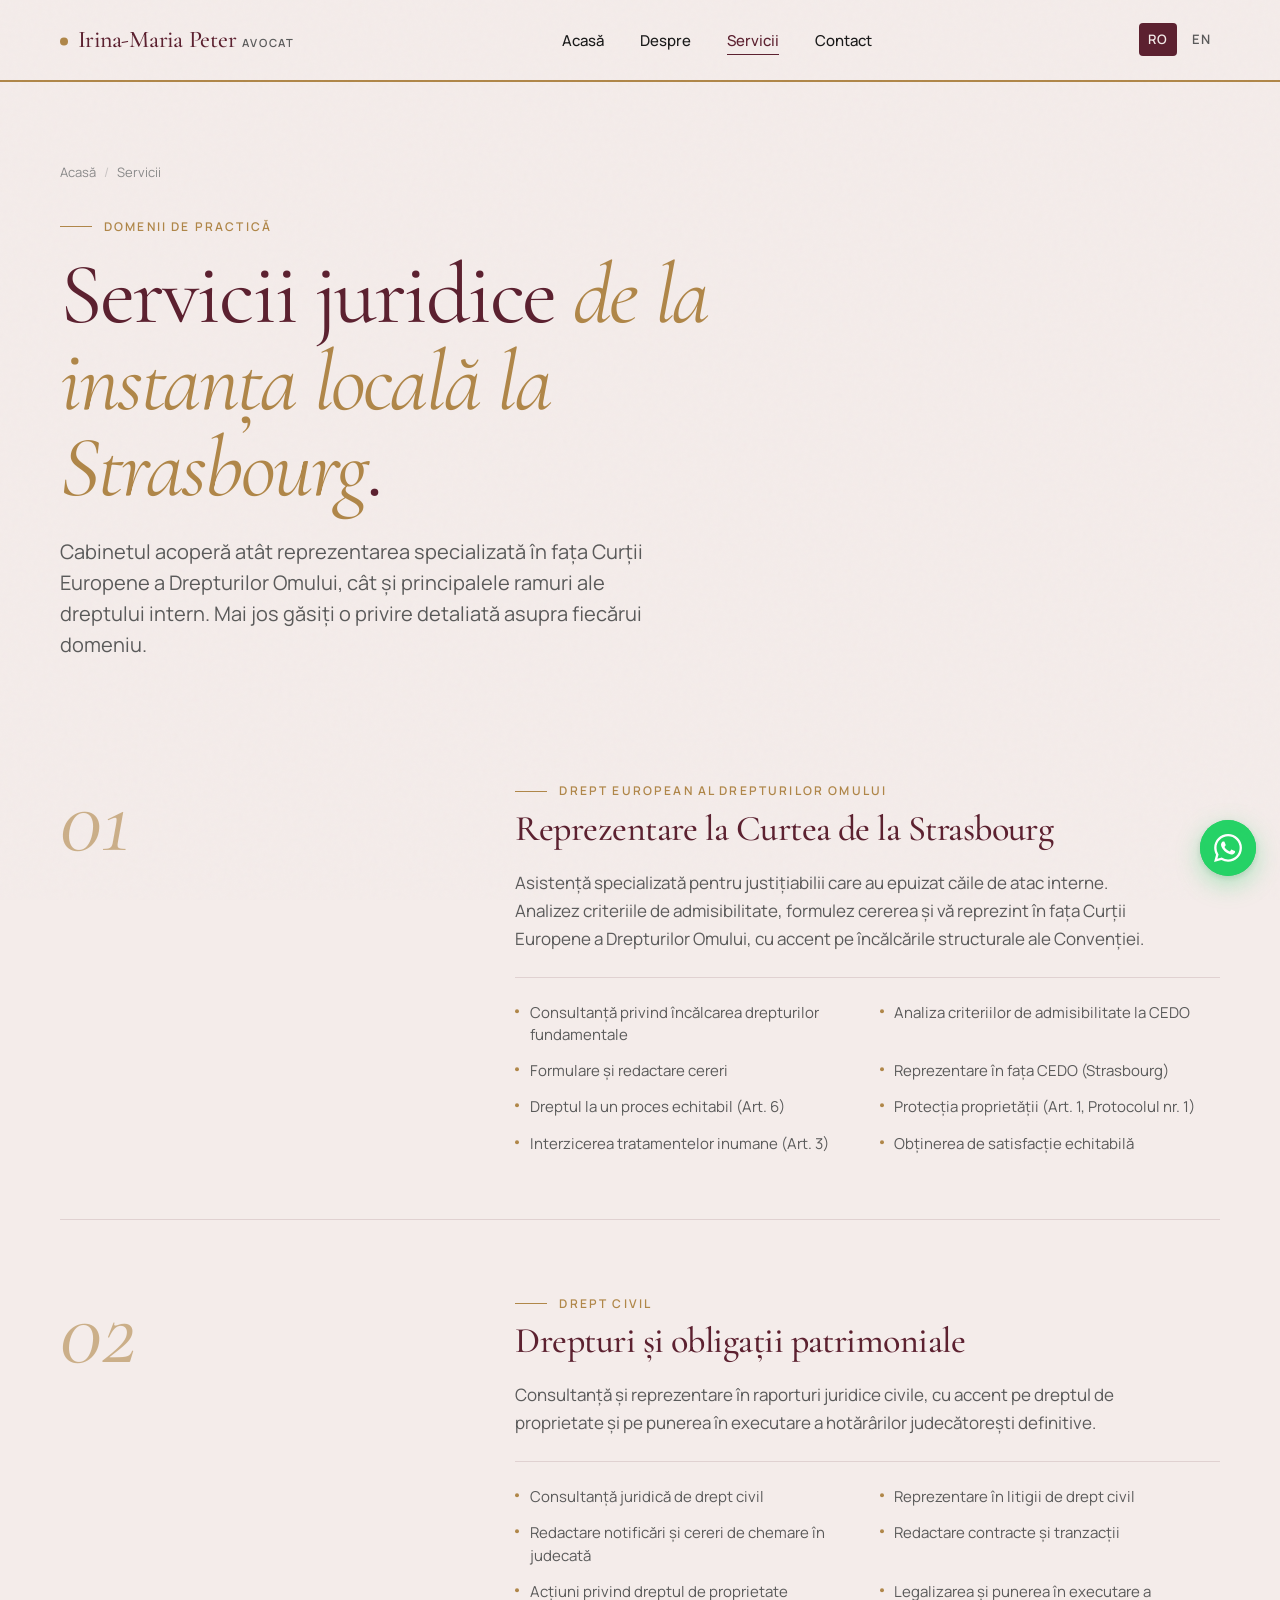
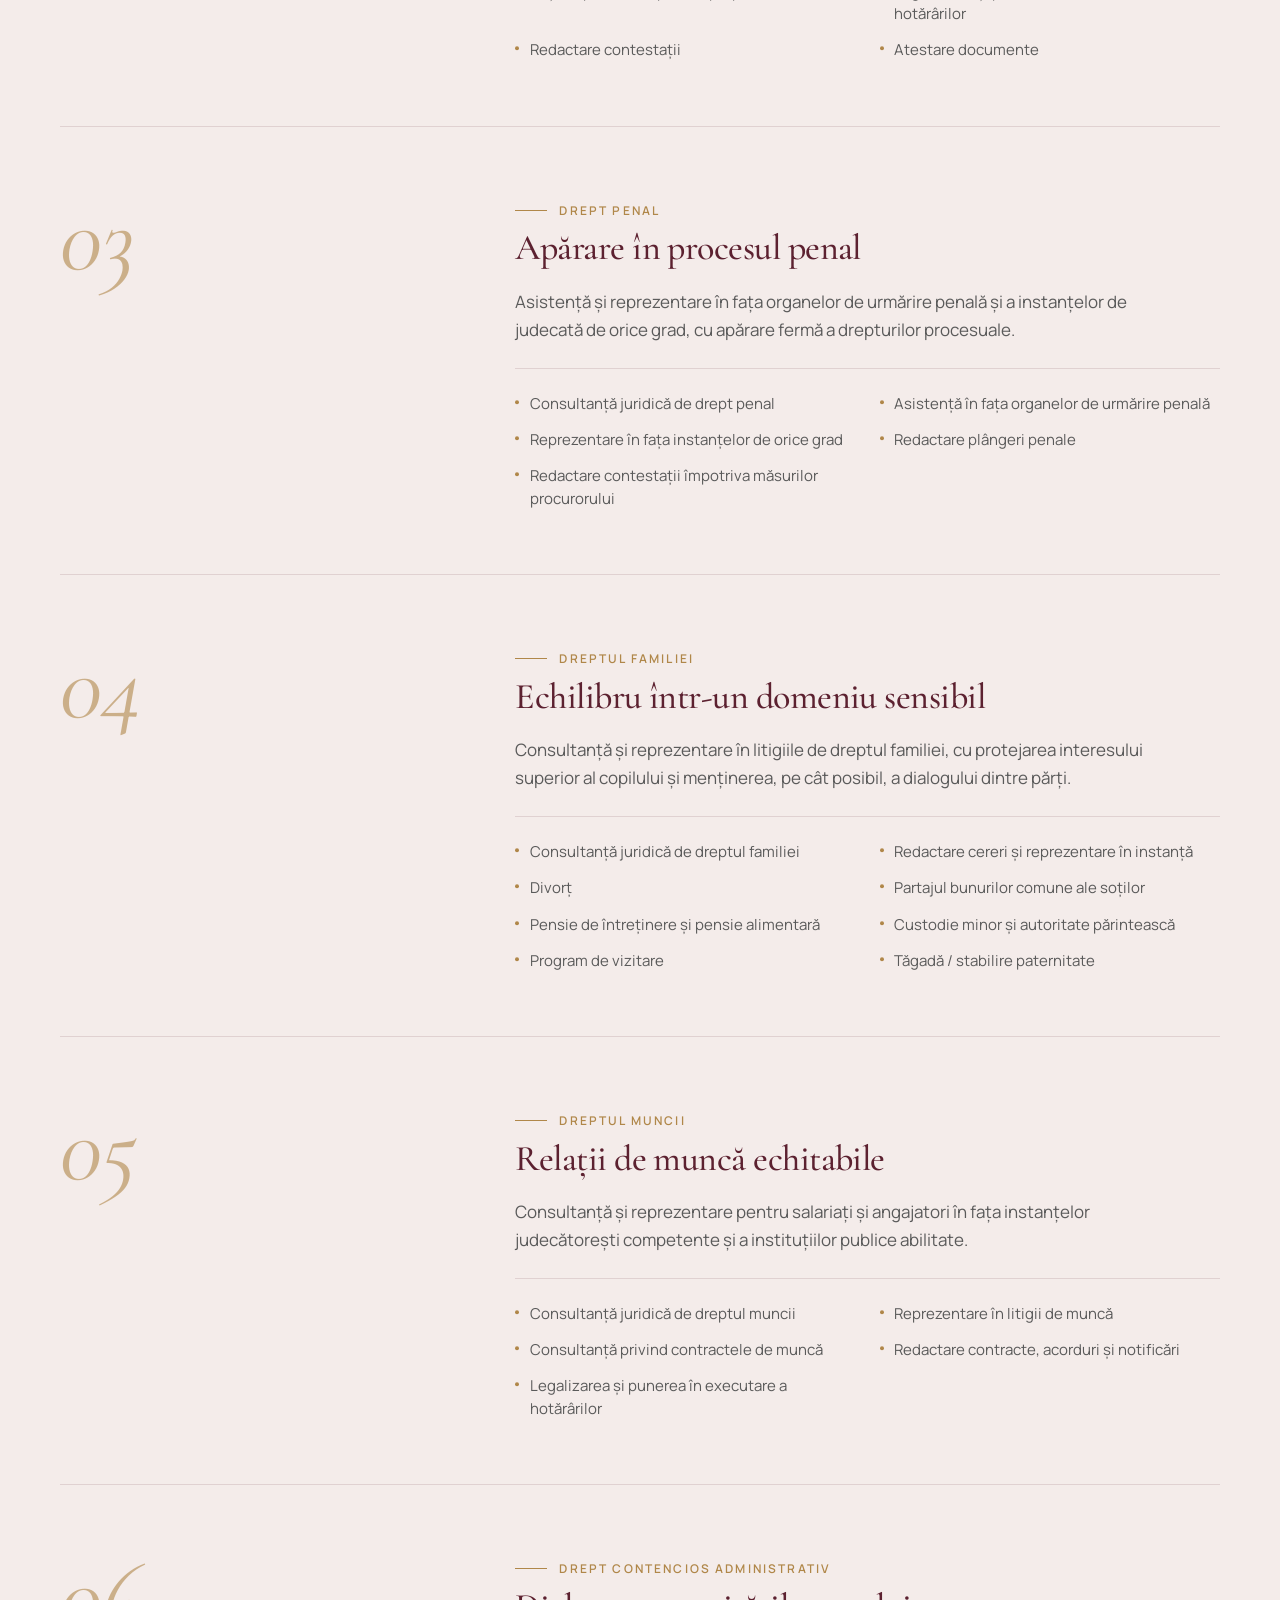
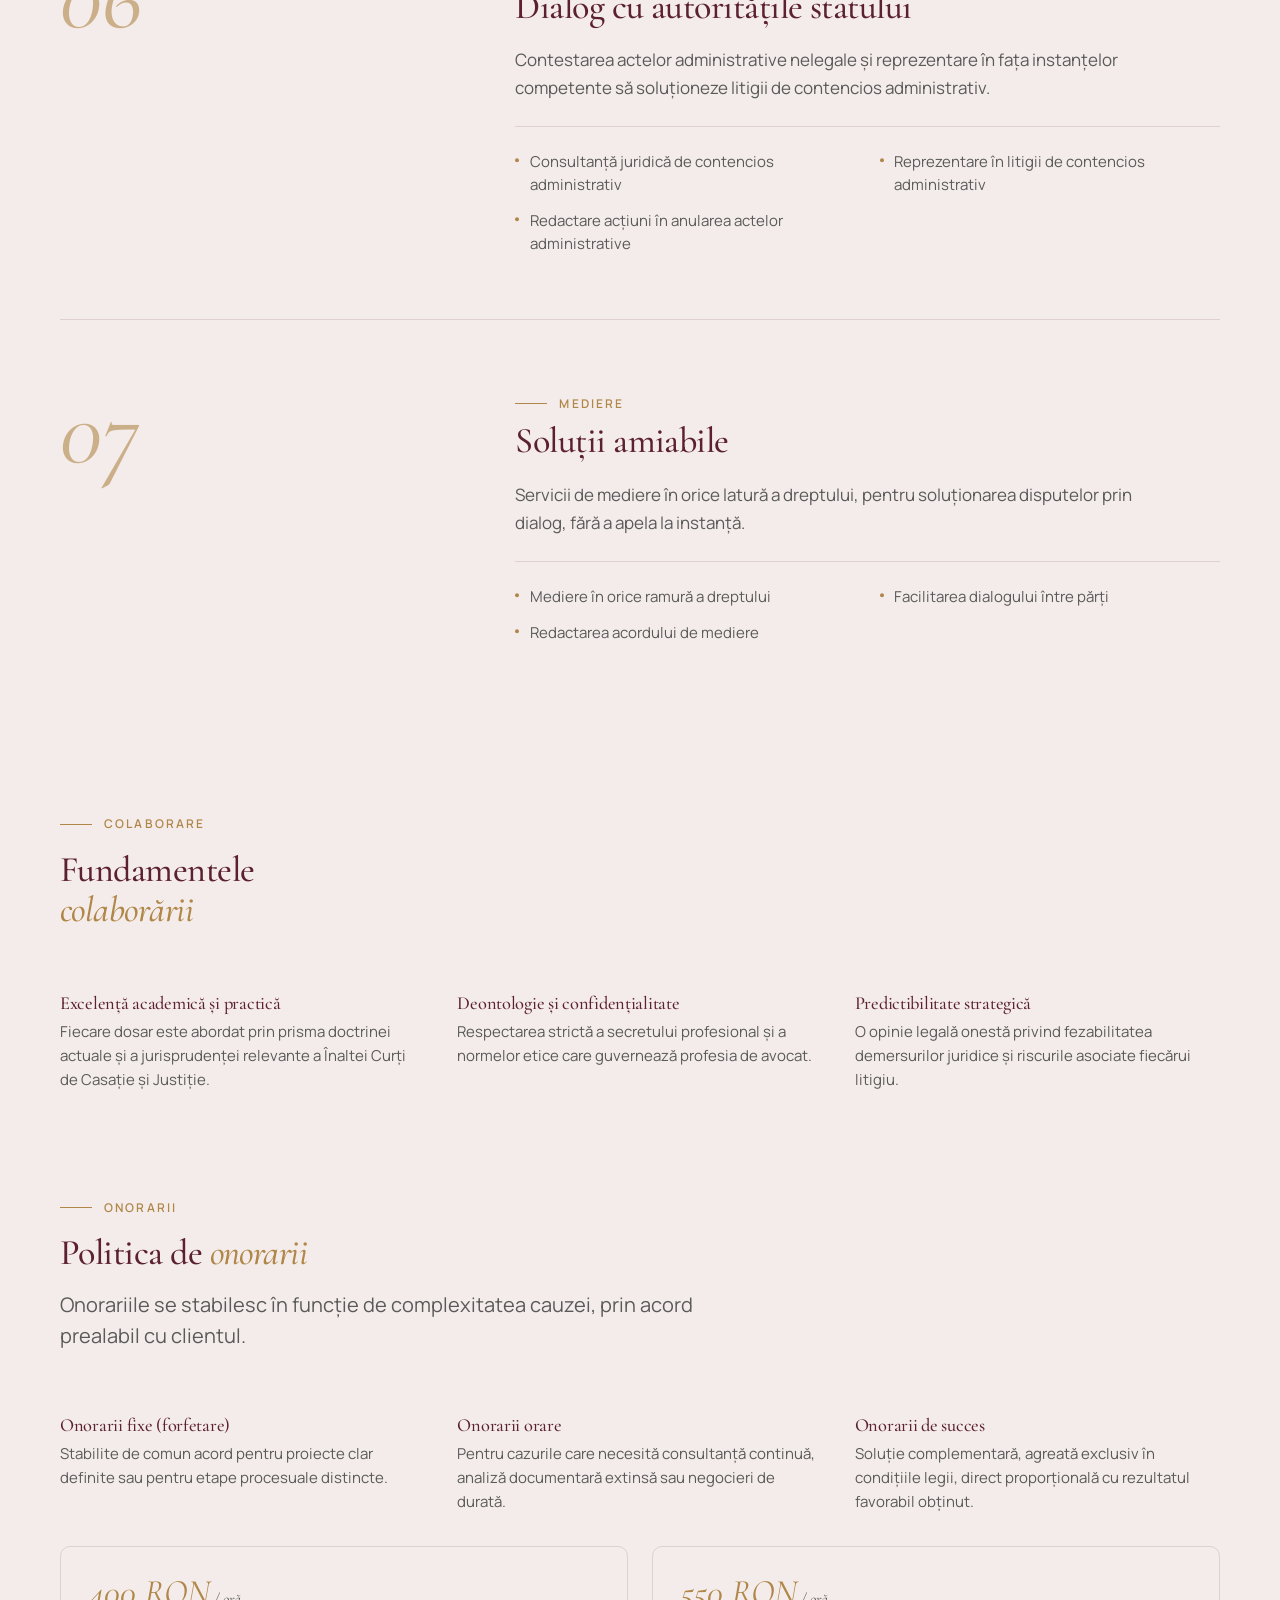
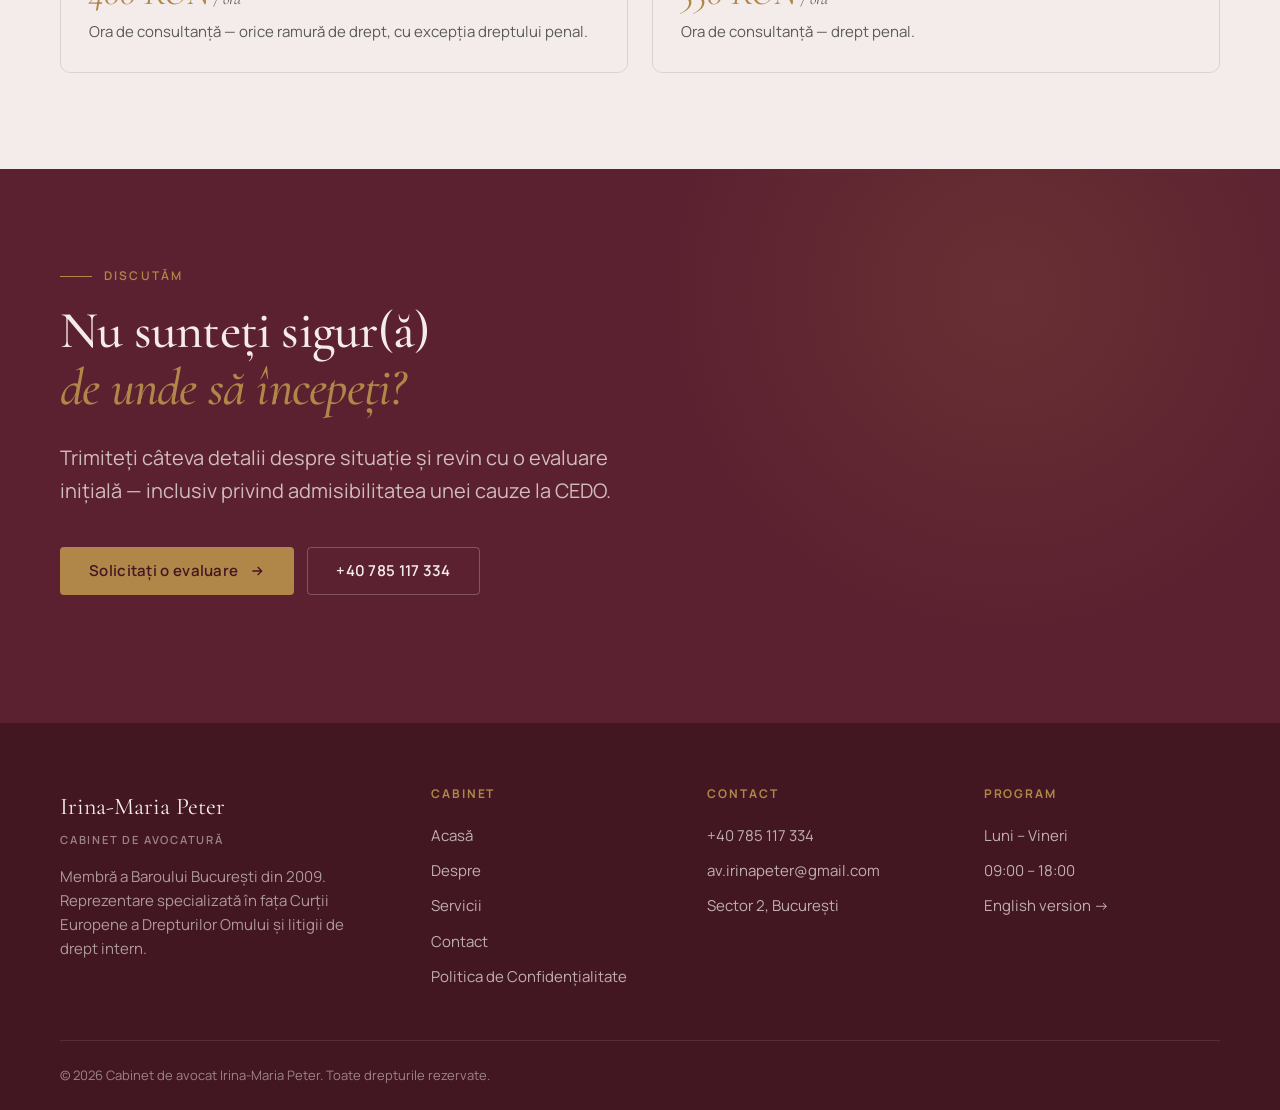
<file: servicii.html>
<!doctype html>
<html lang="ro">
<head>
  <meta charset="utf-8" />
  <meta name="viewport" content="width=device-width,initial-scale=1" />

  <title>Servicii juridice — Drept european (CEDO), civil, penal, muncii, familiei | Av. Irina-Maria Peter</title>
  <meta name="description" content="Servicii juridice în București: reprezentare la CEDO (Strasbourg), drept civil, drept penal, dreptul familiei, dreptul muncii, contencios administrativ și mediere. Consultanță, redactare cereri și reprezentare în instanță." />
  <meta name="keywords" content="servicii juridice CEDO, avocat drepturile omului, avocat drept civil, avocat drept penal, avocat divorț, avocat dreptul muncii, contencios administrativ, mediere București" />
  <meta name="robots" content="index, follow, max-image-preview:large" />
  <link rel="canonical" href="https://avocat-popescu.ro/servicii.html" />

  <link rel="alternate" hreflang="ro" href="https://avocat-popescu.ro/servicii.html" />
  <link rel="alternate" hreflang="en" href="https://avocat-popescu.ro/en/services.html" />
  <link rel="alternate" hreflang="x-default" href="https://avocat-popescu.ro/servicii.html" />

  <meta property="og:type" content="website" />
  <meta property="og:locale" content="ro_RO" />
  <meta property="og:title" content="Servicii juridice — Av. Irina-Maria Peter" />
  <meta property="og:description" content="Reprezentare la CEDO, drept civil, penal, familiei, muncii, contencios administrativ și mediere." />
  <meta property="og:url" content="https://avocat-popescu.ro/servicii.html" />
  <meta property="og:image" content="https://avocat-popescu.ro/assets/og-image.jpg" />

  <meta name="theme-color" content="#5c2130" />
  <link rel="icon" type="image/svg+xml" href="data:image/svg+xml,%3Csvg xmlns='http://www.w3.org/2000/svg' viewBox='0 0 32 32'%3E%3Crect width='32' height='32' rx='6' fill='%235c2130'/%3E%3Ctext x='50%25' y='50%25' dy='.35em' text-anchor='middle' font-family='Georgia,serif' font-size='18' font-style='italic' fill='%23b08749'%3EI%3C/text%3E%3C/svg%3E" />

  <link rel="preconnect" href="https://fonts.googleapis.com" />
  <link rel="preconnect" href="https://fonts.gstatic.com" crossorigin />
  <link href="https://fonts.googleapis.com/css2?family=Cormorant+Garamond:ital,wght@0,400;0,500;0,600;1,400;1,500&family=Manrope:wght@300;400;500;600;700&display=swap" rel="stylesheet" />
  <link rel="stylesheet" href="assets/styles.css" />

  <style>
    .service-detail {
      padding-block: clamp(2.5rem, 5vw, 4rem);
      border-bottom: 1px solid var(--color-line);
    }
    .service-detail:last-of-type { border-bottom: none; }
    .service-detail-grid {
      display: grid;
      grid-template-columns: 1fr 1.8fr;
      gap: clamp(2rem, 5vw, 4rem);
      align-items: start;
    }
    .service-detail-num {
      font-family: var(--font-display);
      font-style: italic;
      font-size: clamp(3.5rem, 8vw, 6rem);
      color: var(--color-accent);
      line-height: 1;
      opacity: 0.6;
    }
    .service-detail h2 {
      margin-top: 0.5rem;
      margin-bottom: 1.25rem;
    }
    .service-detail-list {
      display: grid;
      grid-template-columns: repeat(auto-fit, minmax(240px, 1fr));
      gap: 0.85rem 1.5rem;
      margin-top: 1.5rem;
      padding-top: 1.5rem;
      border-top: 1px solid var(--color-line);
    }
    .service-detail-list li {
      display: flex;
      gap: 0.65rem;
      align-items: baseline;
      font-size: 0.9375rem;
      color: var(--color-ink-muted);
      line-height: 1.5;
    }
    .service-detail-list li::before {
      content: '';
      width: 4px;
      height: 4px;
      background: var(--color-accent);
      border-radius: 50%;
      flex-shrink: 0;
      transform: translateY(-0.3rem);
    }
    .fees-grid {
      display: grid;
      grid-template-columns: repeat(auto-fit, minmax(260px, 1fr));
      gap: 1.5rem;
      margin-top: 2rem;
    }
    .fee-card {
      border: 1px solid var(--color-line);
      border-radius: 10px;
      padding: 1.75rem;
    }
    .fee-card .rate {
      font-family: var(--font-display);
      font-style: italic;
      font-size: 2.25rem;
      color: var(--color-accent);
      line-height: 1;
    }
    .fee-card p {
      margin-top: 0.6rem;
      color: var(--color-ink-muted);
      font-size: 0.9375rem;
      line-height: 1.5;
    }
    .principles-grid {
      display: grid;
      grid-template-columns: repeat(auto-fit, minmax(260px, 1fr));
      gap: 1.75rem 2rem;
      margin-top: 2rem;
    }
    .principle h3 { font-size: 1.15rem; margin-bottom: 0.4rem; }
    .principle p { color: var(--color-ink-muted); font-size: 0.9375rem; line-height: 1.6; }
    @media (max-width: 720px) {
      .service-detail-grid { grid-template-columns: 1fr; }
    }
  </style>

  <script type="application/ld+json">
  {
    "@context": "https://schema.org",
    "@type": "ItemList",
    "name": "Servicii juridice",
    "itemListElement": [
      { "@type": "Service", "position": 1, "name": "Drept european al drepturilor omului (CEDO)", "provider": { "@type": "LegalService", "name": "Av. Irina-Maria Peter" }, "areaServed": "Europa" },
      { "@type": "Service", "position": 2, "name": "Drept civil", "provider": { "@type": "LegalService", "name": "Av. Irina-Maria Peter" }, "areaServed": "România" },
      { "@type": "Service", "position": 3, "name": "Drept penal", "provider": { "@type": "LegalService", "name": "Av. Irina-Maria Peter" } },
      { "@type": "Service", "position": 4, "name": "Dreptul familiei", "provider": { "@type": "LegalService", "name": "Av. Irina-Maria Peter" } },
      { "@type": "Service", "position": 5, "name": "Dreptul muncii", "provider": { "@type": "LegalService", "name": "Av. Irina-Maria Peter" } },
      { "@type": "Service", "position": 6, "name": "Drept contencios administrativ", "provider": { "@type": "LegalService", "name": "Av. Irina-Maria Peter" } },
      { "@type": "Service", "position": 7, "name": "Mediere", "provider": { "@type": "LegalService", "name": "Av. Irina-Maria Peter" } }
    ]
  }
  </script>
</head>

<body>
  <header class="site-header">
    <div class="container">
      <nav class="nav" aria-label="Navigare principală">
        <a href="index.html" class="brand">
          <span class="brand-mark" aria-hidden="true"></span>
          <span>Irina-Maria Peter <small>Avocat</small></span>
        </a>
        <ul class="nav-links" data-open="false">
          <li><a href="index.html">Acasă</a></li>
          <li><a href="despre.html">Despre</a></li>
          <li><a href="servicii.html" aria-current="page">Servicii</a></li>
          <li><a href="contact.html">Contact</a></li>
        </ul>
        <div class="nav-right">
          <div class="lang-switch">
            <a href="servicii.html" class="active">RO</a>
            <a href="en/services.html">EN</a>
          </div>
          <button class="nav-toggle" type="button" aria-expanded="false" aria-label="Deschide meniul"><span></span></button>
        </div>
      </nav>
    </div>
  </header>

  <main>
    <section class="page-header">
      <div class="container">
        <nav class="breadcrumb" aria-label="Breadcrumb">
          <a href="index.html">Acasă</a>
          <span class="breadcrumb-sep">/</span>
          <span>Servicii</span>
        </nav>
        <span class="eyebrow fade-up">Domenii de practică</span>
        <h1 class="fade-up delay-1">
          Servicii juridice <em>de la instanța locală la Strasbourg</em>.
        </h1>
        <p class="lead fade-up delay-2">
          Cabinetul acoperă atât reprezentarea specializată în fața Curții Europene a Drepturilor Omului, cât și principalele ramuri ale dreptului intern. Mai jos găsiți o privire detaliată asupra fiecărui domeniu.
        </p>
      </div>
    </section>

    <section>
      <div class="container">

        <article id="european" class="service-detail reveal">
          <div class="service-detail-grid">
            <span class="service-detail-num">01</span>
            <div>
              <span class="eyebrow">Drept european al drepturilor omului</span>
              <h2>Reprezentare la Curtea de la Strasbourg</h2>
              <p style="color:var(--color-ink-muted)">
                Asistență specializată pentru justițiabilii care au epuizat căile de atac interne. Analizez criteriile de admisibilitate, formulez cererea și vă reprezint în fața Curții Europene a Drepturilor Omului, cu accent pe încălcările structurale ale Convenției.
              </p>
              <ul class="service-detail-list">
                <li>Consultanță privind încălcarea drepturilor fundamentale</li>
                <li>Analiza criteriilor de admisibilitate la CEDO</li>
                <li>Formulare și redactare cereri</li>
                <li>Reprezentare în fața CEDO (Strasbourg)</li>
                <li>Dreptul la un proces echitabil (Art. 6)</li>
                <li>Protecția proprietății (Art. 1, Protocolul nr. 1)</li>
                <li>Interzicerea tratamentelor inumane (Art. 3)</li>
                <li>Obținerea de satisfacție echitabilă</li>
              </ul>
            </div>
          </div>
        </article>

        <article id="civil" class="service-detail reveal">
          <div class="service-detail-grid">
            <span class="service-detail-num">02</span>
            <div>
              <span class="eyebrow">Drept civil</span>
              <h2>Drepturi și obligații patrimoniale</h2>
              <p style="color:var(--color-ink-muted)">
                Consultanță și reprezentare în raporturi juridice civile, cu accent pe dreptul de proprietate și pe punerea în executare a hotărârilor judecătorești definitive.
              </p>
              <ul class="service-detail-list">
                <li>Consultanță juridică de drept civil</li>
                <li>Reprezentare în litigii de drept civil</li>
                <li>Redactare notificări și cereri de chemare în judecată</li>
                <li>Redactare contracte și tranzacții</li>
                <li>Acțiuni privind dreptul de proprietate</li>
                <li>Legalizarea și punerea în executare a hotărârilor</li>
                <li>Redactare contestații</li>
                <li>Atestare documente</li>
              </ul>
            </div>
          </div>
        </article>

        <article id="penal" class="service-detail reveal">
          <div class="service-detail-grid">
            <span class="service-detail-num">03</span>
            <div>
              <span class="eyebrow">Drept penal</span>
              <h2>Apărare în procesul penal</h2>
              <p style="color:var(--color-ink-muted)">
                Asistență și reprezentare în fața organelor de urmărire penală și a instanțelor de judecată de orice grad, cu apărare fermă a drepturilor procesuale.
              </p>
              <ul class="service-detail-list">
                <li>Consultanță juridică de drept penal</li>
                <li>Asistență în fața organelor de urmărire penală</li>
                <li>Reprezentare în fața instanțelor de orice grad</li>
                <li>Redactare plângeri penale</li>
                <li>Redactare contestații împotriva măsurilor procurorului</li>
              </ul>
            </div>
          </div>
        </article>

        <article id="familie" class="service-detail reveal">
          <div class="service-detail-grid">
            <span class="service-detail-num">04</span>
            <div>
              <span class="eyebrow">Dreptul familiei</span>
              <h2>Echilibru într-un domeniu sensibil</h2>
              <p style="color:var(--color-ink-muted)">
                Consultanță și reprezentare în litigiile de dreptul familiei, cu protejarea interesului superior al copilului și menținerea, pe cât posibil, a dialogului dintre părți.
              </p>
              <ul class="service-detail-list">
                <li>Consultanță juridică de dreptul familiei</li>
                <li>Redactare cereri și reprezentare în instanță</li>
                <li>Divorț</li>
                <li>Partajul bunurilor comune ale soților</li>
                <li>Pensie de întreținere și pensie alimentară</li>
                <li>Custodie minor și autoritate părintească</li>
                <li>Program de vizitare</li>
                <li>Tăgadă / stabilire paternitate</li>
              </ul>
            </div>
          </div>
        </article>

        <article id="munca" class="service-detail reveal">
          <div class="service-detail-grid">
            <span class="service-detail-num">05</span>
            <div>
              <span class="eyebrow">Dreptul muncii</span>
              <h2>Relații de muncă echitabile</h2>
              <p style="color:var(--color-ink-muted)">
                Consultanță și reprezentare pentru salariați și angajatori în fața instanțelor judecătorești competente și a instituțiilor publice abilitate.
              </p>
              <ul class="service-detail-list">
                <li>Consultanță juridică de dreptul muncii</li>
                <li>Reprezentare în litigii de muncă</li>
                <li>Consultanță privind contractele de muncă</li>
                <li>Redactare contracte, acorduri și notificări</li>
                <li>Legalizarea și punerea în executare a hotărârilor</li>
              </ul>
            </div>
          </div>
        </article>

        <article id="administrativ" class="service-detail reveal">
          <div class="service-detail-grid">
            <span class="service-detail-num">06</span>
            <div>
              <span class="eyebrow">Drept contencios administrativ</span>
              <h2>Dialog cu autoritățile statului</h2>
              <p style="color:var(--color-ink-muted)">
                Contestarea actelor administrative nelegale și reprezentare în fața instanțelor competente să soluționeze litigii de contencios administrativ.
              </p>
              <ul class="service-detail-list">
                <li>Consultanță juridică de contencios administrativ</li>
                <li>Reprezentare în litigii de contencios administrativ</li>
                <li>Redactare acțiuni în anularea actelor administrative</li>
              </ul>
            </div>
          </div>
        </article>

        <article id="mediere" class="service-detail reveal">
          <div class="service-detail-grid">
            <span class="service-detail-num">07</span>
            <div>
              <span class="eyebrow">Mediere</span>
              <h2>Soluții amiabile</h2>
              <p style="color:var(--color-ink-muted)">
                Servicii de mediere în orice latură a dreptului, pentru soluționarea disputelor prin dialog, fără a apela la instanță.
              </p>
              <ul class="service-detail-list">
                <li>Mediere în orice ramură a dreptului</li>
                <li>Facilitarea dialogului între părți</li>
                <li>Redactarea acordului de mediere</li>
              </ul>
            </div>
          </div>
        </article>

      </div>
    </section>

    <!-- ============ FUNDAMENTELE COLABORĂRII ============ -->
    <section class="section">
      <div class="container">
        <div class="section-header reveal">
          <span class="eyebrow">Colaborare</span>
          <h2>Fundamentele <em style="font-style:italic;color:var(--color-accent)">colaborării</em></h2>
        </div>
        <div class="principles-grid reveal">
          <div class="principle">
            <h3>Excelență academică și practică</h3>
            <p>Fiecare dosar este abordat prin prisma doctrinei actuale și a jurisprudenței relevante a Înaltei Curți de Casație și Justiție.</p>
          </div>
          <div class="principle">
            <h3>Deontologie și confidențialitate</h3>
            <p>Respectarea strictă a secretului profesional și a normelor etice care guvernează profesia de avocat.</p>
          </div>
          <div class="principle">
            <h3>Predictibilitate strategică</h3>
            <p>O opinie legală onestă privind fezabilitatea demersurilor juridice și riscurile asociate fiecărui litigiu.</p>
          </div>
        </div>
      </div>
    </section>

    <!-- ============ ONORARII ============ -->
    <section class="section" style="padding-top:0">
      <div class="container">
        <div class="section-header reveal">
          <span class="eyebrow">Onorarii</span>
          <h2>Politica de <em style="font-style:italic;color:var(--color-accent)">onorarii</em></h2>
          <p class="lead" style="margin-top:1rem">
            Onorariile se stabilesc în funcție de complexitatea cauzei, prin acord prealabil cu clientul.
          </p>
        </div>

        <div class="principles-grid reveal">
          <div class="principle">
            <h3>Onorarii fixe (forfetare)</h3>
            <p>Stabilite de comun acord pentru proiecte clar definite sau pentru etape procesuale distincte.</p>
          </div>
          <div class="principle">
            <h3>Onorarii orare</h3>
            <p>Pentru cazurile care necesită consultanță continuă, analiză documentară extinsă sau negocieri de durată.</p>
          </div>
          <div class="principle">
            <h3>Onorarii de succes</h3>
            <p>Soluție complementară, agreată exclusiv în condițiile legii, direct proporțională cu rezultatul favorabil obținut.</p>
          </div>
        </div>

        <div class="fees-grid reveal">
          <div class="fee-card">
            <span class="rate">400 RON<span style="font-size:1rem; color:var(--color-ink-muted)"> / oră</span></span>
            <p>Ora de consultanță — orice ramură de drept, cu excepția dreptului penal.</p>
          </div>
          <div class="fee-card">
            <span class="rate">550 RON<span style="font-size:1rem; color:var(--color-ink-muted)"> / oră</span></span>
            <p>Ora de consultanță — drept penal.</p>
          </div>
        </div>
      </div>
    </section>

    <section class="cta-strip">
      <div class="container">
        <div class="reveal">
          <span class="eyebrow" style="color:var(--color-accent)">Discutăm</span>
          <h2 style="margin-top:1rem">Nu sunteți sigur(ă) <em>de unde să începeți?</em></h2>
          <p>Trimiteți câteva detalii despre situație și revin cu o evaluare inițială — inclusiv privind admisibilitatea unei cauze la CEDO.</p>
          <div class="hero-actions">
            <a href="contact.html" class="btn btn-primary btn-arrow">
              Solicitați o evaluare
              <svg viewBox="0 0 24 24" fill="none" stroke="currentColor" stroke-width="2"><path d="M5 12h14M13 6l6 6-6 6"/></svg>
            </a>
            <a href="tel:+40785117334" class="btn btn-ghost">+40 785 117 334</a>
          </div>
        </div>
      </div>
    </section>
  </main>

  <footer class="site-footer">
    <div class="container">
      <div class="footer-grid">
        <div>
          <span class="footer-brand">Irina-Maria Peter<small>Cabinet de avocatură</small></span>
          <p style="color:rgba(245,241,234,0.6); max-width:32ch; font-size:0.9375rem; line-height:1.6">
            Membră a Baroului București din 2009. Reprezentare specializată în fața Curții Europene a Drepturilor Omului și litigii de drept intern.
          </p>
        </div>
        <div class="footer-col">
          <h4>Cabinet</h4>
          <ul>
            <li><a href="index.html">Acasă</a></li>
            <li><a href="despre.html">Despre</a></li>
            <li><a href="servicii.html">Servicii</a></li>
            <li><a href="contact.html">Contact</a></li>
            <li><a href="politica-confidentialitate.html">Politica de Confidențialitate</a></li>
          </ul>
        </div>
        <div class="footer-col">
          <h4>Contact</h4>
          <ul>
            <li><a href="tel:+40785117334">+40 785 117 334</a></li>
            <li><a href="mailto:av.irinapeter@gmail.com">av.irinapeter@gmail.com</a></li>
            <li>Sector 2, București</li>
          </ul>
        </div>
        <div class="footer-col">
          <h4>Program</h4>
          <ul>
            <li>Luni – Vineri</li>
            <li>09:00 – 18:00</li>
            <li style="margin-top:0.5rem"><a href="en/services.html">English version →</a></li>
          </ul>
        </div>
      </div>
      <div class="footer-meta">
        <span>© <span data-year>2026</span> Cabinet de avocat Irina-Maria Peter. Toate drepturile rezervate.</span>
      </div>
    </div>
  </footer>

  <script src="assets/script.js" defer></script>
</body>
</html>
</file>
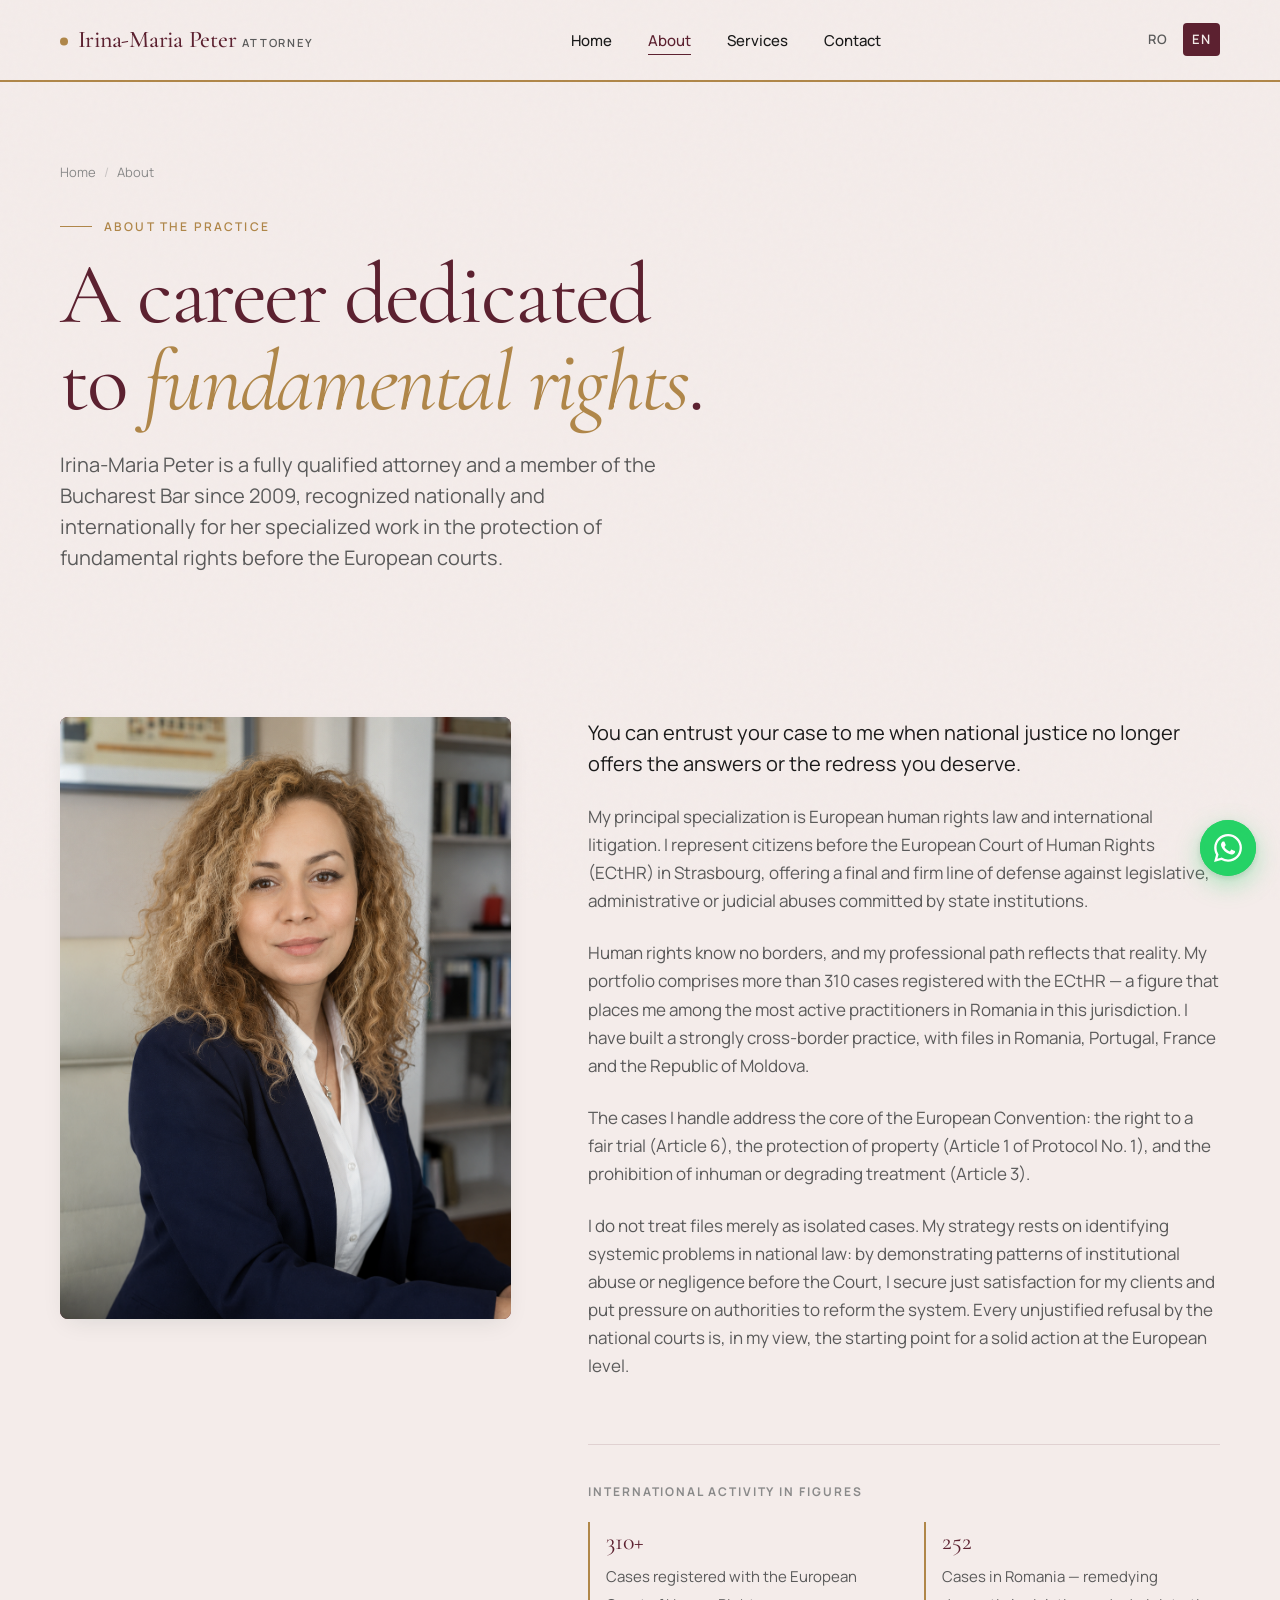
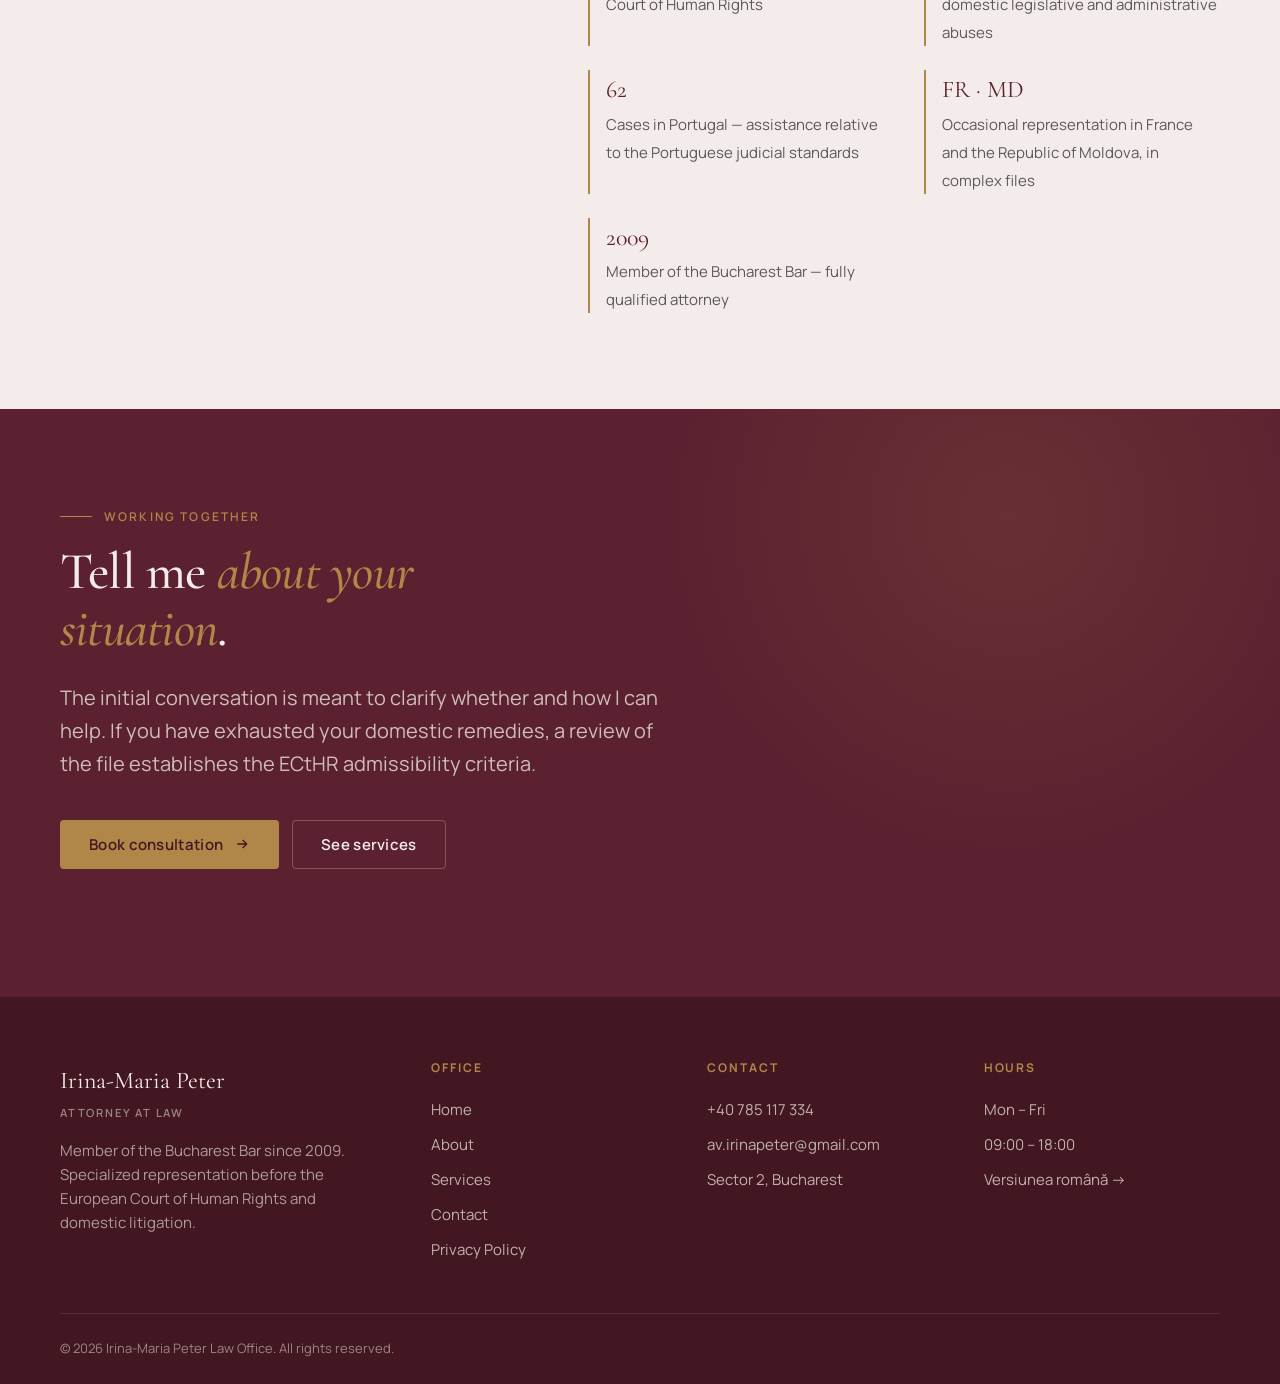
<file: en/about.html>
<!doctype html>
<html lang="en">
<head>
  <meta charset="utf-8" />
  <meta name="viewport" content="width=device-width,initial-scale=1" />

  <title>About Irina-Maria Peter — ECtHR Attorney in the Bucharest Bar | Human Rights Law</title>
  <meta name="description" content="Irina-Maria Peter — attorney in the Bucharest Bar since 2009, specialized in European human rights law. 310+ cases before the ECtHR, with files in Romania, Portugal, France and Moldova." />
  <meta name="robots" content="index, follow, max-image-preview:large" />
  <link rel="canonical" href="https://avocat-popescu.ro/en/about.html" />

  <link rel="alternate" hreflang="ro" href="https://avocat-popescu.ro/despre.html" />
  <link rel="alternate" hreflang="en" href="https://avocat-popescu.ro/en/about.html" />
  <link rel="alternate" hreflang="x-default" href="https://avocat-popescu.ro/" />

  <meta property="og:type" content="profile" />
  <meta property="og:locale" content="en_US" />
  <meta property="og:title" content="About Irina-Maria Peter — ECtHR Attorney in Bucharest" />
  <meta property="og:description" content="Attorney specialized in European human rights law, with 310+ cases before the ECtHR." />
  <meta property="og:url" content="https://avocat-popescu.ro/en/about.html" />
  <meta property="og:image" content="https://avocat-popescu.ro/assets/og-image.jpg" />

  <meta name="theme-color" content="#5c2130" />
  <link rel="icon" type="image/svg+xml" href="data:image/svg+xml,%3Csvg xmlns='http://www.w3.org/2000/svg' viewBox='0 0 32 32'%3E%3Crect width='32' height='32' rx='6' fill='%235c2130'/%3E%3Ctext x='50%25' y='50%25' dy='.35em' text-anchor='middle' font-family='Georgia,serif' font-size='18' font-style='italic' fill='%23b08749'%3EI%3C/text%3E%3C/svg%3E" />

  <link rel="preconnect" href="https://fonts.googleapis.com" />
  <link rel="preconnect" href="https://fonts.gstatic.com" crossorigin />
  <link href="https://fonts.googleapis.com/css2?family=Cormorant+Garamond:ital,wght@0,400;0,500;0,600;1,400;1,500&family=Manrope:wght@300;400;500;600;700&display=swap" rel="stylesheet" />
  <link rel="stylesheet" href="../assets/styles.css" />

  <script type="application/ld+json">
  {
    "@context": "https://schema.org",
    "@type": "ProfilePage",
    "mainEntity": {
      "@type": "Person",
      "name": "Irina-Maria Peter",
      "jobTitle": "Attorney at Law",
      "url": "https://avocat-popescu.ro/en/about.html",
      "knowsLanguage": ["ro","en"],
      "knowsAbout": ["European Convention on Human Rights", "European Court of Human Rights", "Civil law", "Criminal law", "Family law"],
      "memberOf": { "@type": "Organization", "name": "Bucharest Bar Association" }
    }
  }
  </script>
</head>

<body>
  <header class="site-header">
    <div class="container">
      <nav class="nav" aria-label="Main navigation">
        <a href="index.html" class="brand">
          <span class="brand-mark" aria-hidden="true"></span>
          <span>Irina-Maria Peter <small>Attorney</small></span>
        </a>
        <ul class="nav-links" data-open="false">
          <li><a href="index.html">Home</a></li>
          <li><a href="about.html" aria-current="page">About</a></li>
          <li><a href="services.html">Services</a></li>
          <li><a href="contact.html">Contact</a></li>
        </ul>
        <div class="nav-right">
          <div class="lang-switch">
            <a href="../despre.html">RO</a>
            <a href="about.html" class="active">EN</a>
          </div>
          <button class="nav-toggle" type="button" aria-expanded="false" aria-label="Open menu"><span></span></button>
        </div>
      </nav>
    </div>
  </header>

  <main>
    <section class="page-header">
      <div class="container">
        <nav class="breadcrumb" aria-label="Breadcrumb">
          <a href="index.html">Home</a><span class="breadcrumb-sep">/</span><span>About</span>
        </nav>
        <span class="eyebrow fade-up">About the practice</span>
        <h1 class="fade-up delay-1">
          A career dedicated to <em>fundamental rights</em>.
        </h1>
        <p class="lead fade-up delay-2">
          Irina-Maria Peter is a fully qualified attorney and a member of the Bucharest Bar since 2009, recognized nationally and internationally for her specialized work in the protection of fundamental rights before the European courts.
        </p>
      </div>
    </section>

    <section class="section">
      <div class="container">
        <div class="about-grid reveal">
          <div class="about-image">
            <img src="../assets/portrait.png" alt="Irina-Maria Peter, attorney in the Bucharest Bar" />
          </div>

          <div class="about-content">
            <p class="lead">
              You can entrust your case to me when national justice no longer offers the answers or the redress you deserve.
            </p>

            <p>
              My principal specialization is European human rights law and international litigation. I represent citizens before the European Court of Human Rights (ECtHR) in Strasbourg, offering a final and firm line of defense against legislative, administrative or judicial abuses committed by state institutions.
            </p>

            <p>
              Human rights know no borders, and my professional path reflects that reality. My portfolio comprises more than 310 cases registered with the ECtHR — a figure that places me among the most active practitioners in Romania in this jurisdiction. I have built a strongly cross-border practice, with files in Romania, Portugal, France and the Republic of Moldova.
            </p>

            <p>
              The cases I handle address the core of the European Convention: the right to a fair trial (Article 6), the protection of property (Article 1 of Protocol No. 1), and the prohibition of inhuman or degrading treatment (Article 3).
            </p>

            <p>
              I do not treat files merely as isolated cases. My strategy rests on identifying systemic problems in national law: by demonstrating patterns of institutional abuse or negligence before the Court, I secure just satisfaction for my clients and put pressure on authorities to reform the system. Every unjustified refusal by the national courts is, in my view, the starting point for a solid action at the European level.
            </p>

            <div class="credentials">
              <h3>International activity in figures</h3>
              <div class="credentials-list">
                <div class="credential-item">
                  <span class="year">310+</span>
                  <span class="desc">Cases registered with the European Court of Human Rights</span>
                </div>
                <div class="credential-item">
                  <span class="year">252</span>
                  <span class="desc">Cases in Romania — remedying domestic legislative and administrative abuses</span>
                </div>
                <div class="credential-item">
                  <span class="year">62</span>
                  <span class="desc">Cases in Portugal — assistance relative to the Portuguese judicial standards</span>
                </div>
                <div class="credential-item">
                  <span class="year">FR · MD</span>
                  <span class="desc">Occasional representation in France and the Republic of Moldova, in complex files</span>
                </div>
                <div class="credential-item">
                  <span class="year">2009</span>
                  <span class="desc">Member of the Bucharest Bar — fully qualified attorney</span>
                </div>
              </div>
            </div>
          </div>
        </div>
      </div>
    </section>

    <section class="cta-strip">
      <div class="container">
        <div class="reveal">
          <span class="eyebrow" style="color:var(--color-accent)">Working together</span>
          <h2 style="margin-top:1rem">Tell me <em>about your situation</em>.</h2>
          <p>The initial conversation is meant to clarify whether and how I can help. If you have exhausted your domestic remedies, a review of the file establishes the ECtHR admissibility criteria.</p>
          <div class="hero-actions">
            <a href="contact.html" class="btn btn-primary btn-arrow">Book consultation
              <svg viewBox="0 0 24 24" fill="none" stroke="currentColor" stroke-width="2"><path d="M5 12h14M13 6l6 6-6 6"/></svg></a>
            <a href="services.html" class="btn btn-ghost">See services</a>
          </div>
        </div>
      </div>
    </section>
  </main>

  <footer class="site-footer">
    <div class="container">
      <div class="footer-grid">
        <div>
          <span class="footer-brand">Irina-Maria Peter<small>Attorney at Law</small></span>
          <p style="color:rgba(245,241,234,0.6); max-width:32ch; font-size:0.9375rem; line-height:1.6">
            Member of the Bucharest Bar since 2009. Specialized representation before the European Court of Human Rights and domestic litigation.
          </p>
        </div>
        <div class="footer-col"><h4>Office</h4><ul>
          <li><a href="index.html">Home</a></li><li><a href="about.html">About</a></li>
          <li><a href="services.html">Services</a></li><li><a href="contact.html">Contact</a></li>
          <li><a href="privacy-policy.html">Privacy Policy</a></li>
        </ul></div>
        <div class="footer-col"><h4>Contact</h4><ul>
          <li><a href="tel:+40785117334">+40 785 117 334</a></li>
          <li><a href="mailto:av.irinapeter@gmail.com">av.irinapeter@gmail.com</a></li>
          <li>Sector 2, Bucharest</li>
        </ul></div>
        <div class="footer-col"><h4>Hours</h4><ul>
          <li>Mon – Fri</li><li>09:00 – 18:00</li>
          <li style="margin-top:0.5rem"><a href="../despre.html">Versiunea română →</a></li>
        </ul></div>
      </div>
      <div class="footer-meta">
        <span>© <span data-year>2026</span> Irina-Maria Peter Law Office. All rights reserved.</span>
      </div>
    </div>
  </footer>

  <script src="../assets/script.js" defer></script>
</body>
</html>
</file>
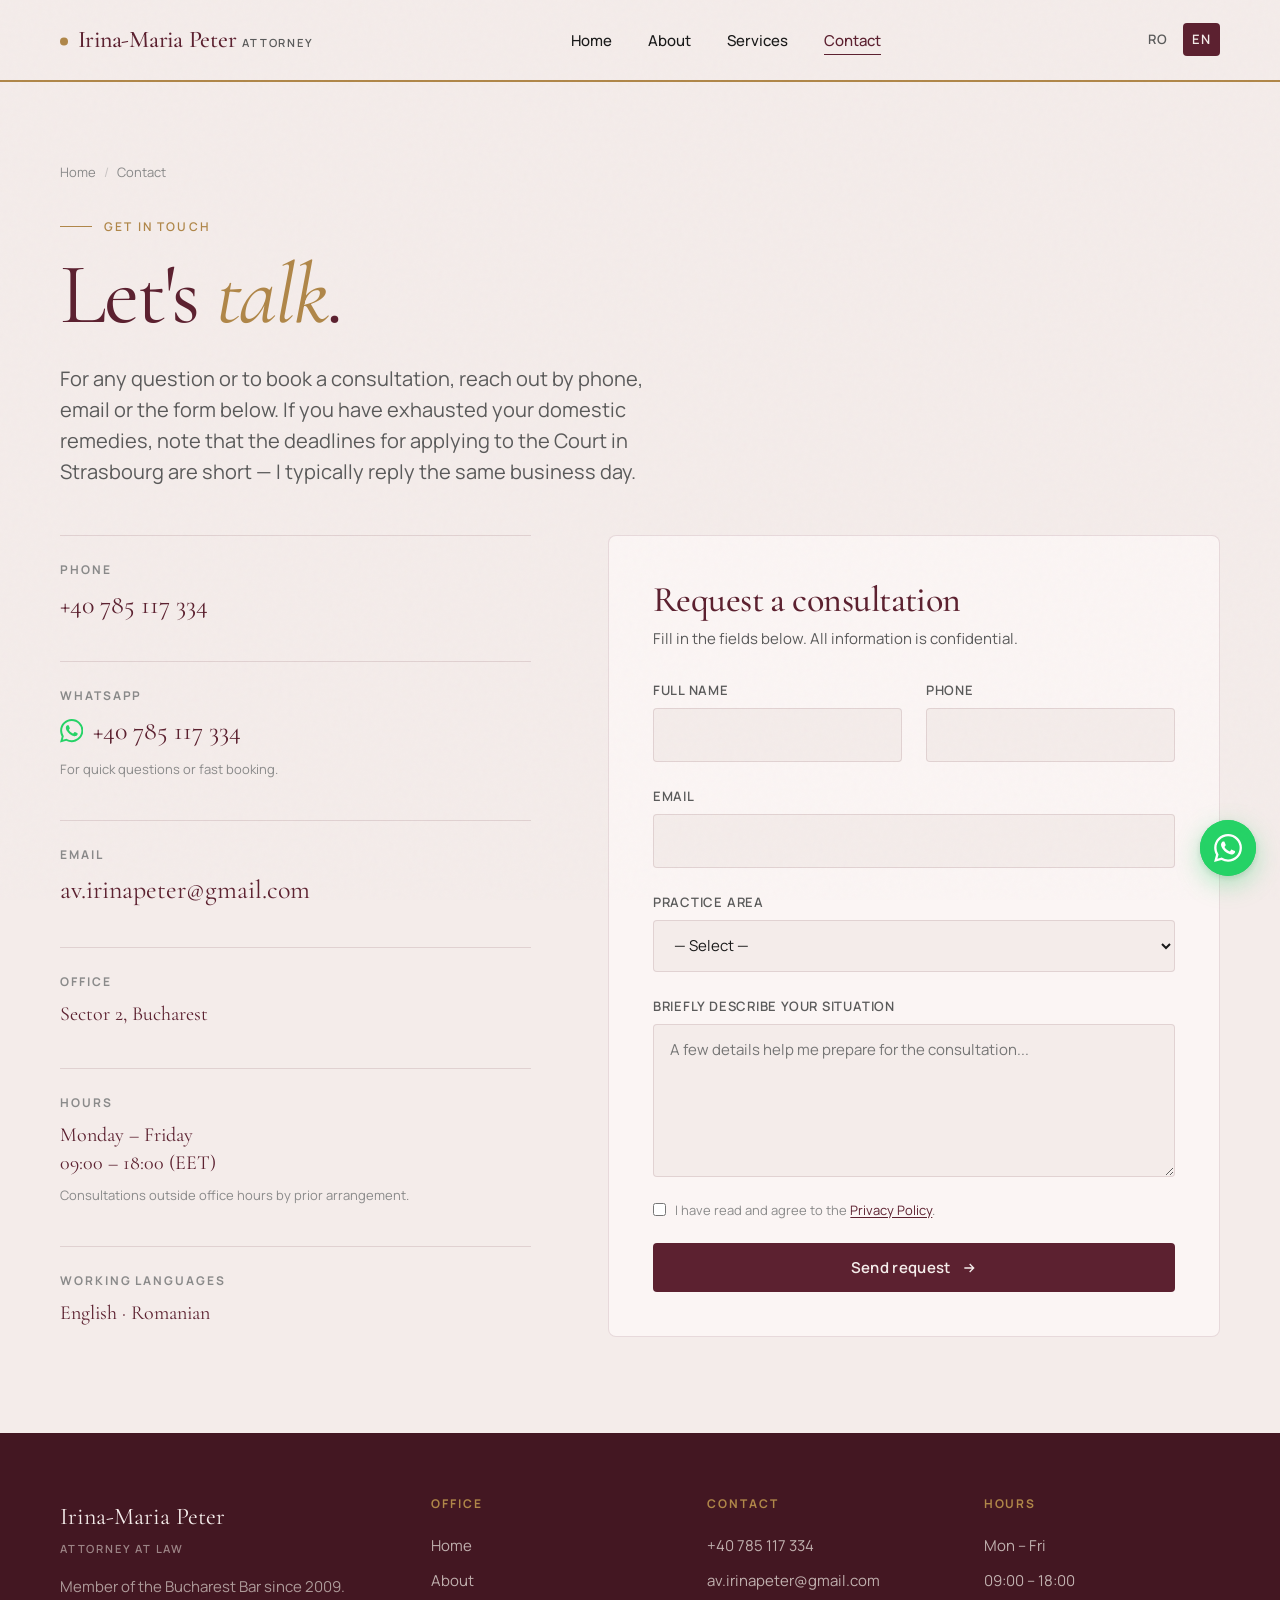
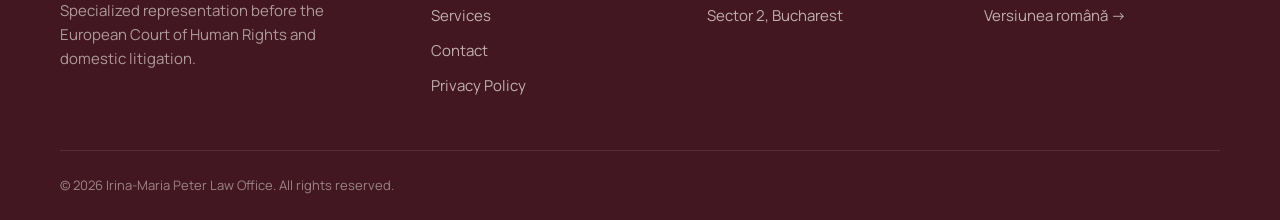
<file: en/contact.html>
<!doctype html>
<html lang="en">
<head>
  <meta charset="utf-8" />
  <meta name="viewport" content="width=device-width,initial-scale=1" />

  <title>Contact — Book a Consultation with Irina-Maria Peter | Bucharest Law Office</title>
  <meta name="description" content="Book a legal consultation with Irina-Maria Peter Law Office in Bucharest. Address, phone, email and contact form. In-person, phone or online consultations — including on ECtHR admissibility." />
  <meta name="robots" content="index, follow, max-image-preview:large" />
  <link rel="canonical" href="https://avocat-popescu.ro/en/contact.html" />

  <link rel="alternate" hreflang="ro" href="https://avocat-popescu.ro/contact.html" />
  <link rel="alternate" hreflang="en" href="https://avocat-popescu.ro/en/contact.html" />
  <link rel="alternate" hreflang="x-default" href="https://avocat-popescu.ro/" />

  <meta property="og:type" content="website" />
  <meta property="og:locale" content="en_US" />
  <meta property="og:title" content="Contact — Irina-Maria Peter, Attorney" />
  <meta property="og:description" content="Book a legal consultation in Bucharest." />
  <meta property="og:url" content="https://avocat-popescu.ro/en/contact.html" />
  <meta property="og:image" content="https://avocat-popescu.ro/assets/og-image.jpg" />

  <meta name="theme-color" content="#5c2130" />
  <link rel="icon" type="image/svg+xml" href="data:image/svg+xml,%3Csvg xmlns='http://www.w3.org/2000/svg' viewBox='0 0 32 32'%3E%3Crect width='32' height='32' rx='6' fill='%235c2130'/%3E%3Ctext x='50%25' y='50%25' dy='.35em' text-anchor='middle' font-family='Georgia,serif' font-size='18' font-style='italic' fill='%23b08749'%3EI%3C/text%3E%3C/svg%3E" />

  <link rel="preconnect" href="https://fonts.googleapis.com" />
  <link rel="preconnect" href="https://fonts.gstatic.com" crossorigin />
  <link href="https://fonts.googleapis.com/css2?family=Cormorant+Garamond:ital,wght@0,400;0,500;0,600;1,400;1,500&family=Manrope:wght@300;400;500;600;700&display=swap" rel="stylesheet" />
  <link rel="stylesheet" href="../assets/styles.css" />

  <script type="application/ld+json">
  {
    "@context": "https://schema.org",
    "@type": "ContactPage",
    "name": "Contact - Irina-Maria Peter, Attorney",
    "url": "https://avocat-popescu.ro/en/contact.html",
    "mainEntity": {
      "@type": "LegalService",
      "name": "Irina-Maria Peter Law Office",
      "telephone": "+40785117334",
      "email": "av.irinapeter@gmail.com",
      "address": {
        "@type": "PostalAddress",
        "addressLocality": "Bucharest",
        "addressRegion": "Sector 2",
        "addressCountry": "RO"
      }
    },
    "breadcrumb": {
      "@type": "BreadcrumbList",
      "itemListElement": [
        { "@type": "ListItem", "position": 1, "name": "Home", "item": "https://avocat-popescu.ro/en/" },
        { "@type": "ListItem", "position": 2, "name": "Contact", "item": "https://avocat-popescu.ro/en/contact.html" }
      ]
    }
  }
  </script>
</head>

<body>
  <header class="site-header">
    <div class="container">
      <nav class="nav" aria-label="Main navigation">
        <a href="index.html" class="brand">
          <span class="brand-mark" aria-hidden="true"></span>
          <span>Irina-Maria Peter <small>Attorney</small></span>
        </a>
        <ul class="nav-links" data-open="false">
          <li><a href="index.html">Home</a></li>
          <li><a href="about.html">About</a></li>
          <li><a href="services.html">Services</a></li>
          <li><a href="contact.html" aria-current="page">Contact</a></li>
        </ul>
        <div class="nav-right">
          <div class="lang-switch">
            <a href="../contact.html">RO</a>
            <a href="contact.html" class="active">EN</a>
          </div>
          <button class="nav-toggle" type="button" aria-expanded="false" aria-label="Open menu"><span></span></button>
        </div>
      </nav>
    </div>
  </header>

  <main>
    <section class="page-header">
      <div class="container">
        <nav class="breadcrumb" aria-label="Breadcrumb">
          <a href="index.html">Home</a><span class="breadcrumb-sep">/</span><span>Contact</span>
        </nav>
        <span class="eyebrow fade-up">Get in touch</span>
        <h1 class="fade-up delay-1">
          Let's <em>talk</em>.
        </h1>
        <p class="lead fade-up delay-2">
          For any question or to book a consultation, reach out by phone, email or the form below. If you have exhausted your domestic remedies, note that the deadlines for applying to the Court in Strasbourg are short — I typically reply the same business day.
        </p>
      </div>
    </section>

    <section class="section" style="padding-top:0">
      <div class="container">
        <div class="contact-grid reveal">

          <div class="contact-info">
            <div class="contact-block">
              <div class="label">Phone</div>
              <a href="tel:+40785117334" class="value">+40 785 117 334</a>
            </div>

            <div class="contact-block">
              <div class="label">WhatsApp</div>
              <a href="https://wa.me/40785117334?text=Hello%2C%20I%27d%20like%20to%20schedule%20a%20consultation."
                 class="value contact-whatsapp"
                 target="_blank"
                 rel="noopener">
                <svg viewBox="0 0 24 24" fill="currentColor" aria-hidden="true">
                  <path d="M17.472 14.382c-.297-.149-1.758-.867-2.03-.967-.273-.099-.471-.148-.67.15-.197.297-.767.966-.94 1.164-.173.199-.347.223-.644.075-.297-.15-1.255-.463-2.39-1.475-.883-.788-1.48-1.761-1.653-2.059-.173-.297-.018-.458.13-.606.134-.133.298-.347.446-.52.149-.174.198-.298.298-.497.099-.198.05-.371-.025-.52-.075-.149-.669-1.612-.916-2.207-.242-.579-.487-.5-.669-.51-.173-.008-.371-.01-.57-.01-.198 0-.52.074-.792.372-.272.297-1.04 1.016-1.04 2.479 0 1.462 1.065 2.875 1.213 3.074.149.198 2.096 3.2 5.077 4.487.709.306 1.262.489 1.694.625.712.227 1.36.195 1.871.118.571-.085 1.758-.719 2.006-1.413.248-.694.248-1.289.173-1.413-.074-.124-.272-.198-.57-.347m-5.421 7.403h-.004a9.87 9.87 0 01-5.031-1.378l-.361-.214-3.741.982.998-3.648-.235-.374a9.86 9.86 0 01-1.51-5.26c.001-5.45 4.436-9.884 9.888-9.884 2.64 0 5.122 1.03 6.988 2.898a9.825 9.825 0 012.893 6.994c-.003 5.45-4.437 9.884-9.885 9.884m8.413-18.297A11.815 11.815 0 0012.05 0C5.495 0 .16 5.335.157 11.892c0 2.096.547 4.142 1.588 5.945L.057 24l6.305-1.654a11.882 11.882 0 005.683 1.448h.005c6.554 0 11.89-5.335 11.893-11.893a11.821 11.821 0 00-3.48-8.413z"/>
                </svg>
                <span>+40 785 117 334</span>
              </a>
              <p class="form-note" style="margin-top:0.5rem">
                For quick questions or fast booking.
              </p>
            </div>

            <div class="contact-block">
              <div class="label">Email</div>
              <a href="mailto:av.irinapeter@gmail.com" class="value">av.irinapeter@gmail.com</a>
            </div>

            <div class="contact-block">
              <div class="label">Office</div>
              <span class="value" style="font-size:1.25rem; line-height:1.4">
                Sector 2, Bucharest
              </span>
            </div>

            <div class="contact-block">
              <div class="label">Hours</div>
              <span class="value" style="font-size:1.25rem; line-height:1.4">
                Monday – Friday<br>
                09:00 – 18:00 (EET)
              </span>
              <p class="form-note" style="margin-top:0.5rem">
                Consultations outside office hours by prior arrangement.
              </p>
            </div>

            <div class="contact-block">
              <div class="label">Working languages</div>
              <span class="value" style="font-size:1.25rem">English · Romanian</span>
            </div>
          </div>

          <!-- Web3Forms — replace the access_key value with your real key from web3forms.com -->
          <form class="form-card" action="https://api.web3forms.com/submit" method="POST">
            <input type="hidden" name="access_key" value="f4cdccfe-3b60-4588-b2b1-0d68514e0ada" />
            <input type="hidden" name="subject" value="Consultation request — Av. Irina-Maria Peter website" />
            <input type="hidden" name="from_name" value="Av. Irina-Maria Peter website" />
            <input type="hidden" name="Policy version" value="v1-2026-09-26" />
            <h2 style="margin-bottom:0.5rem">Request a consultation</h2>
            <p style="color:var(--color-ink-muted); margin-bottom:1.75rem; font-size:0.9375rem">
              Fill in the fields below. All information is confidential.
            </p>

            <div class="form-row">
              <div class="form-field">
                <label for="name">Full name</label>
                <input type="text" id="name" name="name" required autocomplete="name" />
              </div>
              <div class="form-field">
                <label for="phone">Phone</label>
                <input type="tel" id="phone" name="phone" autocomplete="tel" />
              </div>
            </div>

            <div class="form-field">
              <label for="email">Email</label>
              <input type="email" id="email" name="email" autocomplete="email" />
            </div>

            <div class="form-field">
              <label for="area">Practice area</label>
              <select id="area" name="practice_area" required>
                <option value="">— Select —</option>
                <option>European Law (ECtHR)</option>
                <option>Civil Law</option>
                <option>Criminal Law</option>
                <option>Family Law</option>
                <option>Employment Law</option>
                <option>Administrative Litigation</option>
                <option>Mediation</option>
                <option>Other</option>
              </select>
            </div>

            <div class="form-field">
              <label for="message">Briefly describe your situation</label>
              <textarea id="message" name="message" rows="5" required minlength="15" placeholder="A few details help me prepare for the consultation..."></textarea>
            </div>

            <!-- Honeypot anti-spam (Web3Forms) -->
            <input type="checkbox" name="botcheck" style="display:none" tabindex="-1" aria-hidden="true" />

            <label class="form-consent">
              <input type="checkbox" name="GDPR consent" value="Yes - I have read and agree to the Privacy Policy" required />
              <span>I have read and agree to the <a href="privacy-policy.html" target="_blank" rel="noopener">Privacy Policy</a>.</span>
            </label>

            <button type="submit" class="btn btn-primary btn-arrow" style="width:100%; justify-content:center">
              Send request
              <svg viewBox="0 0 24 24" fill="none" stroke="currentColor" stroke-width="2"><path d="M5 12h14M13 6l6 6-6 6"/></svg>
            </button>
          </form>

        </div>
      </div>
    </section>
  </main>

  <footer class="site-footer">
    <div class="container">
      <div class="footer-grid">
        <div>
          <span class="footer-brand">Irina-Maria Peter<small>Attorney at Law</small></span>
          <p style="color:rgba(245,241,234,0.6); max-width:32ch; font-size:0.9375rem; line-height:1.6">
            Member of the Bucharest Bar since 2009. Specialized representation before the European Court of Human Rights and domestic litigation.
          </p>
        </div>
        <div class="footer-col"><h4>Office</h4><ul>
          <li><a href="index.html">Home</a></li><li><a href="about.html">About</a></li>
          <li><a href="services.html">Services</a></li><li><a href="contact.html">Contact</a></li>
          <li><a href="privacy-policy.html">Privacy Policy</a></li>
        </ul></div>
        <div class="footer-col"><h4>Contact</h4><ul>
          <li><a href="tel:+40785117334">+40 785 117 334</a></li>
          <li><a href="mailto:av.irinapeter@gmail.com">av.irinapeter@gmail.com</a></li>
          <li>Sector 2, Bucharest</li>
        </ul></div>
        <div class="footer-col"><h4>Hours</h4><ul>
          <li>Mon – Fri</li><li>09:00 – 18:00</li>
          <li style="margin-top:0.5rem"><a href="../contact.html">Versiunea română →</a></li>
        </ul></div>
      </div>
      <div class="footer-meta">
        <span>© <span data-year>2026</span> Irina-Maria Peter Law Office. All rights reserved.</span>
      </div>
    </div>
  </footer>

  <script src="../assets/script.js" defer></script>
</body>
</html>
</file>
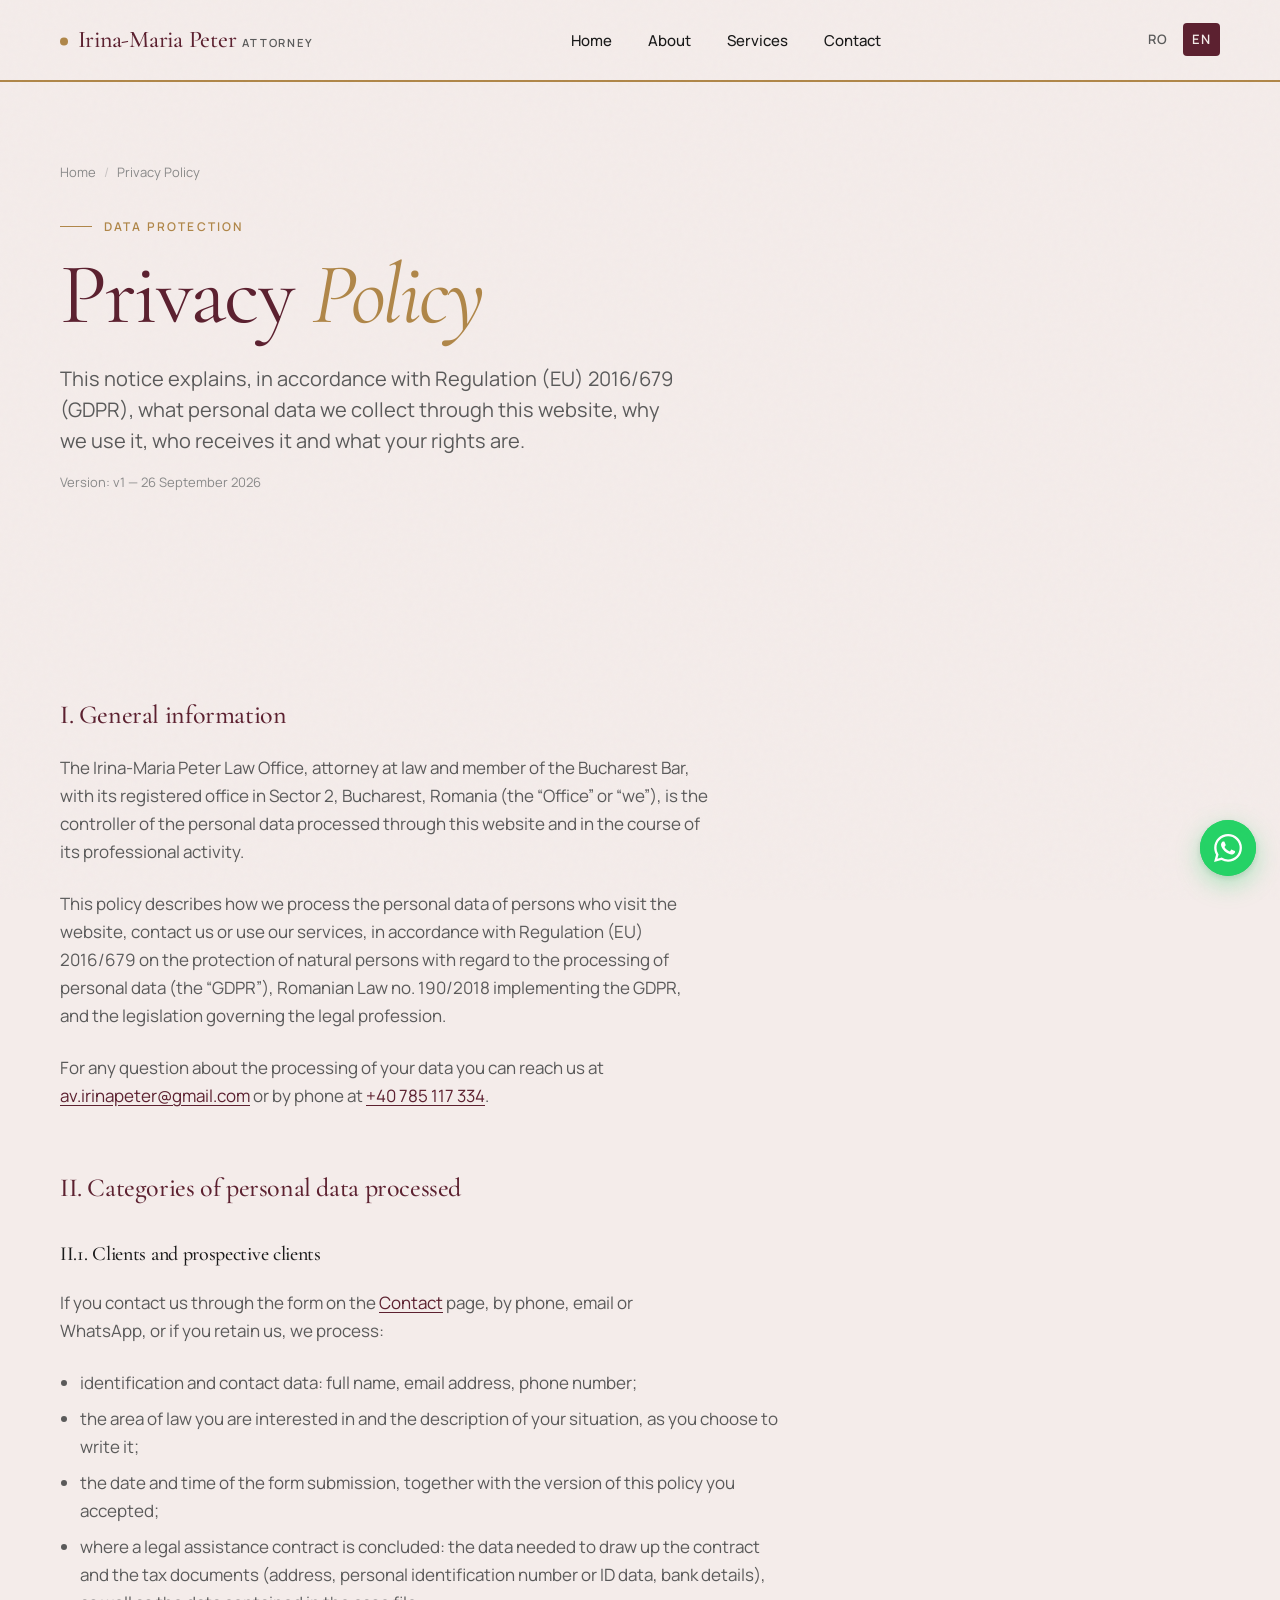
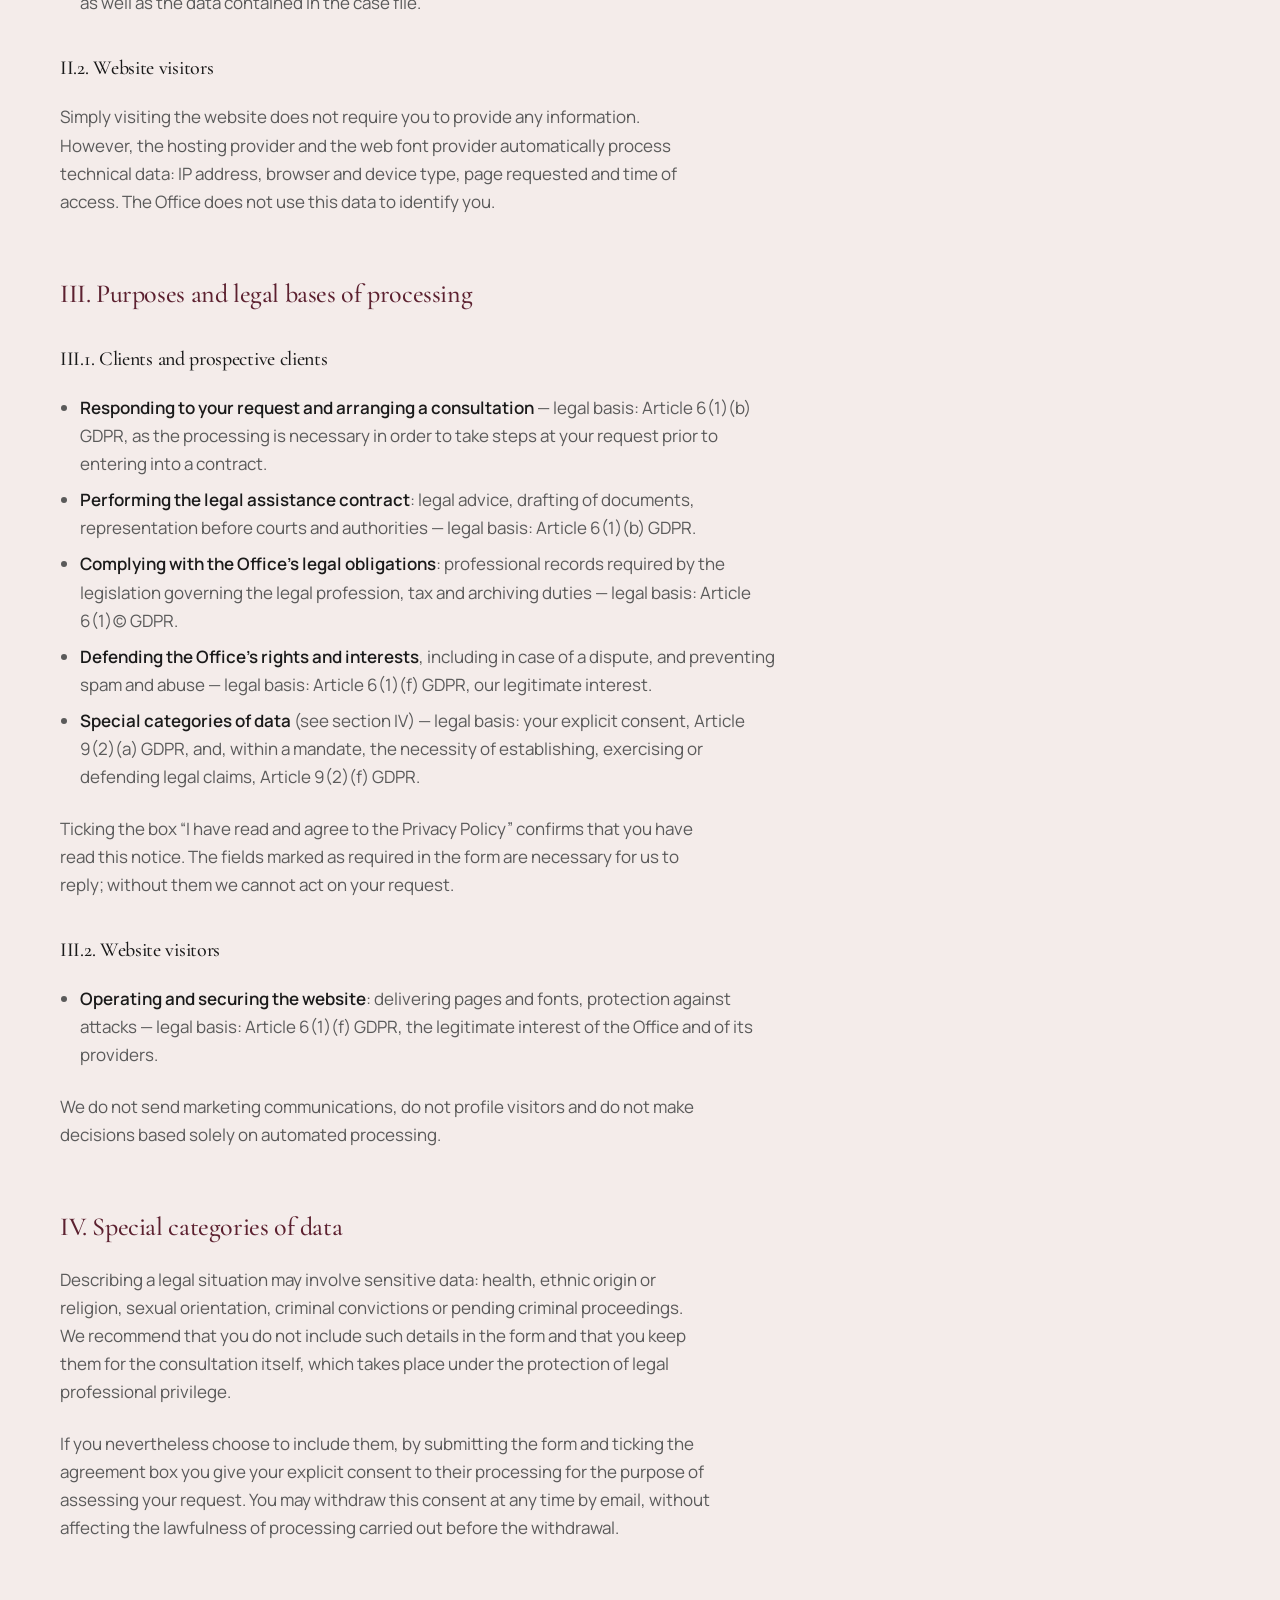
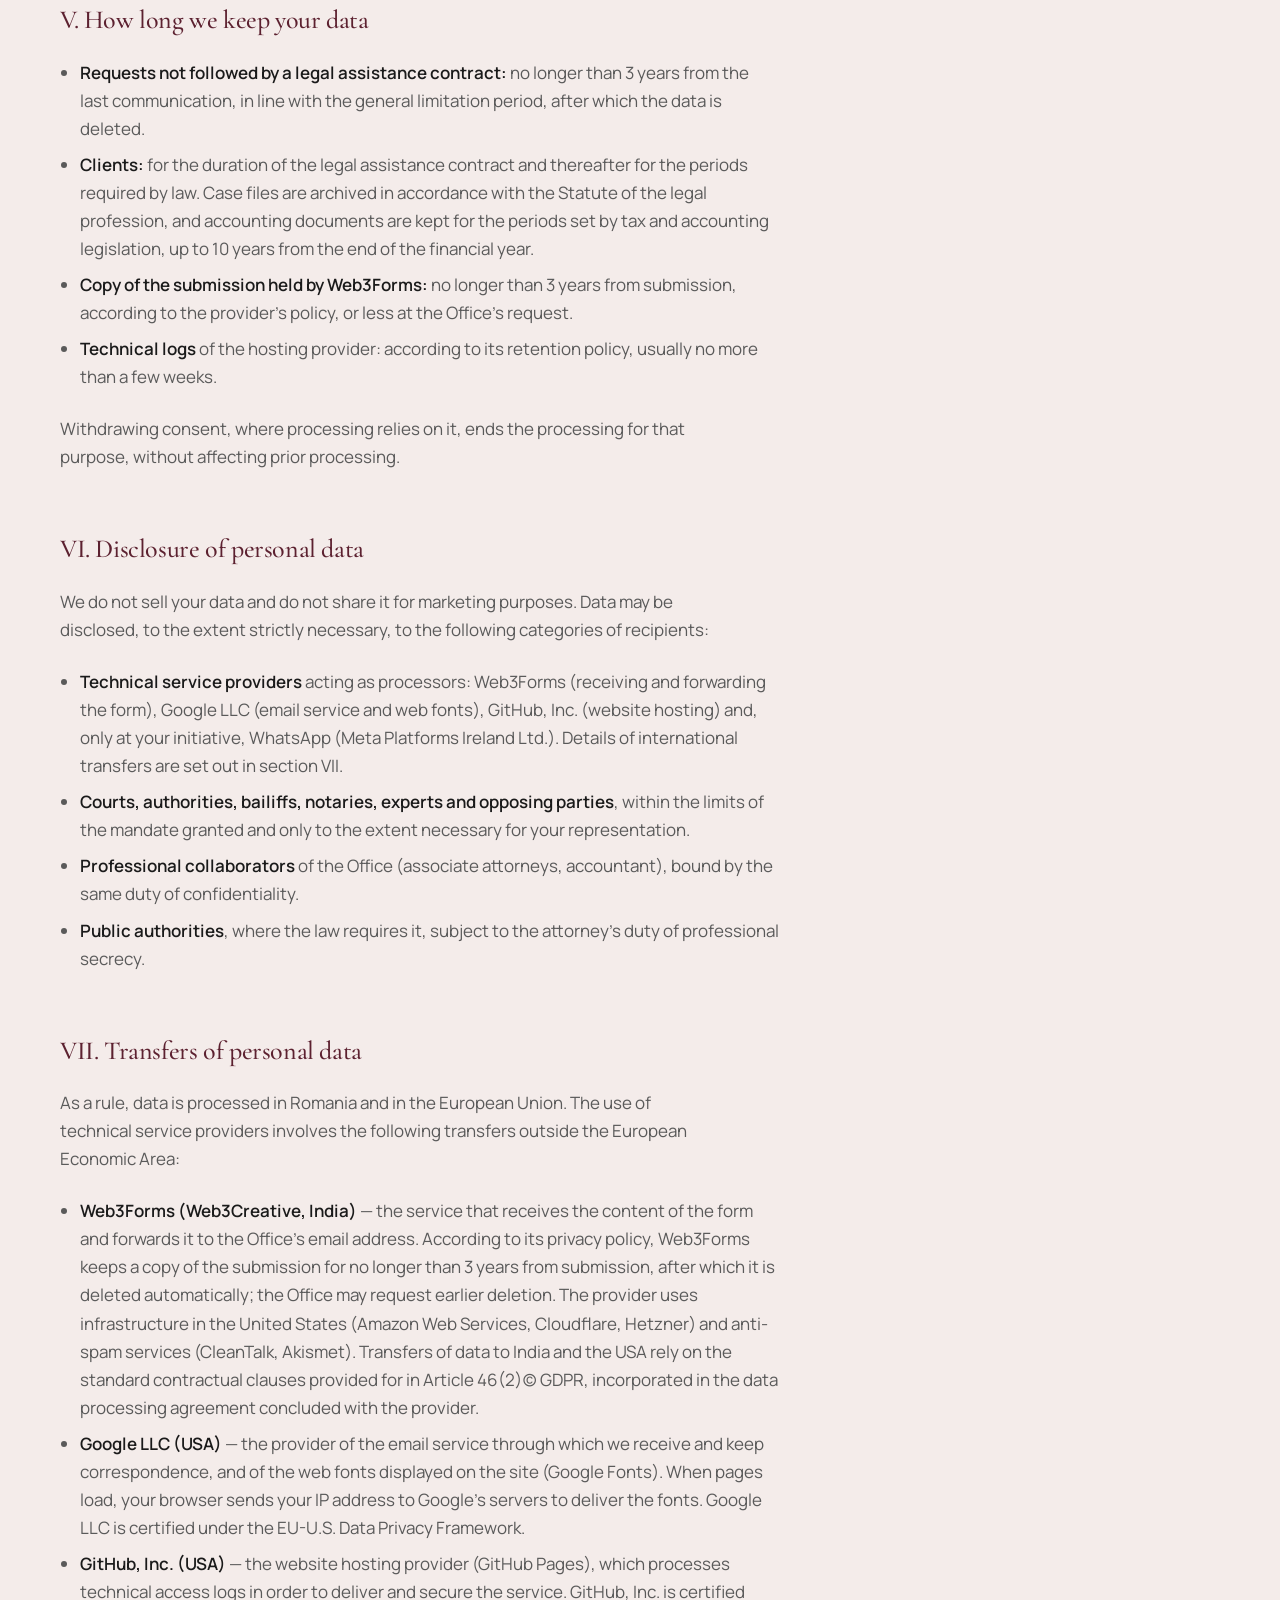
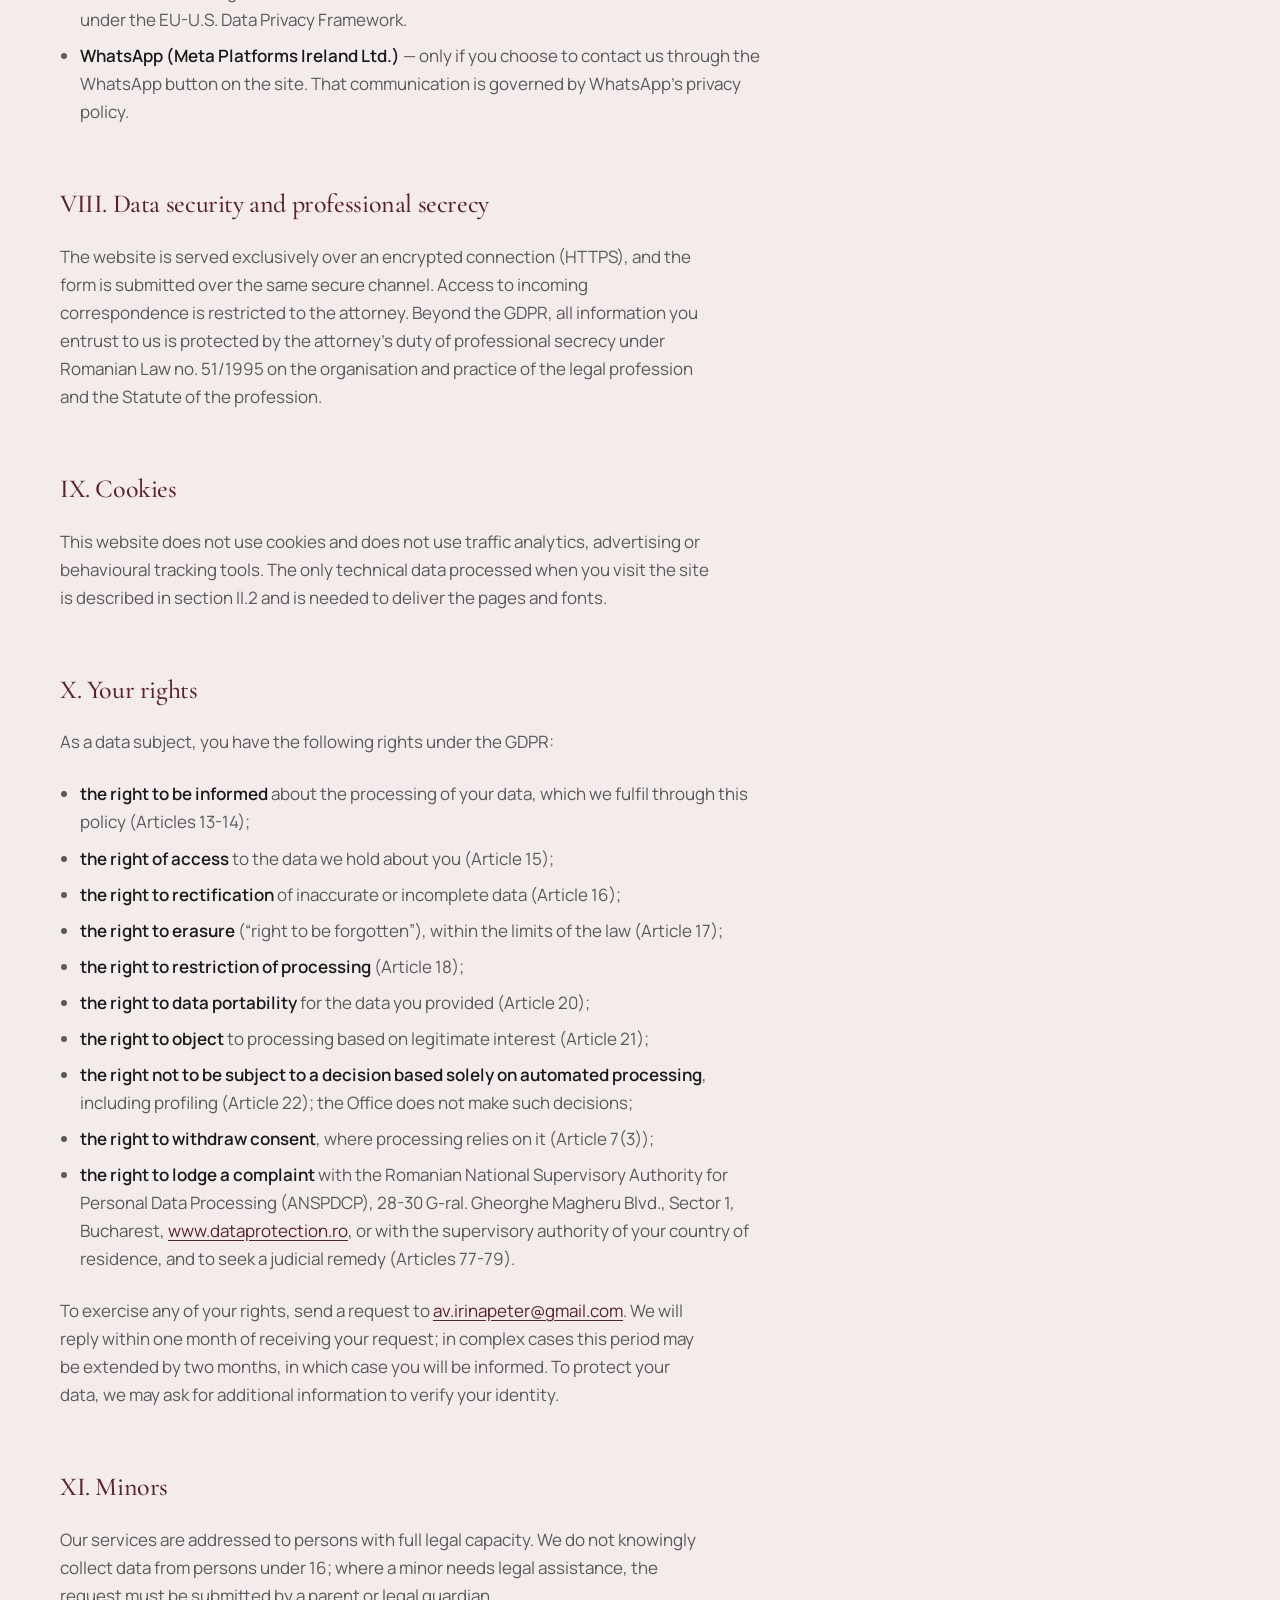
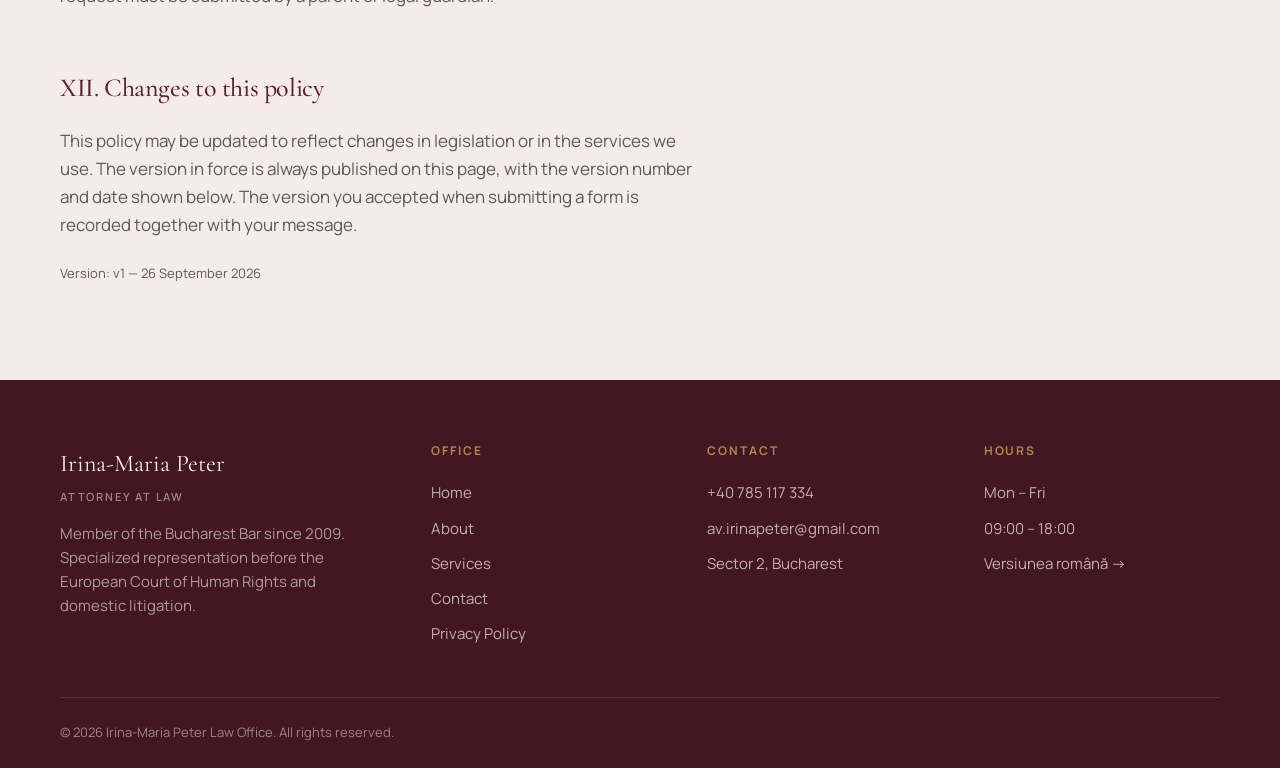
<file: en/privacy-policy.html>
<!doctype html>
<html lang="en">
<head>
  <meta charset="utf-8" />
  <meta name="viewport" content="width=device-width,initial-scale=1" />

  <title>Privacy Policy — Irina-Maria Peter Law Office</title>
  <meta name="description" content="Information on the processing of personal data collected through the contact form of the Irina-Maria Peter Law Office: what we collect, why, who receives it and your rights under the GDPR." />
  <meta name="robots" content="index, follow, max-image-preview:large" />
  <link rel="canonical" href="https://avocat-popescu.ro/en/privacy-policy.html" />

  <link rel="alternate" hreflang="ro" href="https://avocat-popescu.ro/politica-confidentialitate.html" />
  <link rel="alternate" hreflang="en" href="https://avocat-popescu.ro/en/privacy-policy.html" />
  <link rel="alternate" hreflang="x-default" href="https://avocat-popescu.ro/politica-confidentialitate.html" />

  <meta property="og:type" content="website" />
  <meta property="og:locale" content="en_US" />
  <meta property="og:title" content="Privacy Policy — Irina-Maria Peter Law Office" />
  <meta property="og:description" content="How we process the personal data submitted through the contact form and what your rights are." />
  <meta property="og:url" content="https://avocat-popescu.ro/en/privacy-policy.html" />
  <meta property="og:image" content="https://avocat-popescu.ro/assets/og-image.jpg" />

  <meta name="theme-color" content="#5c2130" />
  <link rel="icon" type="image/svg+xml" href="data:image/svg+xml,%3Csvg xmlns='http://www.w3.org/2000/svg' viewBox='0 0 32 32'%3E%3Crect width='32' height='32' rx='6' fill='%235c2130'/%3E%3Ctext x='50%25' y='50%25' dy='.35em' text-anchor='middle' font-family='Georgia,serif' font-size='18' font-style='italic' fill='%23b08749'%3EI%3C/text%3E%3C/svg%3E" />

  <link rel="preconnect" href="https://fonts.googleapis.com" />
  <link rel="preconnect" href="https://fonts.gstatic.com" crossorigin />
  <link href="https://fonts.googleapis.com/css2?family=Cormorant+Garamond:ital,wght@0,400;0,500;0,600;1,400;1,500&family=Manrope:wght@300;400;500;600;700&display=swap" rel="stylesheet" />
  <link rel="stylesheet" href="../assets/styles.css" />

  <script type="application/ld+json">
  {
    "@context": "https://schema.org",
    "@type": "WebPage",
    "name": "Privacy Policy",
    "url": "https://avocat-popescu.ro/en/privacy-policy.html",
    "inLanguage": "en",
    "dateModified": "2026-09-26",
    "breadcrumb": {
      "@type": "BreadcrumbList",
      "itemListElement": [
        { "@type": "ListItem", "position": 1, "name": "Home", "item": "https://avocat-popescu.ro/en/" },
        { "@type": "ListItem", "position": 2, "name": "Privacy Policy", "item": "https://avocat-popescu.ro/en/privacy-policy.html" }
      ]
    }
  }
  </script>
</head>

<body>
  <header class="site-header">
    <div class="container">
      <nav class="nav" aria-label="Main navigation">
        <a href="index.html" class="brand">
          <span class="brand-mark" aria-hidden="true"></span>
          <span>Irina-Maria Peter <small>Attorney</small></span>
        </a>
        <ul class="nav-links" data-open="false">
          <li><a href="index.html">Home</a></li>
          <li><a href="about.html">About</a></li>
          <li><a href="services.html">Services</a></li>
          <li><a href="contact.html">Contact</a></li>
        </ul>
        <div class="nav-right">
          <div class="lang-switch">
            <a href="../politica-confidentialitate.html">RO</a>
            <a href="privacy-policy.html" class="active">EN</a>
          </div>
          <button class="nav-toggle" type="button" aria-expanded="false" aria-label="Open menu"><span></span></button>
        </div>
      </nav>
    </div>
  </header>

  <main>
    <section class="page-header">
      <div class="container">
        <nav class="breadcrumb" aria-label="Breadcrumb">
          <a href="index.html">Home</a><span class="breadcrumb-sep">/</span><span>Privacy Policy</span>
        </nav>
        <span class="eyebrow fade-up">Data protection</span>
        <h1 class="fade-up delay-1">
          Privacy <em>Policy</em>
        </h1>
        <p class="lead fade-up delay-2">
          This notice explains, in accordance with Regulation (EU) 2016/679 (GDPR), what personal data we collect through this website, why we use it, who receives it and what your rights are.
        </p>
        <p class="form-note fade-up delay-2">Version: v1 — 26 September 2026</p>
      </div>
    </section>

    <section class="section">
      <div class="container">
        <div class="legal-content">

          <h2>I. General information</h2>
          <p>
            The Irina-Maria Peter Law Office, attorney at law and member of the Bucharest Bar, with its registered office in Sector 2, Bucharest, Romania (the “Office” or “we”), is the controller of the personal data processed through this website and in the course of its professional activity.
          </p>
          <p>
            This policy describes how we process the personal data of persons who visit the website, contact us or use our services, in accordance with Regulation (EU) 2016/679 on the protection of natural persons with regard to the processing of personal data (the “GDPR”), Romanian Law no. 190/2018 implementing the GDPR, and the legislation governing the legal profession.
          </p>
          <p>
            For any question about the processing of your data you can reach us at <a href="mailto:av.irinapeter@gmail.com">av.irinapeter@gmail.com</a> or by phone at <a href="tel:+40785117334">+40 785 117 334</a>.
          </p>

          <h2>II. Categories of personal data processed</h2>
          <h3>II.1. Clients and prospective clients</h3>
          <p>If you contact us through the form on the <a href="contact.html">Contact</a> page, by phone, email or WhatsApp, or if you retain us, we process:</p>
          <ul>
            <li>identification and contact data: full name, email address, phone number;</li>
            <li>the area of law you are interested in and the description of your situation, as you choose to write it;</li>
            <li>the date and time of the form submission, together with the version of this policy you accepted;</li>
            <li>where a legal assistance contract is concluded: the data needed to draw up the contract and the tax documents (address, personal identification number or ID data, bank details), as well as the data contained in the case file.</li>
          </ul>
          <h3>II.2. Website visitors</h3>
          <p>
            Simply visiting the website does not require you to provide any information. However, the hosting provider and the web font provider automatically process technical data: IP address, browser and device type, page requested and time of access. The Office does not use this data to identify you.
          </p>

          <h2>III. Purposes and legal bases of processing</h2>
          <h3>III.1. Clients and prospective clients</h3>
          <ul>
            <li>
              <strong>Responding to your request and arranging a consultation</strong> — legal basis: Article 6(1)(b) GDPR, as the processing is necessary in order to take steps at your request prior to entering into a contract.
            </li>
            <li>
              <strong>Performing the legal assistance contract</strong>: legal advice, drafting of documents, representation before courts and authorities — legal basis: Article 6(1)(b) GDPR.
            </li>
            <li>
              <strong>Complying with the Office's legal obligations</strong>: professional records required by the legislation governing the legal profession, tax and archiving duties — legal basis: Article 6(1)(c) GDPR.
            </li>
            <li>
              <strong>Defending the Office's rights and interests</strong>, including in case of a dispute, and preventing spam and abuse — legal basis: Article 6(1)(f) GDPR, our legitimate interest.
            </li>
            <li>
              <strong>Special categories of data</strong> (see section IV) — legal basis: your explicit consent, Article 9(2)(a) GDPR, and, within a mandate, the necessity of establishing, exercising or defending legal claims, Article 9(2)(f) GDPR.
            </li>
          </ul>
          <p>
            Ticking the box “I have read and agree to the Privacy Policy” confirms that you have read this notice. The fields marked as required in the form are necessary for us to reply; without them we cannot act on your request.
          </p>
          <h3>III.2. Website visitors</h3>
          <ul>
            <li>
              <strong>Operating and securing the website</strong>: delivering pages and fonts, protection against attacks — legal basis: Article 6(1)(f) GDPR, the legitimate interest of the Office and of its providers.
            </li>
          </ul>
          <p>
            We do not send marketing communications, do not profile visitors and do not make decisions based solely on automated processing.
          </p>

          <h2>IV. Special categories of data</h2>
          <p>
            Describing a legal situation may involve sensitive data: health, ethnic origin or religion, sexual orientation, criminal convictions or pending criminal proceedings. We recommend that you do not include such details in the form and that you keep them for the consultation itself, which takes place under the protection of legal professional privilege.
          </p>
          <p>
            If you nevertheless choose to include them, by submitting the form and ticking the agreement box you give your explicit consent to their processing for the purpose of assessing your request. You may withdraw this consent at any time by email, without affecting the lawfulness of processing carried out before the withdrawal.
          </p>

          <h2>V. How long we keep your data</h2>
          <ul>
            <li>
              <strong>Requests not followed by a legal assistance contract:</strong> no longer than 3 years from the last communication, in line with the general limitation period, after which the data is deleted.
            </li>
            <li>
              <strong>Clients:</strong> for the duration of the legal assistance contract and thereafter for the periods required by law. Case files are archived in accordance with the Statute of the legal profession, and accounting documents are kept for the periods set by tax and accounting legislation, up to 10 years from the end of the financial year.
            </li>
            <li>
              <strong>Copy of the submission held by Web3Forms:</strong> no longer than 3 years from submission, according to the provider's policy, or less at the Office's request.
            </li>
            <li>
              <strong>Technical logs</strong> of the hosting provider: according to its retention policy, usually no more than a few weeks.
            </li>
          </ul>
          <p>
            Withdrawing consent, where processing relies on it, ends the processing for that purpose, without affecting prior processing.
          </p>

          <h2>VI. Disclosure of personal data</h2>
          <p>We do not sell your data and do not share it for marketing purposes. Data may be disclosed, to the extent strictly necessary, to the following categories of recipients:</p>
          <ul>
            <li>
              <strong>Technical service providers</strong> acting as processors: Web3Forms (receiving and forwarding the form), Google LLC (email service and web fonts), GitHub, Inc. (website hosting) and, only at your initiative, WhatsApp (Meta Platforms Ireland Ltd.). Details of international transfers are set out in section VII.
            </li>
            <li>
              <strong>Courts, authorities, bailiffs, notaries, experts and opposing parties</strong>, within the limits of the mandate granted and only to the extent necessary for your representation.
            </li>
            <li>
              <strong>Professional collaborators</strong> of the Office (associate attorneys, accountant), bound by the same duty of confidentiality.
            </li>
            <li>
              <strong>Public authorities</strong>, where the law requires it, subject to the attorney's duty of professional secrecy.
            </li>
          </ul>

          <h2>VII. Transfers of personal data</h2>
          <p>As a rule, data is processed in Romania and in the European Union. The use of technical service providers involves the following transfers outside the European Economic Area:</p>
          <ul>
            <li>
              <strong>Web3Forms (Web3Creative, India)</strong> — the service that receives the content of the form and forwards it to the Office's email address. According to its privacy policy, Web3Forms keeps a copy of the submission for no longer than 3 years from submission, after which it is deleted automatically; the Office may request earlier deletion. The provider uses infrastructure in the United States (Amazon Web Services, Cloudflare, Hetzner) and anti-spam services (CleanTalk, Akismet). Transfers of data to India and the USA rely on the standard contractual clauses provided for in Article 46(2)(c) GDPR, incorporated in the data processing agreement concluded with the provider.
            </li>
            <li>
              <strong>Google LLC (USA)</strong> — the provider of the email service through which we receive and keep correspondence, and of the web fonts displayed on the site (Google Fonts). When pages load, your browser sends your IP address to Google's servers to deliver the fonts. Google LLC is certified under the EU-U.S. Data Privacy Framework.
            </li>
            <li>
              <strong>GitHub, Inc. (USA)</strong> — the website hosting provider (GitHub Pages), which processes technical access logs in order to deliver and secure the service. GitHub, Inc. is certified under the EU-U.S. Data Privacy Framework.
            </li>
            <li>
              <strong>WhatsApp (Meta Platforms Ireland Ltd.)</strong> — only if you choose to contact us through the WhatsApp button on the site. That communication is governed by WhatsApp's privacy policy.
            </li>
          </ul>

          <h2>VIII. Data security and professional secrecy</h2>
          <p>
            The website is served exclusively over an encrypted connection (HTTPS), and the form is submitted over the same secure channel. Access to incoming correspondence is restricted to the attorney. Beyond the GDPR, all information you entrust to us is protected by the attorney's duty of professional secrecy under Romanian Law no. 51/1995 on the organisation and practice of the legal profession and the Statute of the profession.
          </p>

          <h2>IX. Cookies</h2>
          <p>
            This website does not use cookies and does not use traffic analytics, advertising or behavioural tracking tools. The only technical data processed when you visit the site is described in section II.2 and is needed to deliver the pages and fonts.
          </p>

          <h2>X. Your rights</h2>
          <p>As a data subject, you have the following rights under the GDPR:</p>
          <ul>
            <li><strong>the right to be informed</strong> about the processing of your data, which we fulfil through this policy (Articles 13-14);</li>
            <li><strong>the right of access</strong> to the data we hold about you (Article 15);</li>
            <li><strong>the right to rectification</strong> of inaccurate or incomplete data (Article 16);</li>
            <li><strong>the right to erasure</strong> (“right to be forgotten”), within the limits of the law (Article 17);</li>
            <li><strong>the right to restriction of processing</strong> (Article 18);</li>
            <li><strong>the right to data portability</strong> for the data you provided (Article 20);</li>
            <li><strong>the right to object</strong> to processing based on legitimate interest (Article 21);</li>
            <li><strong>the right not to be subject to a decision based solely on automated processing</strong>, including profiling (Article 22); the Office does not make such decisions;</li>
            <li><strong>the right to withdraw consent</strong>, where processing relies on it (Article 7(3));</li>
            <li><strong>the right to lodge a complaint</strong> with the Romanian National Supervisory Authority for Personal Data Processing (ANSPDCP), 28-30 G-ral. Gheorghe Magheru Blvd., Sector 1, Bucharest, <a href="https://www.dataprotection.ro" target="_blank" rel="noopener">www.dataprotection.ro</a>, or with the supervisory authority of your country of residence, and to seek a judicial remedy (Articles 77-79).</li>
          </ul>
          <p>
            To exercise any of your rights, send a request to <a href="mailto:av.irinapeter@gmail.com">av.irinapeter@gmail.com</a>. We will reply within one month of receiving your request; in complex cases this period may be extended by two months, in which case you will be informed. To protect your data, we may ask for additional information to verify your identity.
          </p>

          <h2>XI. Minors</h2>
          <p>
            Our services are addressed to persons with full legal capacity. We do not knowingly collect data from persons under 16; where a minor needs legal assistance, the request must be submitted by a parent or legal guardian.
          </p>

          <h2>XII. Changes to this policy</h2>
          <p>
            This policy may be updated to reflect changes in legislation or in the services we use. The version in force is always published on this page, with the version number and date shown below. The version you accepted when submitting a form is recorded together with your message.
          </p>
          <p class="form-note">Version: v1 — 26 September 2026</p>

        </div>
      </div>
    </section>
  </main>

  <footer class="site-footer">
    <div class="container">
      <div class="footer-grid">
        <div>
          <span class="footer-brand">Irina-Maria Peter<small>Attorney at Law</small></span>
          <p style="color:rgba(245,241,234,0.6); max-width:32ch; font-size:0.9375rem; line-height:1.6">
            Member of the Bucharest Bar since 2009. Specialized representation before the European Court of Human Rights and domestic litigation.
          </p>
        </div>
        <div class="footer-col"><h4>Office</h4><ul>
          <li><a href="index.html">Home</a></li><li><a href="about.html">About</a></li>
          <li><a href="services.html">Services</a></li><li><a href="contact.html">Contact</a></li>
          <li><a href="privacy-policy.html">Privacy Policy</a></li>
        </ul></div>
        <div class="footer-col"><h4>Contact</h4><ul>
          <li><a href="tel:+40785117334">+40 785 117 334</a></li>
          <li><a href="mailto:av.irinapeter@gmail.com">av.irinapeter@gmail.com</a></li>
          <li>Sector 2, Bucharest</li>
        </ul></div>
        <div class="footer-col"><h4>Hours</h4><ul>
          <li>Mon – Fri</li><li>09:00 – 18:00</li>
          <li style="margin-top:0.5rem"><a href="../politica-confidentialitate.html">Versiunea română →</a></li>
        </ul></div>
      </div>
      <div class="footer-meta">
        <span>© <span data-year>2026</span> Irina-Maria Peter Law Office. All rights reserved.</span>
      </div>
    </div>
  </footer>

  <script src="../assets/script.js" defer></script>
</body>
</html>
</file>
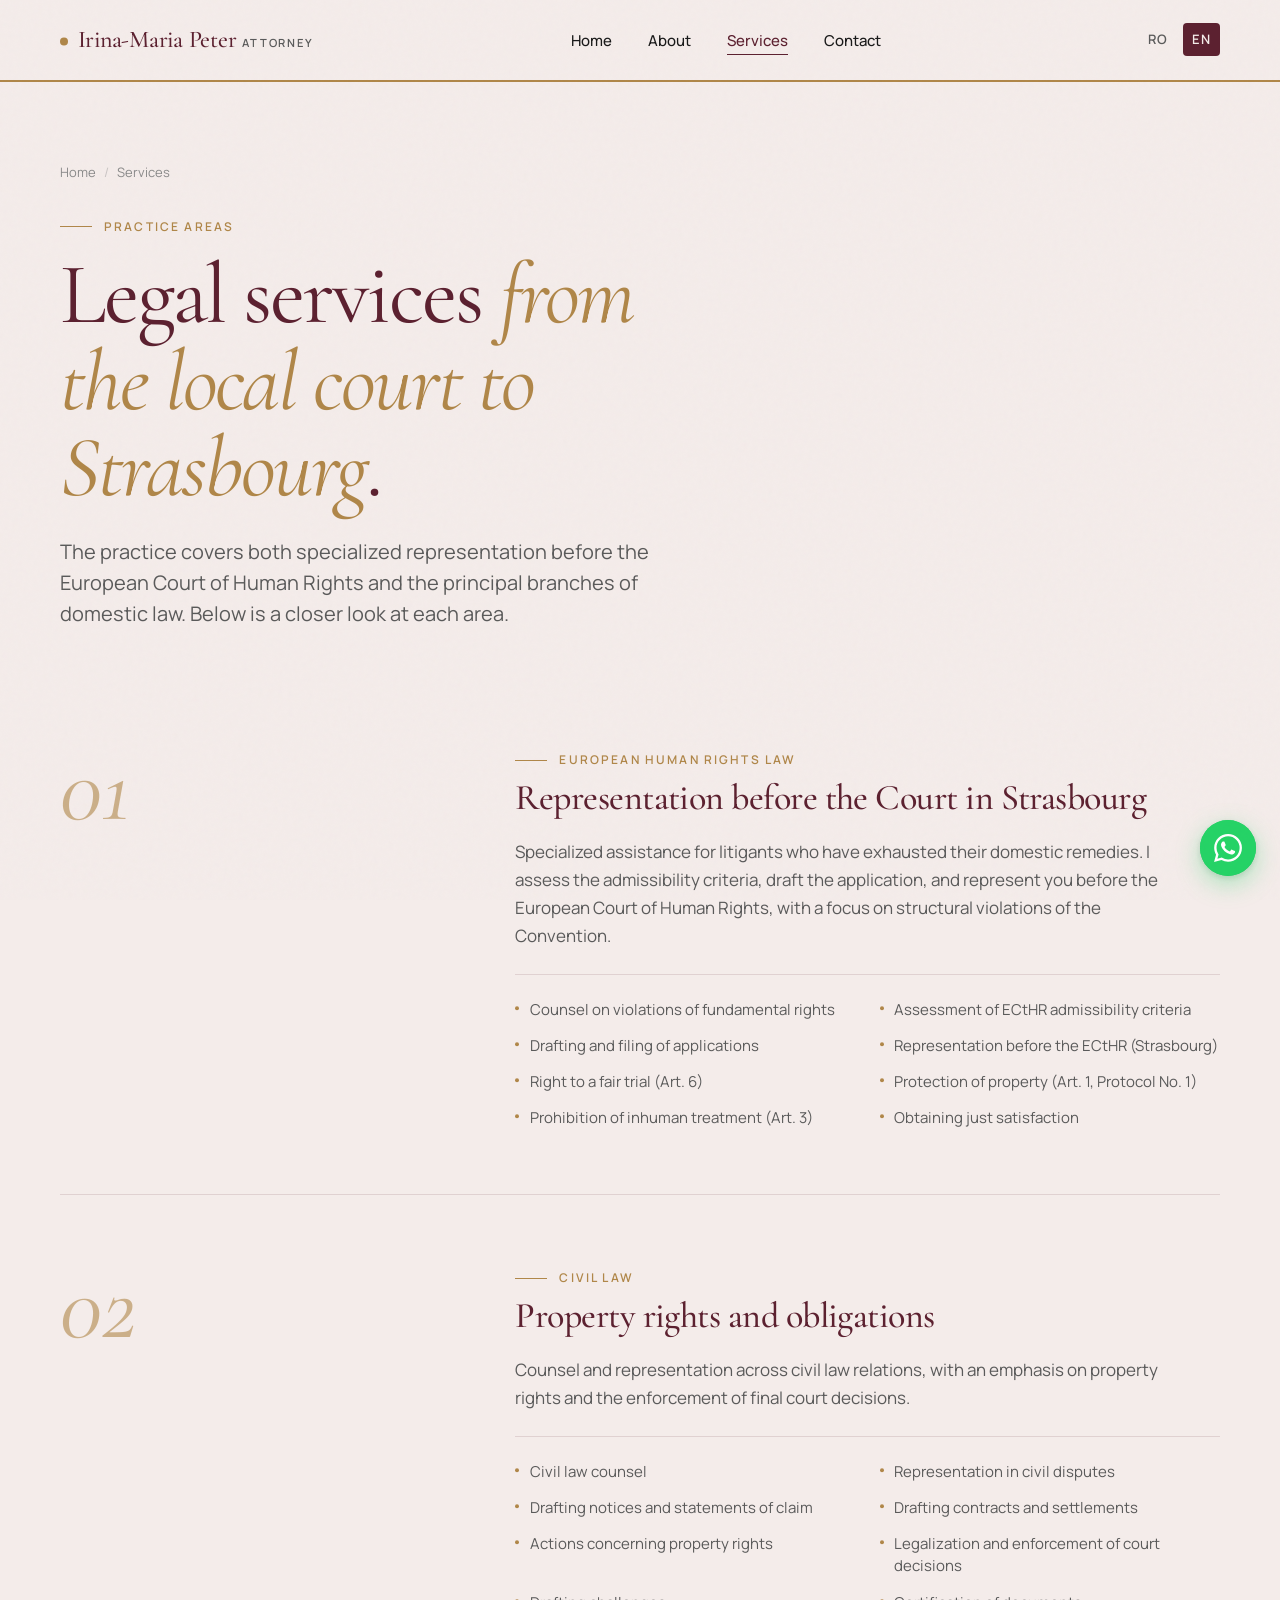
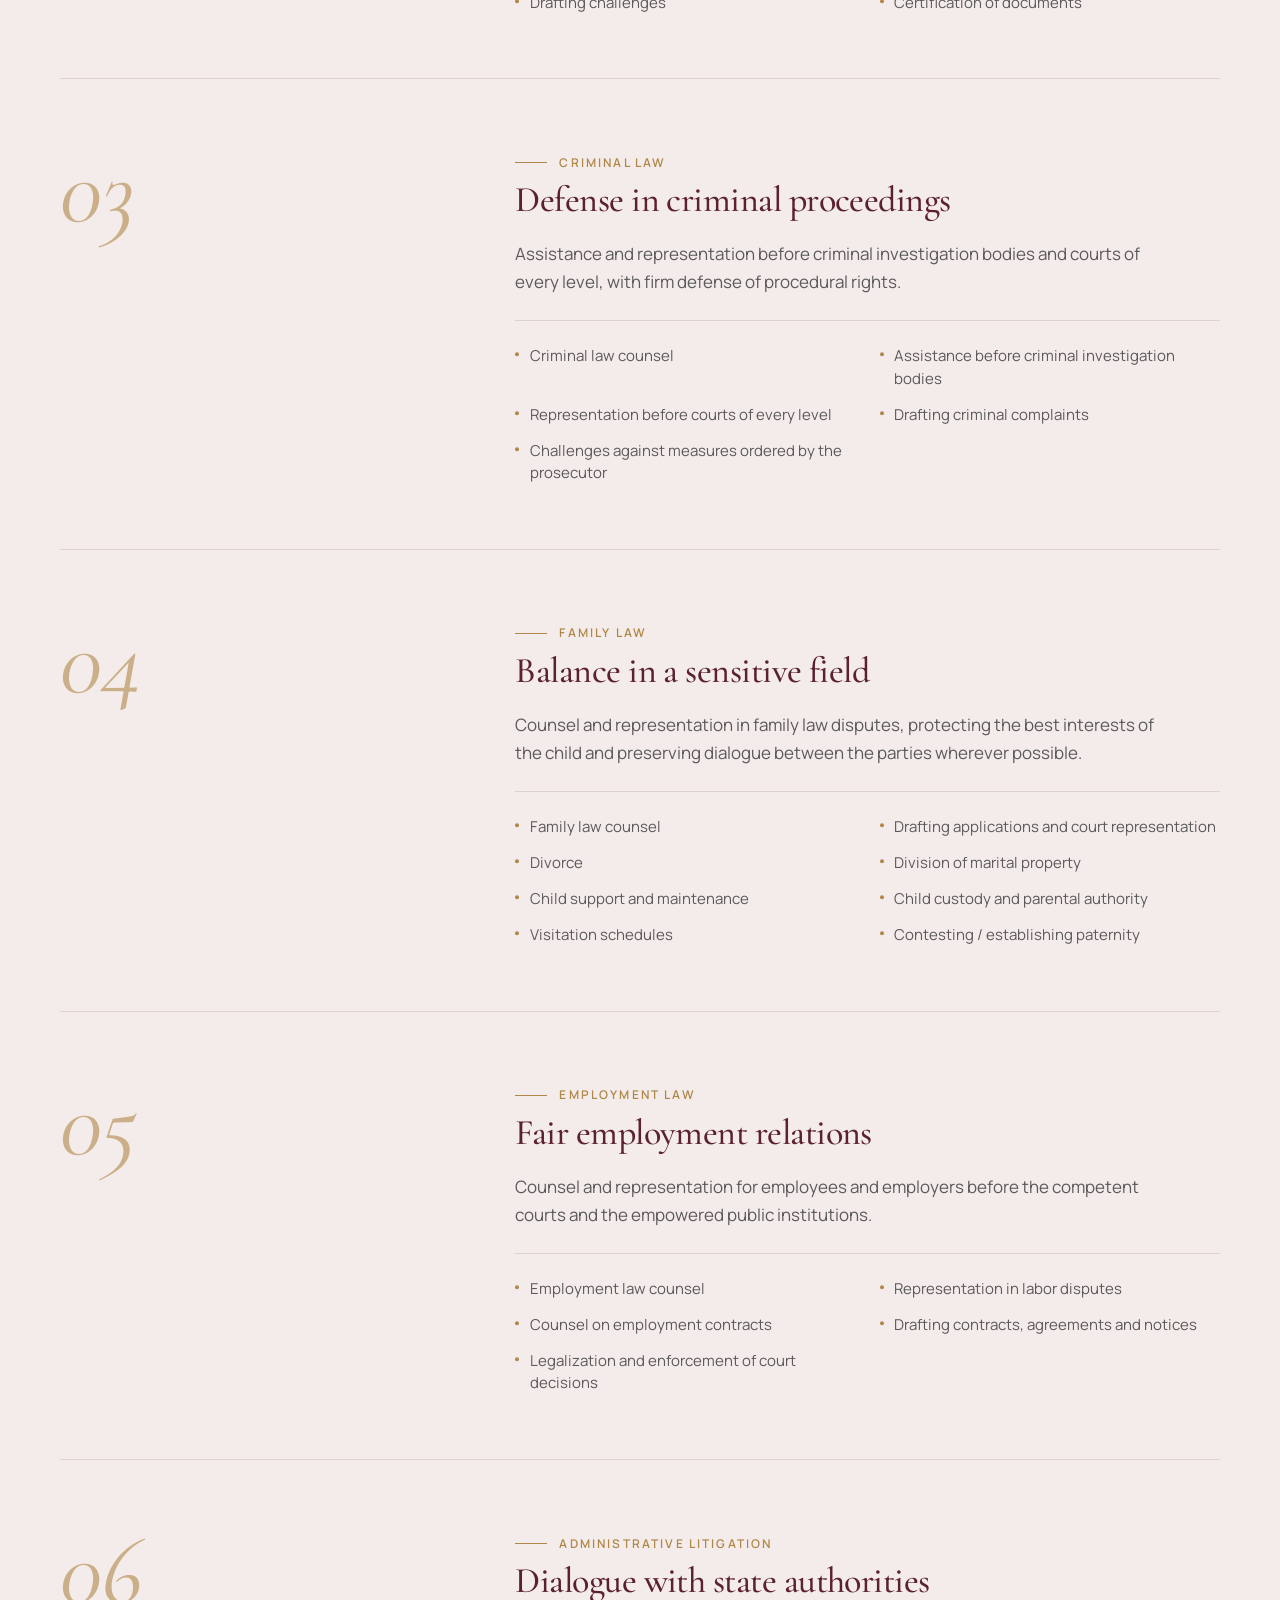
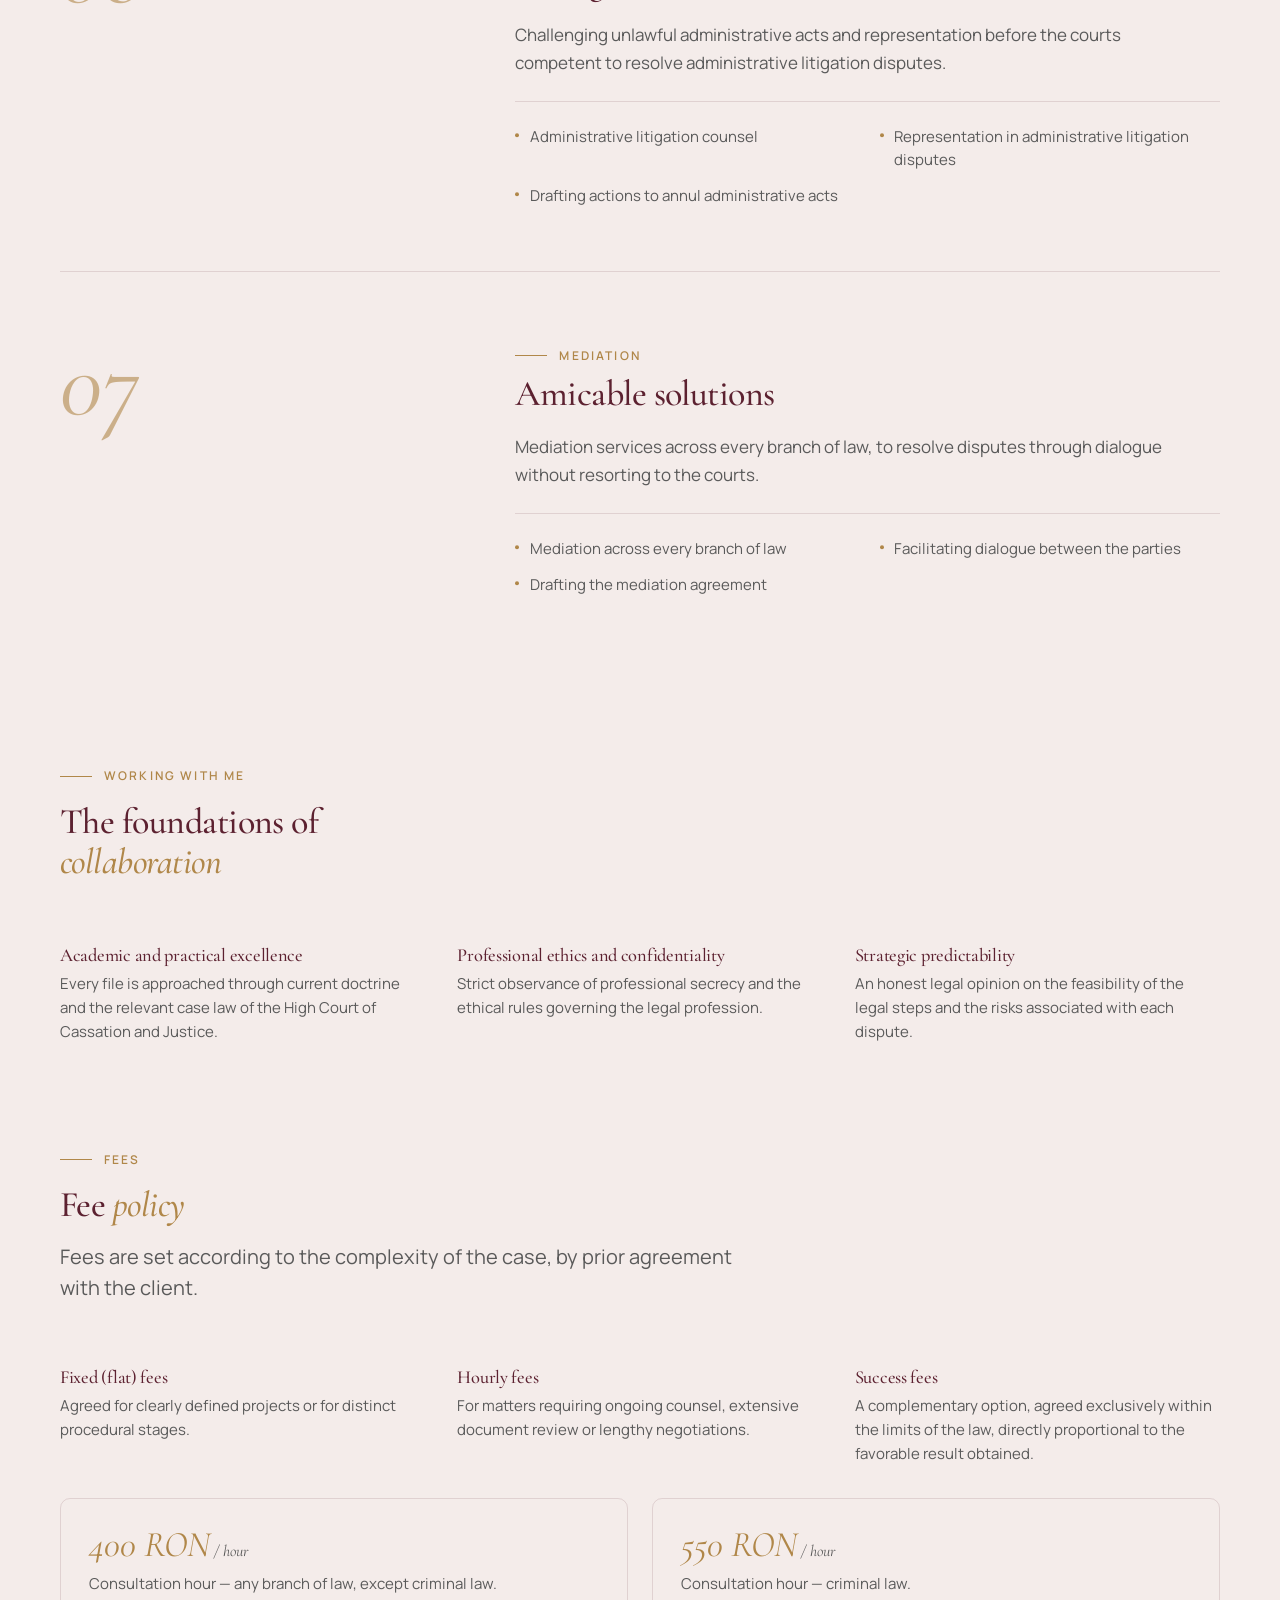
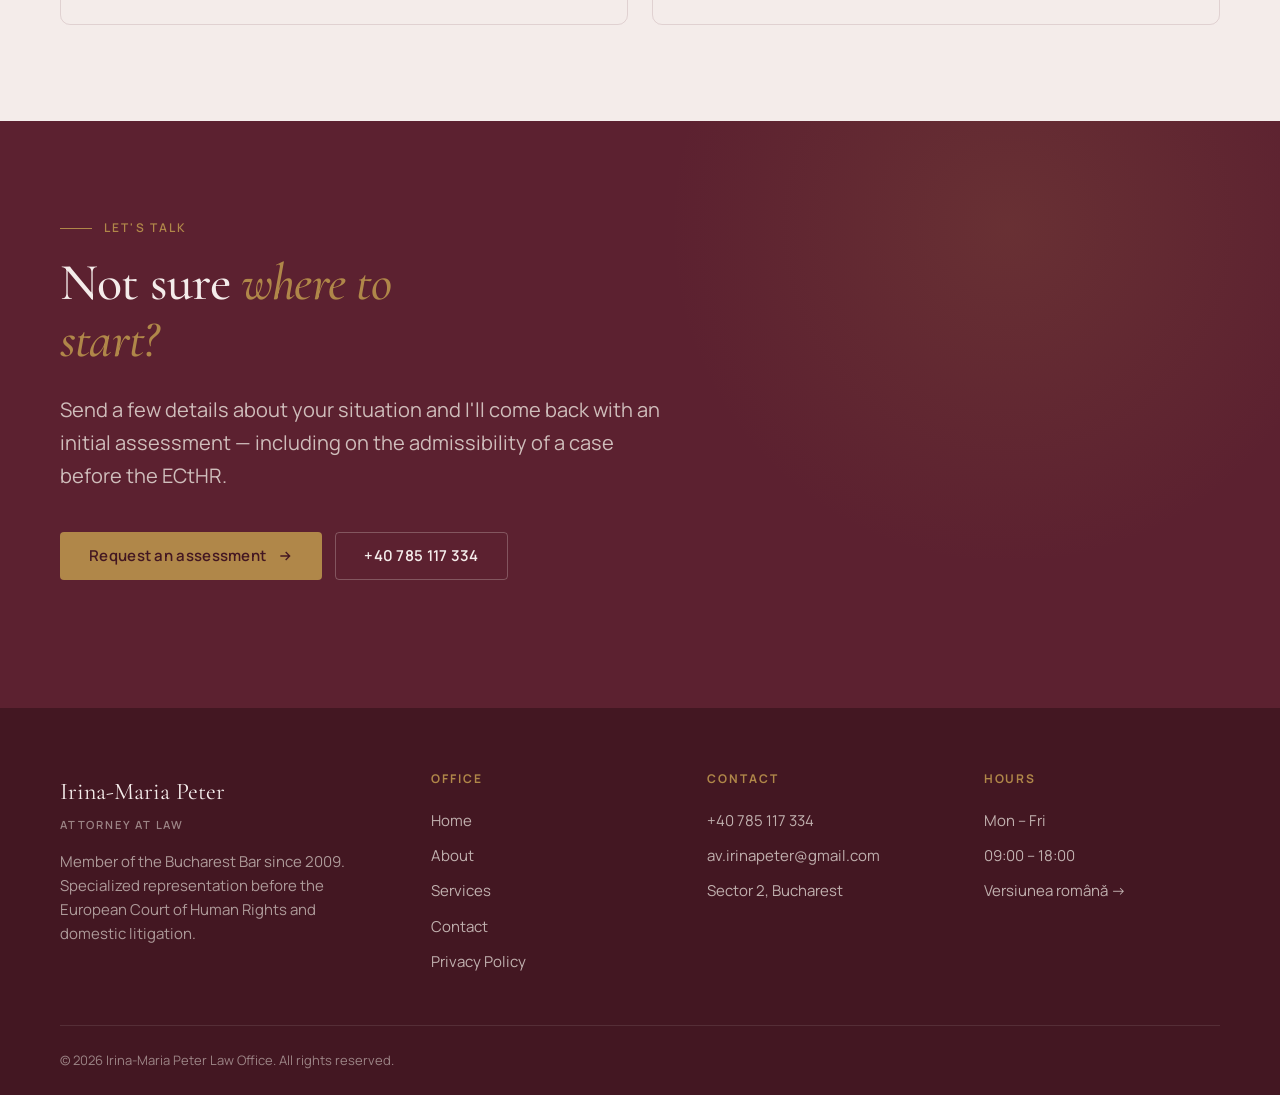
<file: en/services.html>
<!doctype html>
<html lang="en">
<head>
  <meta charset="utf-8" />
  <meta name="viewport" content="width=device-width,initial-scale=1" />

  <title>Legal Services — ECtHR, Civil, Criminal, Family, Employment Law | Irina-Maria Peter</title>
  <meta name="description" content="Legal services in Bucharest: representation before the ECtHR (Strasbourg), civil law, criminal law, family law, employment law, administrative litigation and mediation. Counsel, drafting of applications and court representation." />
  <meta name="robots" content="index, follow, max-image-preview:large" />
  <link rel="canonical" href="https://avocat-popescu.ro/en/services.html" />

  <link rel="alternate" hreflang="ro" href="https://avocat-popescu.ro/servicii.html" />
  <link rel="alternate" hreflang="en" href="https://avocat-popescu.ro/en/services.html" />
  <link rel="alternate" hreflang="x-default" href="https://avocat-popescu.ro/" />

  <meta property="og:type" content="website" />
  <meta property="og:locale" content="en_US" />
  <meta property="og:title" content="Legal Services — Irina-Maria Peter, Bucharest" />
  <meta property="og:description" content="ECtHR representation, civil, criminal, family, employment, administrative law and mediation." />
  <meta property="og:url" content="https://avocat-popescu.ro/en/services.html" />
  <meta property="og:image" content="https://avocat-popescu.ro/assets/og-image.jpg" />

  <meta name="theme-color" content="#5c2130" />
  <link rel="icon" type="image/svg+xml" href="data:image/svg+xml,%3Csvg xmlns='http://www.w3.org/2000/svg' viewBox='0 0 32 32'%3E%3Crect width='32' height='32' rx='6' fill='%235c2130'/%3E%3Ctext x='50%25' y='50%25' dy='.35em' text-anchor='middle' font-family='Georgia,serif' font-size='18' font-style='italic' fill='%23b08749'%3EI%3C/text%3E%3C/svg%3E" />

  <link rel="preconnect" href="https://fonts.googleapis.com" />
  <link rel="preconnect" href="https://fonts.gstatic.com" crossorigin />
  <link href="https://fonts.googleapis.com/css2?family=Cormorant+Garamond:ital,wght@0,400;0,500;0,600;1,400;1,500&family=Manrope:wght@300;400;500;600;700&display=swap" rel="stylesheet" />
  <link rel="stylesheet" href="../assets/styles.css" />

  <style>
    .service-detail {
      padding-block: clamp(2.5rem, 5vw, 4rem);
      border-bottom: 1px solid var(--color-line);
    }
    .service-detail:last-of-type { border-bottom: none; }
    .service-detail-grid {
      display: grid; grid-template-columns: 1fr 1.8fr;
      gap: clamp(2rem, 5vw, 4rem); align-items: start;
    }
    .service-detail-num {
      font-family: var(--font-display); font-style: italic;
      font-size: clamp(3.5rem, 8vw, 6rem); color: var(--color-accent);
      line-height: 1; opacity: 0.6;
    }
    .service-detail h2 { margin-top: 0.5rem; margin-bottom: 1.25rem; }
    .service-detail-list {
      display: grid; grid-template-columns: repeat(auto-fit, minmax(240px, 1fr));
      gap: 0.85rem 1.5rem; margin-top: 1.5rem; padding-top: 1.5rem;
      border-top: 1px solid var(--color-line);
    }
    .service-detail-list li {
      display: flex; gap: 0.65rem; align-items: baseline;
      font-size: 0.9375rem; color: var(--color-ink-muted); line-height: 1.5;
    }
    .service-detail-list li::before {
      content: ''; width: 4px; height: 4px; background: var(--color-accent);
      border-radius: 50%; flex-shrink: 0; transform: translateY(-0.3rem);
    }
    .fees-grid {
      display: grid; grid-template-columns: repeat(auto-fit, minmax(260px, 1fr));
      gap: 1.5rem; margin-top: 2rem;
    }
    .fee-card { border: 1px solid var(--color-line); border-radius: 10px; padding: 1.75rem; }
    .fee-card .rate {
      font-family: var(--font-display); font-style: italic;
      font-size: 2.25rem; color: var(--color-accent); line-height: 1;
    }
    .fee-card p { margin-top: 0.6rem; color: var(--color-ink-muted); font-size: 0.9375rem; line-height: 1.5; }
    .principles-grid {
      display: grid; grid-template-columns: repeat(auto-fit, minmax(260px, 1fr));
      gap: 1.75rem 2rem; margin-top: 2rem;
    }
    .principle h3 { font-size: 1.15rem; margin-bottom: 0.4rem; }
    .principle p { color: var(--color-ink-muted); font-size: 0.9375rem; line-height: 1.6; }
    @media (max-width: 720px) { .service-detail-grid { grid-template-columns: 1fr; } }
  </style>
</head>

<body>
  <header class="site-header">
    <div class="container">
      <nav class="nav" aria-label="Main navigation">
        <a href="index.html" class="brand">
          <span class="brand-mark" aria-hidden="true"></span>
          <span>Irina-Maria Peter <small>Attorney</small></span>
        </a>
        <ul class="nav-links" data-open="false">
          <li><a href="index.html">Home</a></li>
          <li><a href="about.html">About</a></li>
          <li><a href="services.html" aria-current="page">Services</a></li>
          <li><a href="contact.html">Contact</a></li>
        </ul>
        <div class="nav-right">
          <div class="lang-switch">
            <a href="../servicii.html">RO</a>
            <a href="services.html" class="active">EN</a>
          </div>
          <button class="nav-toggle" type="button" aria-expanded="false" aria-label="Open menu"><span></span></button>
        </div>
      </nav>
    </div>
  </header>

  <main>
    <section class="page-header">
      <div class="container">
        <nav class="breadcrumb" aria-label="Breadcrumb">
          <a href="index.html">Home</a><span class="breadcrumb-sep">/</span><span>Services</span>
        </nav>
        <span class="eyebrow fade-up">Practice areas</span>
        <h1 class="fade-up delay-1">
          Legal services <em>from the local court to Strasbourg</em>.
        </h1>
        <p class="lead fade-up delay-2">
          The practice covers both specialized representation before the European Court of Human Rights and the principal branches of domestic law. Below is a closer look at each area.
        </p>
      </div>
    </section>

    <section>
      <div class="container">

        <article id="european" class="service-detail reveal">
          <div class="service-detail-grid">
            <span class="service-detail-num">01</span>
            <div>
              <span class="eyebrow">European Human Rights Law</span>
              <h2>Representation before the Court in Strasbourg</h2>
              <p style="color:var(--color-ink-muted)">
                Specialized assistance for litigants who have exhausted their domestic remedies. I assess the admissibility criteria, draft the application, and represent you before the European Court of Human Rights, with a focus on structural violations of the Convention.
              </p>
              <ul class="service-detail-list">
                <li>Counsel on violations of fundamental rights</li>
                <li>Assessment of ECtHR admissibility criteria</li>
                <li>Drafting and filing of applications</li>
                <li>Representation before the ECtHR (Strasbourg)</li>
                <li>Right to a fair trial (Art. 6)</li>
                <li>Protection of property (Art. 1, Protocol No. 1)</li>
                <li>Prohibition of inhuman treatment (Art. 3)</li>
                <li>Obtaining just satisfaction</li>
              </ul>
            </div>
          </div>
        </article>

        <article id="civil" class="service-detail reveal">
          <div class="service-detail-grid">
            <span class="service-detail-num">02</span>
            <div>
              <span class="eyebrow">Civil Law</span>
              <h2>Property rights and obligations</h2>
              <p style="color:var(--color-ink-muted)">
                Counsel and representation across civil law relations, with an emphasis on property rights and the enforcement of final court decisions.
              </p>
              <ul class="service-detail-list">
                <li>Civil law counsel</li>
                <li>Representation in civil disputes</li>
                <li>Drafting notices and statements of claim</li>
                <li>Drafting contracts and settlements</li>
                <li>Actions concerning property rights</li>
                <li>Legalization and enforcement of court decisions</li>
                <li>Drafting challenges</li>
                <li>Certification of documents</li>
              </ul>
            </div>
          </div>
        </article>

        <article id="criminal" class="service-detail reveal">
          <div class="service-detail-grid">
            <span class="service-detail-num">03</span>
            <div>
              <span class="eyebrow">Criminal Law</span>
              <h2>Defense in criminal proceedings</h2>
              <p style="color:var(--color-ink-muted)">
                Assistance and representation before criminal investigation bodies and courts of every level, with firm defense of procedural rights.
              </p>
              <ul class="service-detail-list">
                <li>Criminal law counsel</li>
                <li>Assistance before criminal investigation bodies</li>
                <li>Representation before courts of every level</li>
                <li>Drafting criminal complaints</li>
                <li>Challenges against measures ordered by the prosecutor</li>
              </ul>
            </div>
          </div>
        </article>

        <article id="family" class="service-detail reveal">
          <div class="service-detail-grid">
            <span class="service-detail-num">04</span>
            <div>
              <span class="eyebrow">Family Law</span>
              <h2>Balance in a sensitive field</h2>
              <p style="color:var(--color-ink-muted)">
                Counsel and representation in family law disputes, protecting the best interests of the child and preserving dialogue between the parties wherever possible.
              </p>
              <ul class="service-detail-list">
                <li>Family law counsel</li>
                <li>Drafting applications and court representation</li>
                <li>Divorce</li>
                <li>Division of marital property</li>
                <li>Child support and maintenance</li>
                <li>Child custody and parental authority</li>
                <li>Visitation schedules</li>
                <li>Contesting / establishing paternity</li>
              </ul>
            </div>
          </div>
        </article>

        <article id="employment" class="service-detail reveal">
          <div class="service-detail-grid">
            <span class="service-detail-num">05</span>
            <div>
              <span class="eyebrow">Employment Law</span>
              <h2>Fair employment relations</h2>
              <p style="color:var(--color-ink-muted)">
                Counsel and representation for employees and employers before the competent courts and the empowered public institutions.
              </p>
              <ul class="service-detail-list">
                <li>Employment law counsel</li>
                <li>Representation in labor disputes</li>
                <li>Counsel on employment contracts</li>
                <li>Drafting contracts, agreements and notices</li>
                <li>Legalization and enforcement of court decisions</li>
              </ul>
            </div>
          </div>
        </article>

        <article id="administrative" class="service-detail reveal">
          <div class="service-detail-grid">
            <span class="service-detail-num">06</span>
            <div>
              <span class="eyebrow">Administrative Litigation</span>
              <h2>Dialogue with state authorities</h2>
              <p style="color:var(--color-ink-muted)">
                Challenging unlawful administrative acts and representation before the courts competent to resolve administrative litigation disputes.
              </p>
              <ul class="service-detail-list">
                <li>Administrative litigation counsel</li>
                <li>Representation in administrative litigation disputes</li>
                <li>Drafting actions to annul administrative acts</li>
              </ul>
            </div>
          </div>
        </article>

        <article id="mediation" class="service-detail reveal">
          <div class="service-detail-grid">
            <span class="service-detail-num">07</span>
            <div>
              <span class="eyebrow">Mediation</span>
              <h2>Amicable solutions</h2>
              <p style="color:var(--color-ink-muted)">
                Mediation services across every branch of law, to resolve disputes through dialogue without resorting to the courts.
              </p>
              <ul class="service-detail-list">
                <li>Mediation across every branch of law</li>
                <li>Facilitating dialogue between the parties</li>
                <li>Drafting the mediation agreement</li>
              </ul>
            </div>
          </div>
        </article>

      </div>
    </section>

    <!-- ============ FOUNDATIONS OF COLLABORATION ============ -->
    <section class="section">
      <div class="container">
        <div class="section-header reveal">
          <span class="eyebrow">Working with me</span>
          <h2>The foundations of <em style="font-style:italic;color:var(--color-accent)">collaboration</em></h2>
        </div>
        <div class="principles-grid reveal">
          <div class="principle">
            <h3>Academic and practical excellence</h3>
            <p>Every file is approached through current doctrine and the relevant case law of the High Court of Cassation and Justice.</p>
          </div>
          <div class="principle">
            <h3>Professional ethics and confidentiality</h3>
            <p>Strict observance of professional secrecy and the ethical rules governing the legal profession.</p>
          </div>
          <div class="principle">
            <h3>Strategic predictability</h3>
            <p>An honest legal opinion on the feasibility of the legal steps and the risks associated with each dispute.</p>
          </div>
        </div>
      </div>
    </section>

    <!-- ============ FEES ============ -->
    <section class="section" style="padding-top:0">
      <div class="container">
        <div class="section-header reveal">
          <span class="eyebrow">Fees</span>
          <h2>Fee <em style="font-style:italic;color:var(--color-accent)">policy</em></h2>
          <p class="lead" style="margin-top:1rem">
            Fees are set according to the complexity of the case, by prior agreement with the client.
          </p>
        </div>

        <div class="principles-grid reveal">
          <div class="principle">
            <h3>Fixed (flat) fees</h3>
            <p>Agreed for clearly defined projects or for distinct procedural stages.</p>
          </div>
          <div class="principle">
            <h3>Hourly fees</h3>
            <p>For matters requiring ongoing counsel, extensive document review or lengthy negotiations.</p>
          </div>
          <div class="principle">
            <h3>Success fees</h3>
            <p>A complementary option, agreed exclusively within the limits of the law, directly proportional to the favorable result obtained.</p>
          </div>
        </div>

        <div class="fees-grid reveal">
          <div class="fee-card">
            <span class="rate">400 RON<span style="font-size:1rem; color:var(--color-ink-muted)"> / hour</span></span>
            <p>Consultation hour — any branch of law, except criminal law.</p>
          </div>
          <div class="fee-card">
            <span class="rate">550 RON<span style="font-size:1rem; color:var(--color-ink-muted)"> / hour</span></span>
            <p>Consultation hour — criminal law.</p>
          </div>
        </div>
      </div>
    </section>

    <section class="cta-strip">
      <div class="container">
        <div class="reveal">
          <span class="eyebrow" style="color:var(--color-accent)">Let's talk</span>
          <h2 style="margin-top:1rem">Not sure <em>where to start?</em></h2>
          <p>Send a few details about your situation and I'll come back with an initial assessment — including on the admissibility of a case before the ECtHR.</p>
          <div class="hero-actions">
            <a href="contact.html" class="btn btn-primary btn-arrow">Request an assessment
              <svg viewBox="0 0 24 24" fill="none" stroke="currentColor" stroke-width="2"><path d="M5 12h14M13 6l6 6-6 6"/></svg></a>
            <a href="tel:+40785117334" class="btn btn-ghost">+40 785 117 334</a>
          </div>
        </div>
      </div>
    </section>
  </main>

  <footer class="site-footer">
    <div class="container">
      <div class="footer-grid">
        <div>
          <span class="footer-brand">Irina-Maria Peter<small>Attorney at Law</small></span>
          <p style="color:rgba(245,241,234,0.6); max-width:32ch; font-size:0.9375rem; line-height:1.6">
            Member of the Bucharest Bar since 2009. Specialized representation before the European Court of Human Rights and domestic litigation.
          </p>
        </div>
        <div class="footer-col"><h4>Office</h4><ul>
          <li><a href="index.html">Home</a></li><li><a href="about.html">About</a></li>
          <li><a href="services.html">Services</a></li><li><a href="contact.html">Contact</a></li>
          <li><a href="privacy-policy.html">Privacy Policy</a></li>
        </ul></div>
        <div class="footer-col"><h4>Contact</h4><ul>
          <li><a href="tel:+40785117334">+40 785 117 334</a></li>
          <li><a href="mailto:av.irinapeter@gmail.com">av.irinapeter@gmail.com</a></li>
          <li>Sector 2, Bucharest</li>
        </ul></div>
        <div class="footer-col"><h4>Hours</h4><ul>
          <li>Mon – Fri</li><li>09:00 – 18:00</li>
          <li style="margin-top:0.5rem"><a href="../servicii.html">Versiunea română →</a></li>
        </ul></div>
      </div>
      <div class="footer-meta">
        <span>© <span data-year>2026</span> Irina-Maria Peter Law Office. All rights reserved.</span>
      </div>
    </div>
  </footer>

  <script src="../assets/script.js" defer></script>
</body>
</html>
</file>
<file: assets/styles.css>
/* =========================================================
   DESIGN TOKENS
   ========================================================= */
:root {
  /* Colors */
  --color-bg: #f4ecea;
  --color-bg-dim: #ecdcd9;
  --color-bg-card: #fbf5f4;
  --color-ink: #1a1a1a;
  --color-ink-muted: #5a5a5a;
  --color-ink-soft: #8a8a8a;
  --color-primary: #5c2130;
  --color-primary-dark: #431722;
  --color-primary-soft: #7a3040;
  --color-accent: #b08749;
  --color-accent-dark: #8f6c34;
  --color-line: rgba(92, 33, 48, 0.13);
  --color-line-soft: rgba(92, 33, 48, 0.06);

  /* Typography */
  --font-display: 'Cormorant Garamond', 'Times New Roman', serif;
  --font-body: 'Manrope', -apple-system, BlinkMacSystemFont, sans-serif;

  /* Scale */
  --step-fluid-1: clamp(0.875rem, 0.85rem + 0.1vw, 0.9375rem);
  --step-fluid-2: clamp(1rem, 0.96rem + 0.2vw, 1.0625rem);
  --step-fluid-3: clamp(1.125rem, 1.08rem + 0.3vw, 1.25rem);
  --step-fluid-4: clamp(1.375rem, 1.3rem + 0.5vw, 1.625rem);
  --step-fluid-5: clamp(1.75rem, 1.55rem + 1vw, 2.25rem);
  --step-fluid-6: clamp(2.25rem, 1.9rem + 1.75vw, 3.25rem);
  --step-fluid-7: clamp(3rem, 2.2rem + 4vw, 5.5rem);

  /* Spacing */
  --space-3xs: 0.25rem;
  --space-2xs: 0.5rem;
  --space-xs: 0.75rem;
  --space-sm: 1rem;
  --space-md: 1.5rem;
  --space-lg: 2.5rem;
  --space-xl: 4rem;
  --space-2xl: 6rem;
  --space-3xl: 9rem;

  /* Layout */
  --max-width: 1240px;
  --gutter: clamp(1.25rem, 4vw, 2.5rem);

  /* Effects */
  --radius-sm: 4px;
  --radius-md: 8px;
  --radius-lg: 16px;
  --shadow-sm: 0 1px 2px rgba(20, 40, 36, 0.06);
  --shadow-md: 0 8px 24px -8px rgba(20, 40, 36, 0.12);
  --shadow-lg: 0 24px 48px -16px rgba(20, 40, 36, 0.18);
  --transition: 280ms cubic-bezier(0.22, 1, 0.36, 1);
}

/* =========================================================
   RESET / BASE
   ========================================================= */
*, *::before, *::after { box-sizing: border-box; }

* { margin: 0; padding: 0; }

html {
  scroll-behavior: smooth;
  -webkit-text-size-adjust: 100%;
  text-size-adjust: 100%;
}

body {
  font-family: var(--font-body);
  font-size: var(--step-fluid-2);
  line-height: 1.65;
  color: var(--color-ink);
  background: var(--color-bg);
  font-weight: 400;
  -webkit-font-smoothing: antialiased;
  -moz-osx-font-smoothing: grayscale;
  overflow-x: hidden;
  min-height: 100vh;
}

img, picture, svg {
  display: block;
  max-width: 100%;
  height: auto;
}

a {
  color: inherit;
  text-decoration: none;
  transition: color var(--transition);
}

button {
  font: inherit;
  cursor: pointer;
  background: none;
  border: none;
  color: inherit;
}

ul, ol { list-style: none; }

::selection {
  background: var(--color-primary);
  color: var(--color-bg);
}

/* Subtle paper grain texture overlay */
body::before {
  content: '';
  position: fixed;
  inset: 0;
  pointer-events: none;
  z-index: 1000;
  opacity: 0.025;
  mix-blend-mode: multiply;
  background-image: url("data:image/svg+xml,%3Csvg viewBox='0 0 200 200' xmlns='http://www.w3.org/2000/svg'%3E%3Cfilter id='noise'%3E%3CfeTurbulence type='fractalNoise' baseFrequency='0.9' numOctaves='3' /%3E%3C/filter%3E%3Crect width='100%25' height='100%25' filter='url(%23noise)' /%3E%3C/svg%3E");
}

/* =========================================================
   TYPOGRAPHY
   ========================================================= */
h1, h2, h3, h4 {
  font-family: var(--font-display);
  font-weight: 500;
  line-height: 1.1;
  letter-spacing: -0.015em;
  color: var(--color-primary);
}

.display {
  font-family: var(--font-display);
  font-size: var(--step-fluid-7);
  font-weight: 400;
  line-height: 1;
  letter-spacing: -0.025em;
  color: var(--color-primary);
}

.display em {
  font-style: italic;
  color: var(--color-accent);
  font-weight: 400;
}

h1 { font-size: var(--step-fluid-6); }
h2 { font-size: var(--step-fluid-5); }
h3 { font-size: var(--step-fluid-4); }
h4 { font-size: var(--step-fluid-3); }

p { max-width: 65ch; }

.lead {
  font-size: var(--step-fluid-3);
  line-height: 1.55;
  color: var(--color-ink-muted);
  max-width: 58ch;
}

.eyebrow {
  font-family: var(--font-body);
  font-size: 0.75rem;
  font-weight: 600;
  letter-spacing: 0.18em;
  text-transform: uppercase;
  color: var(--color-accent);
  display: inline-flex;
  align-items: center;
  gap: 0.75rem;
}

.eyebrow::before {
  content: '';
  display: inline-block;
  width: 2rem;
  height: 1px;
  background: var(--color-accent);
}

/* =========================================================
   LAYOUT PRIMITIVES
   ========================================================= */
.container {
  width: 100%;
  max-width: var(--max-width);
  margin-inline: auto;
  padding-inline: var(--gutter);
}

.section {
  padding-block: clamp(3.5rem, 8vw, 6rem);
}

.section-tight { padding-block: clamp(2.5rem, 5vw, 4rem); }

.divider {
  height: 1px;
  background: var(--color-line);
  margin-block: 0;
}

/* =========================================================
   HEADER / NAV
   ========================================================= */
.site-header {
  position: sticky;
  top: 0;
  z-index: 100;
  background: var(--color-bg);
  border-bottom: 2px solid var(--color-accent);
}

.nav {
  display: flex;
  align-items: center;
  justify-content: space-between;
  padding-block: 1.25rem;
  gap: var(--space-md);
}

.brand {
  display: flex;
  align-items: baseline;
  gap: 0.6rem;
  font-family: var(--font-display);
  font-size: 1.5rem;
  font-weight: 500;
  color: var(--color-primary);
  letter-spacing: -0.01em;
  white-space: nowrap;
}

.brand-mark {
  width: 0.5rem;
  height: 0.5rem;
  background: var(--color-accent);
  border-radius: 50%;
  flex-shrink: 0;
  transform: translateY(-0.1rem);
}

.brand small {
  font-family: var(--font-body);
  font-size: 0.7rem;
  font-weight: 600;
  letter-spacing: 0.16em;
  text-transform: uppercase;
  color: var(--color-ink-muted);
}

.nav-links {
  display: flex;
  align-items: center;
  gap: 2.25rem;
}

.nav-links a {
  font-size: 0.9375rem;
  font-weight: 500;
  color: var(--color-ink);
  position: relative;
  padding-block: 0.25rem;
}

.nav-links a::after {
  content: '';
  position: absolute;
  left: 0;
  bottom: 0;
  width: 100%;
  height: 1px;
  background: var(--color-primary);
  transform: scaleX(0);
  transform-origin: right;
  transition: transform var(--transition);
}

.nav-links a:hover::after,
.nav-links a[aria-current="page"]::after {
  transform: scaleX(1);
  transform-origin: left;
}

.nav-links a[aria-current="page"] { color: var(--color-primary); }

.nav-right {
  display: flex;
  align-items: center;
  gap: var(--space-md);
}

.lang-switch {
  display: inline-flex;
  align-items: center;
  gap: 0.4rem;
  font-size: 0.8125rem;
  font-weight: 600;
  letter-spacing: 0.08em;
  text-transform: uppercase;
  color: var(--color-ink-muted);
}

.lang-switch a {
  padding: 0.35rem 0.55rem;
  border-radius: var(--radius-sm);
  transition: all var(--transition);
}

.lang-switch a.active {
  background: var(--color-primary);
  color: var(--color-bg);
}

.lang-switch a:not(.active):hover {
  color: var(--color-primary);
  background: var(--color-bg-dim);
}

.nav-toggle {
  display: none;
  width: 2.5rem;
  height: 2.5rem;
  align-items: center;
  justify-content: center;
  border: 1px solid var(--color-line);
  border-radius: var(--radius-sm);
}

.nav-toggle span {
  display: block;
  width: 1.1rem;
  height: 1.5px;
  background: var(--color-primary);
  position: relative;
}

.nav-toggle span::before,
.nav-toggle span::after {
  content: '';
  position: absolute;
  left: 0;
  width: 100%;
  height: 1.5px;
  background: var(--color-primary);
  transition: transform var(--transition);
}

.nav-toggle span::before { top: -6px; }
.nav-toggle span::after { top: 6px; }

.nav-toggle[aria-expanded="true"] span { background: transparent; }
.nav-toggle[aria-expanded="true"] span::before { transform: translateY(6px) rotate(45deg); }
.nav-toggle[aria-expanded="true"] span::after  { transform: translateY(-6px) rotate(-45deg); }

/* =========================================================
   BUTTONS
   ========================================================= */
.btn {
  display: inline-flex;
  align-items: center;
  gap: 0.65rem;
  padding: 0.95rem 1.75rem;
  font-size: 0.9375rem;
  font-weight: 600;
  letter-spacing: 0.02em;
  border-radius: var(--radius-sm);
  border: 1px solid transparent;
  transition: all var(--transition);
  cursor: pointer;
  text-align: center;
  line-height: 1;
}

.btn-primary {
  background: var(--color-primary);
  color: var(--color-bg);
}

.btn-primary:hover {
  background: var(--color-primary-dark);
  transform: translateY(-1px);
  box-shadow: var(--shadow-md);
}

.btn-ghost {
  background: transparent;
  color: var(--color-primary);
  border-color: var(--color-line);
}

.btn-ghost:hover {
  background: var(--color-primary);
  color: var(--color-bg);
  border-color: var(--color-primary);
}

.btn-arrow svg {
  width: 1rem;
  height: 1rem;
  transition: transform var(--transition);
}

.btn:hover .btn-arrow svg { transform: translateX(3px); }

/* =========================================================
   HERO
   ========================================================= */
.hero {
  position: relative;
  padding-block: clamp(4rem, 10vw, 8rem) clamp(3rem, 7vw, 5rem);
  overflow: hidden;
}

.hero-grid {
  display: grid;
  grid-template-columns: 1.4fr 1fr;
  gap: clamp(2rem, 6vw, 5rem);
  align-items: center;
}

.hero-content { position: relative; z-index: 2; }

.hero-meta {
  display: flex;
  align-items: center;
  gap: var(--space-md);
  margin-bottom: var(--space-md);
  flex-wrap: wrap;
}

.hero h1 {
  font-size: var(--step-fluid-7);
  font-weight: 400;
  line-height: 0.98;
  letter-spacing: -0.03em;
  margin-bottom: var(--space-md);
}

.hero h1 em {
  font-style: italic;
  font-weight: 400;
  color: var(--color-accent);
}

.hero-tagline {
  font-size: var(--step-fluid-3);
  line-height: 1.5;
  color: var(--color-ink-muted);
  margin-bottom: var(--space-lg);
  max-width: 32ch;
}

.hero-actions {
  display: flex;
  gap: 0.85rem;
  flex-wrap: wrap;
  margin-bottom: var(--space-lg);
}

.hero-stats {
  display: grid;
  grid-template-columns: repeat(3, auto);
  gap: clamp(1.25rem, 3vw, 2.5rem);
  padding-top: var(--space-md);
  border-top: 1px solid var(--color-line);
}

.hero-stat .num {
  font-family: var(--font-display);
  font-size: var(--step-fluid-5);
  line-height: 1;
  color: var(--color-primary);
  display: block;
  margin-bottom: 0.25rem;
}

.hero-stat .label {
  font-size: 0.8125rem;
  color: var(--color-ink-muted);
  letter-spacing: 0.02em;
}

/* Portrait card */
.hero-portrait {
  position: relative;
  aspect-ratio: 4 / 5;
  background: var(--color-primary);
  border-radius: var(--radius-md);
  overflow: hidden;
  box-shadow: var(--shadow-lg);
}

.hero-portrait::before {
  content: '';
  position: absolute;
  inset: 0;
  background:
    radial-gradient(ellipse at top left, rgba(176, 135, 73, 0.25), transparent 60%),
    radial-gradient(ellipse at bottom right, rgba(20, 40, 36, 0.4), transparent 60%);
}

.hero-portrait-placeholder {
  position: absolute;
  inset: 0;
  display: flex;
  flex-direction: column;
  align-items: center;
  justify-content: center;
  gap: 0.75rem;
  color: rgba(245, 241, 234, 0.4);
  font-size: 0.8125rem;
  letter-spacing: 0.18em;
  text-transform: uppercase;
  text-align: center;
  padding: 1.5rem;
}

.hero-portrait-placeholder svg {
  width: 3rem;
  height: 3rem;
  stroke: currentColor;
}

.hero-portrait img {
  position: absolute;
  inset: 0;
  width: 100%;
  height: 100%;
  object-fit: cover;
  object-position: center top;
}

.hero-decoration {
  position: absolute;
  top: -1rem;
  right: -1rem;
  bottom: -1rem;
  left: -1rem;
  border: 1px solid var(--color-accent);
  border-radius: var(--radius-md);
  z-index: -1;
  opacity: 0.4;
}

.hero-bg-letter {
  position: absolute;
  bottom: -12rem;
  right: -6rem;
  font-family: var(--font-display);
  font-size: 32rem;
  font-style: italic;
  color: var(--color-primary);
  opacity: 0.03;
  pointer-events: none;
  line-height: 1;
  z-index: 0;
}

/* =========================================================
   SERVICES / CARDS
   ========================================================= */
.services-grid {
  display: grid;
  grid-template-columns: repeat(3, 1fr);
  gap: 1px;
  background: var(--color-line);
  border: 1px solid var(--color-line);
  border-radius: var(--radius-md);
  overflow: hidden;
  margin-top: var(--space-xl);
}

@media (max-width: 900px) {
  .services-grid { grid-template-columns: repeat(2, 1fr); }
}

@media (max-width: 560px) {
  .services-grid { grid-template-columns: 1fr; }
}

.service-card {
  background: var(--color-bg);
  padding: clamp(1.75rem, 3vw, 2.5rem);
  display: flex;
  flex-direction: column;
  gap: var(--space-sm);
  transition: background var(--transition);
  position: relative;
}

.service-card:hover { background: var(--color-bg-card); }

.service-card.service-cta {
  grid-column: span 2;
  background: var(--color-primary);
  justify-content: center;
}
.service-card.service-cta:hover { background: var(--color-primary); }
.service-card.service-cta .service-num { color: var(--color-accent); }
.service-card.service-cta h3 { color: var(--color-bg); }
.service-card.service-cta p { color: rgba(245, 241, 234, 0.7); }
.service-card.service-cta .service-link { color: var(--color-accent); }

@media (max-width: 900px) {
  .service-card.service-cta { grid-column: span 1; }
}
@media (max-width: 560px) {
  .service-card.service-cta { display: none; }
}

.service-num {
  font-family: var(--font-display);
  font-size: 1rem;
  font-style: italic;
  color: var(--color-accent);
  display: block;
}

.service-card h3 {
  font-size: var(--step-fluid-4);
  margin-bottom: 0.25rem;
}

.service-card p {
  color: var(--color-ink-muted);
  font-size: var(--step-fluid-2);
  line-height: 1.6;
}

.service-link {
  margin-top: auto;
  padding-top: var(--space-md);
  font-size: 0.875rem;
  font-weight: 600;
  letter-spacing: 0.04em;
  color: var(--color-primary);
  display: inline-flex;
  align-items: center;
  gap: 0.5rem;
}

.service-link svg {
  width: 0.9rem;
  height: 0.9rem;
  transition: transform var(--transition);
}

.service-card:hover .service-link svg { transform: translateX(3px); }

/* Two-column layout */
.two-col {
  display: grid;
  grid-template-columns: 1fr 1.5fr;
  gap: clamp(2rem, 6vw, 5rem);
  align-items: start;
}

.two-col-narrow { grid-template-columns: 1fr 2fr; }

.section-header {
  margin-bottom: var(--space-xl);
}

.section-header h2 {
  margin-top: var(--space-sm);
  max-width: 18ch;
}

/* =========================================================
   ABOUT / BIO
   ========================================================= */
.about-grid {
  display: grid;
  grid-template-columns: 1fr 1.4fr;
  gap: clamp(2rem, 6vw, 5rem);
  align-items: start;
}

.about-image {
  position: sticky;
  top: 6rem;
  aspect-ratio: 3 / 4;
  background: var(--color-primary);
  border-radius: var(--radius-md);
  overflow: hidden;
  box-shadow: var(--shadow-md);
}

.about-image::before {
  content: '';
  position: absolute;
  inset: 0;
  z-index: 1;
  pointer-events: none;
  background:
    radial-gradient(ellipse at top, rgba(176, 135, 73, 0.2), transparent 60%);
}

.about-image img {
  position: absolute;
  inset: 0;
  width: 100%;
  height: 100%;
  object-fit: cover;
  object-position: center top;
}

.about-content > * + * { margin-top: var(--space-md); }

.about-content h2 { max-width: 16ch; }

.about-content p { color: var(--color-ink-muted); }

.about-content p.lead { color: var(--color-ink); }

.credentials {
  margin-top: var(--space-xl);
  border-top: 1px solid var(--color-line);
  padding-top: var(--space-lg);
}

.credentials h3 {
  font-family: var(--font-body);
  font-size: 0.75rem;
  font-weight: 700;
  letter-spacing: 0.16em;
  text-transform: uppercase;
  color: var(--color-ink-soft);
  margin-bottom: var(--space-md);
}

.credentials-list {
  display: grid;
  grid-template-columns: repeat(auto-fit, minmax(220px, 1fr));
  gap: var(--space-md) var(--space-lg);
}

.credential-item {
  border-left: 2px solid var(--color-accent);
  padding-left: var(--space-sm);
}

.credential-item .year {
  font-family: var(--font-display);
  font-size: 1.5rem;
  color: var(--color-primary);
  display: block;
}

.credential-item .desc {
  font-size: 0.9375rem;
  color: var(--color-ink-muted);
  line-height: 1.5;
}

/* =========================================================
   CTA STRIP
   ========================================================= */
.cta-strip {
  background: var(--color-primary);
  color: var(--color-bg);
  padding-block: clamp(3.5rem, 7vw, 5.5rem);
  position: relative;
  overflow: hidden;
}

.cta-strip::before {
  content: '';
  position: absolute;
  top: -50%;
  right: -10%;
  width: 50rem;
  height: 50rem;
  background: radial-gradient(circle, rgba(176, 135, 73, 0.15), transparent 60%);
  pointer-events: none;
}

.cta-strip h2 {
  color: var(--color-bg);
  font-size: var(--step-fluid-6);
  max-width: 16ch;
  margin-bottom: var(--space-md);
}

.cta-strip h2 em {
  font-style: italic;
  color: var(--color-accent);
}

.cta-strip p {
  color: rgba(245, 241, 234, 0.75);
  font-size: var(--step-fluid-3);
  max-width: 50ch;
  margin-bottom: var(--space-lg);
}

.cta-strip .btn-primary {
  background: var(--color-accent);
  color: var(--color-primary-dark);
}

.cta-strip .btn-primary:hover {
  background: var(--color-bg);
  color: var(--color-primary-dark);
}

.cta-strip .btn-ghost {
  border-color: rgba(245, 241, 234, 0.25);
  color: var(--color-bg);
}

.cta-strip .btn-ghost:hover {
  background: var(--color-bg);
  color: var(--color-primary);
  border-color: var(--color-bg);
}

/* =========================================================
   CONTACT / FORM
   ========================================================= */
.contact-grid {
  display: grid;
  grid-template-columns: 1fr 1.3fr;
  gap: clamp(2rem, 6vw, 5rem);
  align-items: start;
}

.contact-info > * + * { margin-top: var(--space-lg); }

.contact-block {
  border-top: 1px solid var(--color-line);
  padding-top: var(--space-md);
}

.contact-block .label {
  font-size: 0.75rem;
  font-weight: 700;
  letter-spacing: 0.16em;
  text-transform: uppercase;
  color: var(--color-ink-soft);
  margin-bottom: 0.5rem;
}

.contact-block .value {
  font-family: var(--font-display);
  font-size: var(--step-fluid-4);
  color: var(--color-primary);
  line-height: 1.3;
}

.contact-block a.value:hover { color: var(--color-accent); }

.contact-block a.value.contact-whatsapp {
  display: inline-flex;
  align-items: center;
  gap: 0.6rem;
}

.contact-block a.value.contact-whatsapp svg {
  width: 0.9em;
  height: 0.9em;
  flex-shrink: 0;
  color: #25D366;
  transition: color var(--transition);
}

.contact-block a.value.contact-whatsapp:hover svg {
  color: var(--color-accent);
}

.form-card {
  background: var(--color-bg-card);
  border: 1px solid var(--color-line);
  border-radius: var(--radius-md);
  padding: clamp(1.75rem, 4vw, 2.75rem);
}

.form-field {
  display: flex;
  flex-direction: column;
  gap: 0.4rem;
  margin-bottom: var(--space-md);
}

.form-field label {
  font-size: 0.8125rem;
  font-weight: 600;
  letter-spacing: 0.06em;
  text-transform: uppercase;
  color: var(--color-ink-muted);
}

.form-field input,
.form-field textarea,
.form-field select {
  width: 100%;
  padding: 0.85rem 1rem;
  font: inherit;
  font-size: 0.9375rem;
  color: var(--color-ink);
  background: var(--color-bg);
  border: 1px solid var(--color-line);
  border-radius: var(--radius-sm);
  transition: all var(--transition);
}

.form-field input:focus,
.form-field textarea:focus,
.form-field select:focus {
  outline: none;
  border-color: var(--color-primary);
  box-shadow: 0 0 0 3px rgba(31, 58, 49, 0.08);
}

.form-field textarea {
  resize: vertical;
  min-height: 7rem;
}

.form-row {
  display: grid;
  grid-template-columns: 1fr 1fr;
  gap: var(--space-md);
}

.form-note {
  font-size: 0.8125rem;
  color: var(--color-ink-soft);
  margin-top: var(--space-sm);
}

/* =========================================================
   FOOTER
   ========================================================= */
.site-footer {
  background: var(--color-primary-dark);
  color: rgba(245, 241, 234, 0.7);
  padding-block: var(--space-xl) var(--space-md);
  font-size: 0.9375rem;
}

.footer-grid {
  display: grid;
  grid-template-columns: 1.4fr 1fr 1fr 1fr;
  gap: var(--space-lg);
  padding-bottom: var(--space-lg);
  border-bottom: 1px solid rgba(245, 241, 234, 0.1);
}

.footer-brand {
  font-family: var(--font-display);
  font-size: 1.5rem;
  color: var(--color-bg);
  margin-bottom: var(--space-sm);
  display: block;
}

.footer-brand small {
  font-family: var(--font-body);
  font-size: 0.7rem;
  font-weight: 600;
  letter-spacing: 0.16em;
  text-transform: uppercase;
  color: rgba(245, 241, 234, 0.5);
  display: block;
  margin-top: 0.25rem;
}

.footer-col h4 {
  font-family: var(--font-body);
  font-size: 0.75rem;
  font-weight: 700;
  letter-spacing: 0.16em;
  text-transform: uppercase;
  color: var(--color-accent);
  margin-bottom: var(--space-md);
}

.footer-col ul li { margin-bottom: 0.65rem; }

.footer-col a {
  color: rgba(245, 241, 234, 0.7);
  transition: color var(--transition);
}

.footer-col a:hover { color: var(--color-bg); }

.footer-meta {
  display: flex;
  justify-content: space-between;
  align-items: center;
  padding-top: var(--space-md);
  font-size: 0.8125rem;
  color: rgba(245, 241, 234, 0.5);
  flex-wrap: wrap;
  gap: var(--space-sm);
}

/* =========================================================
   PAGE HEADERS (inner pages)
   ========================================================= */
.page-header {
  padding-block: clamp(3rem, 7vw, 5rem) clamp(2rem, 4vw, 3rem);
  position: relative;
}

.page-header .eyebrow { margin-bottom: var(--space-sm); }

.page-header h1 {
  font-size: var(--step-fluid-7);
  font-weight: 400;
  line-height: 1;
  letter-spacing: -0.025em;
  max-width: 16ch;
  margin-bottom: var(--space-md);
}

.page-header h1 em {
  font-style: italic;
  color: var(--color-accent);
}

.page-header .lead { max-width: 52ch; }

.breadcrumb {
  display: flex;
  align-items: center;
  gap: 0.5rem;
  font-size: 0.8125rem;
  color: var(--color-ink-soft);
  margin-bottom: var(--space-md);
}

.breadcrumb a:hover { color: var(--color-primary); }

.breadcrumb-sep { opacity: 0.4; }

/* =========================================================
   ANIMATIONS
   ========================================================= */
@keyframes fadeUp {
  from { opacity: 0; transform: translateY(20px); }
  to   { opacity: 1; transform: translateY(0); }
}

.fade-up {
  opacity: 0;
  animation: fadeUp 0.9s cubic-bezier(0.22, 1, 0.36, 1) forwards;
}

.fade-up.delay-1 { animation-delay: 0.1s; }
.fade-up.delay-2 { animation-delay: 0.2s; }
.fade-up.delay-3 { animation-delay: 0.3s; }
.fade-up.delay-4 { animation-delay: 0.4s; }

.reveal {
  opacity: 0;
  transform: translateY(24px);
  transition: opacity 0.9s cubic-bezier(0.22, 1, 0.36, 1),
              transform 0.9s cubic-bezier(0.22, 1, 0.36, 1);
}

.reveal.in-view {
  opacity: 1;
  transform: translateY(0);
}

@media (prefers-reduced-motion: reduce) {
  *, *::before, *::after {
    animation-duration: 0.01ms !important;
    animation-iteration-count: 1 !important;
    transition-duration: 0.01ms !important;
    scroll-behavior: auto !important;
  }
}

/* =========================================================
   RESPONSIVE
   ========================================================= */
@media (max-width: 900px) {
  .hero-grid { grid-template-columns: 1fr; }
  .hero-portrait { max-width: 380px; margin-inline: auto; }
  .two-col, .two-col-narrow, .about-grid, .contact-grid {
    grid-template-columns: 1fr;
  }
  .about-image {
    position: static;
    max-width: 320px;
    margin-inline: auto;
    aspect-ratio: auto;
  }
  .about-image::before { display: none; }
  .about-image img {
    position: static;
    height: auto;
  }
  .footer-grid { grid-template-columns: 1fr 1fr; }
}

@media (max-width: 720px) {
  .nav-toggle { display: inline-flex; }
  .nav-links {
    position: absolute;
    top: 100%;
    left: 0;
    right: 0;
    flex-direction: column;
    align-items: flex-start;
    gap: 0;
    background: var(--color-bg);
    border-bottom: 1px solid var(--color-line);
    padding: 1rem var(--gutter) 1.5rem;
    transform: translateY(-110%);
    opacity: 0;
    pointer-events: none;
    transition: all var(--transition);
  }
  .nav-links[data-open="true"] {
    transform: translateY(0);
    opacity: 1;
    pointer-events: auto;
  }
  .nav-links li {
    width: 100%;
    border-bottom: 1px solid var(--color-line-soft);
  }
  .nav-links a {
    display: block;
    padding-block: 0.85rem;
    font-size: 1rem;
  }
  .form-row { grid-template-columns: 1fr; }
  .hero-stats { grid-template-columns: 1fr; gap: var(--space-sm); }
  .hero-stats .hero-stat { display: flex; align-items: baseline; gap: 1rem; border-bottom: 1px solid var(--color-line-soft); padding-bottom: 0.5rem; }
  .hero-stats .hero-stat:last-child { border-bottom: none; }
  .footer-grid { grid-template-columns: 1fr; }

  /* Tighter vertical rhythm on mobile — less empty space, esp. under the header */
  .hero { padding-block: 1.75rem 2.5rem; }
  .page-header { padding-block: 1.5rem 1.25rem; }
  .section { padding-block: 2.75rem; }
  .cta-strip { padding-block: 3rem; }
  .section-header { margin-bottom: var(--space-lg); }
  .hero-grid { gap: 1.75rem; }
  .about-grid, .two-col, .two-col-narrow, .contact-grid { gap: 1.75rem; }
  .hero h1 { margin-bottom: var(--space-sm); }
  .credentials { margin-top: var(--space-lg); padding-top: var(--space-md); }
  .about-image { max-width: 300px; margin-inline: auto; }
  .hero-portrait { max-width: 320px; }
}

@media (max-width: 480px) {
  .hero-actions .btn { width: 100%; justify-content: center; }
  .brand small { display: none; }
  .hero { padding-block: 1.25rem 2rem; }
  .page-header { padding-block: 1.25rem 1rem; }
  .section { padding-block: 2.25rem; }
  .about-image { max-width: 240px; }
  .hero-portrait { max-width: 280px; }
}

/* =========================================================
   WHATSAPP FAB
   ========================================================= */
.whatsapp-fab {
  position: fixed;
  bottom: 1.5rem;
  right: 1.5rem;
  z-index: 90;
  display: inline-flex;
  align-items: center;
  gap: 0;
  padding: 0;
  background: transparent;
  border: 0;
  text-decoration: none;
  font-family: var(--font-sans);
}

.whatsapp-fab-icon {
  position: relative;
  display: inline-flex;
  align-items: center;
  justify-content: center;
  width: 3.5rem;
  height: 3.5rem;
  border-radius: 50%;
  background: #25D366;
  color: #fff;
  box-shadow: 0 8px 24px rgba(37, 211, 102, 0.35), 0 2px 6px rgba(0, 0, 0, 0.12);
  transition: transform var(--transition), box-shadow var(--transition), background var(--transition);
}

.whatsapp-fab-icon svg {
  width: 1.75rem;
  height: 1.75rem;
}

.whatsapp-fab-icon::before {
  content: '';
  position: absolute;
  inset: 0;
  border-radius: 50%;
  background: #25D366;
  z-index: -1;
  animation: whatsapp-pulse 2.4s ease-out infinite;
}

.whatsapp-fab-tooltip {
  display: inline-block;
  margin-right: 0.6rem;
  padding: 0.5rem 0.85rem;
  background: var(--color-primary, #1a1a1a);
  color: #fff;
  font-size: 0.8125rem;
  font-weight: 500;
  letter-spacing: 0.02em;
  border-radius: 999px;
  white-space: nowrap;
  opacity: 0;
  transform: translateX(8px);
  pointer-events: none;
  transition: opacity var(--transition), transform var(--transition);
  order: -1;
}

.whatsapp-fab:hover .whatsapp-fab-icon {
  transform: scale(1.06);
  background: #1ebe5a;
  box-shadow: 0 10px 28px rgba(37, 211, 102, 0.45), 0 2px 6px rgba(0, 0, 0, 0.15);
}

.whatsapp-fab:hover .whatsapp-fab-tooltip,
.whatsapp-fab:focus-visible .whatsapp-fab-tooltip {
  opacity: 1;
  transform: translateX(0);
}

.whatsapp-fab:focus-visible .whatsapp-fab-icon {
  outline: 2px solid var(--color-accent);
  outline-offset: 3px;
}

@keyframes whatsapp-pulse {
  0%   { transform: scale(1);    opacity: 0.6; }
  70%  { transform: scale(1.6);  opacity: 0;   }
  100% { transform: scale(1.6);  opacity: 0;   }
}

@media (prefers-reduced-motion: reduce) {
  .whatsapp-fab-icon::before { animation: none; }
  .whatsapp-fab-icon,
  .whatsapp-fab-tooltip { transition: none; }
}

@media (max-width: 560px) {
  .whatsapp-fab { bottom: 1rem; right: 1rem; }
  .whatsapp-fab-icon { width: 3rem; height: 3rem; }
  .whatsapp-fab-icon svg { width: 1.5rem; height: 1.5rem; }
  .whatsapp-fab-tooltip { display: none; }
}

@media print {
  .whatsapp-fab { display: none; }
}

/* =========================================================
   TOAST NOTIFICATION (form confirmation)
   ========================================================= */
.toast {
  position: fixed;
  top: 1.25rem;
  right: 1.25rem;
  z-index: 2000;
  max-width: 350px;
  display: flex;
  gap: 0.8rem;
  align-items: flex-start;
  background: var(--color-primary);
  color: var(--color-bg);
  border-radius: var(--radius-md);
  border-left: 3px solid var(--color-accent);
  padding: 1rem 1.15rem;
  box-shadow: var(--shadow-lg);
  transform: translateX(130%);
  opacity: 0;
  transition: transform 0.5s cubic-bezier(0.22, 1, 0.36, 1), opacity 0.4s ease;
}
.toast.toast-show { transform: translateX(0); opacity: 1; }
.toast.toast-error { border-left-color: #e0665f; }

.toast-icon {
  flex-shrink: 0;
  width: 1.5rem;
  height: 1.5rem;
  color: var(--color-accent);
}
.toast-error .toast-icon { color: #e0665f; }
.toast-icon svg { width: 100%; height: 100%; }

.toast-title {
  font-family: var(--font-display);
  font-size: 1.2rem;
  line-height: 1.15;
  margin-bottom: 0.15rem;
}
.toast-msg {
  font-size: 0.875rem;
  line-height: 1.45;
  color: rgba(245, 241, 234, 0.82);
}

@media (max-width: 480px) {
  .toast {
    top: 0.75rem;
    right: 0.75rem;
    left: 0.75rem;
    max-width: none;
  }
}
@media (prefers-reduced-motion: reduce) {
  .toast { transition: opacity 0.3s ease; transform: none; }
}

/* Consent checkbox (GDPR) */
.form-consent {
  display: flex;
  gap: 0.6rem;
  align-items: flex-start;
  font-size: 0.8125rem;
  line-height: 1.45;
  color: var(--color-ink-soft);
  margin-bottom: var(--space-md);
  cursor: pointer;
}
.form-consent input {
  margin-top: 0.15rem;
  flex-shrink: 0;
  width: auto;
  accent-color: var(--color-primary);
}

/* Legal / policy page content */
.legal-content { max-width: 72ch; }
.legal-content > * + * { margin-top: var(--space-md); }
.legal-content h2 {
  font-size: var(--step-fluid-4);
  margin-top: var(--space-xl);
}
.legal-content h3 {
  font-size: var(--step-fluid-3);
  margin-top: var(--space-lg);
  color: var(--color-ink);
}
.legal-content p,
.legal-content li { color: var(--color-ink-muted); }
.legal-content strong { color: var(--color-ink); font-weight: 600; }
.legal-content ul {
  list-style: disc;
  padding-left: 1.25rem;
}
.legal-content li + li { margin-top: 0.5rem; }
.legal-content a,
.form-consent a {
  color: var(--color-primary);
  text-decoration: underline;
  text-underline-offset: 0.15em;
}
.legal-content a:hover,
.form-consent a:hover { color: var(--color-accent); }
</file>
